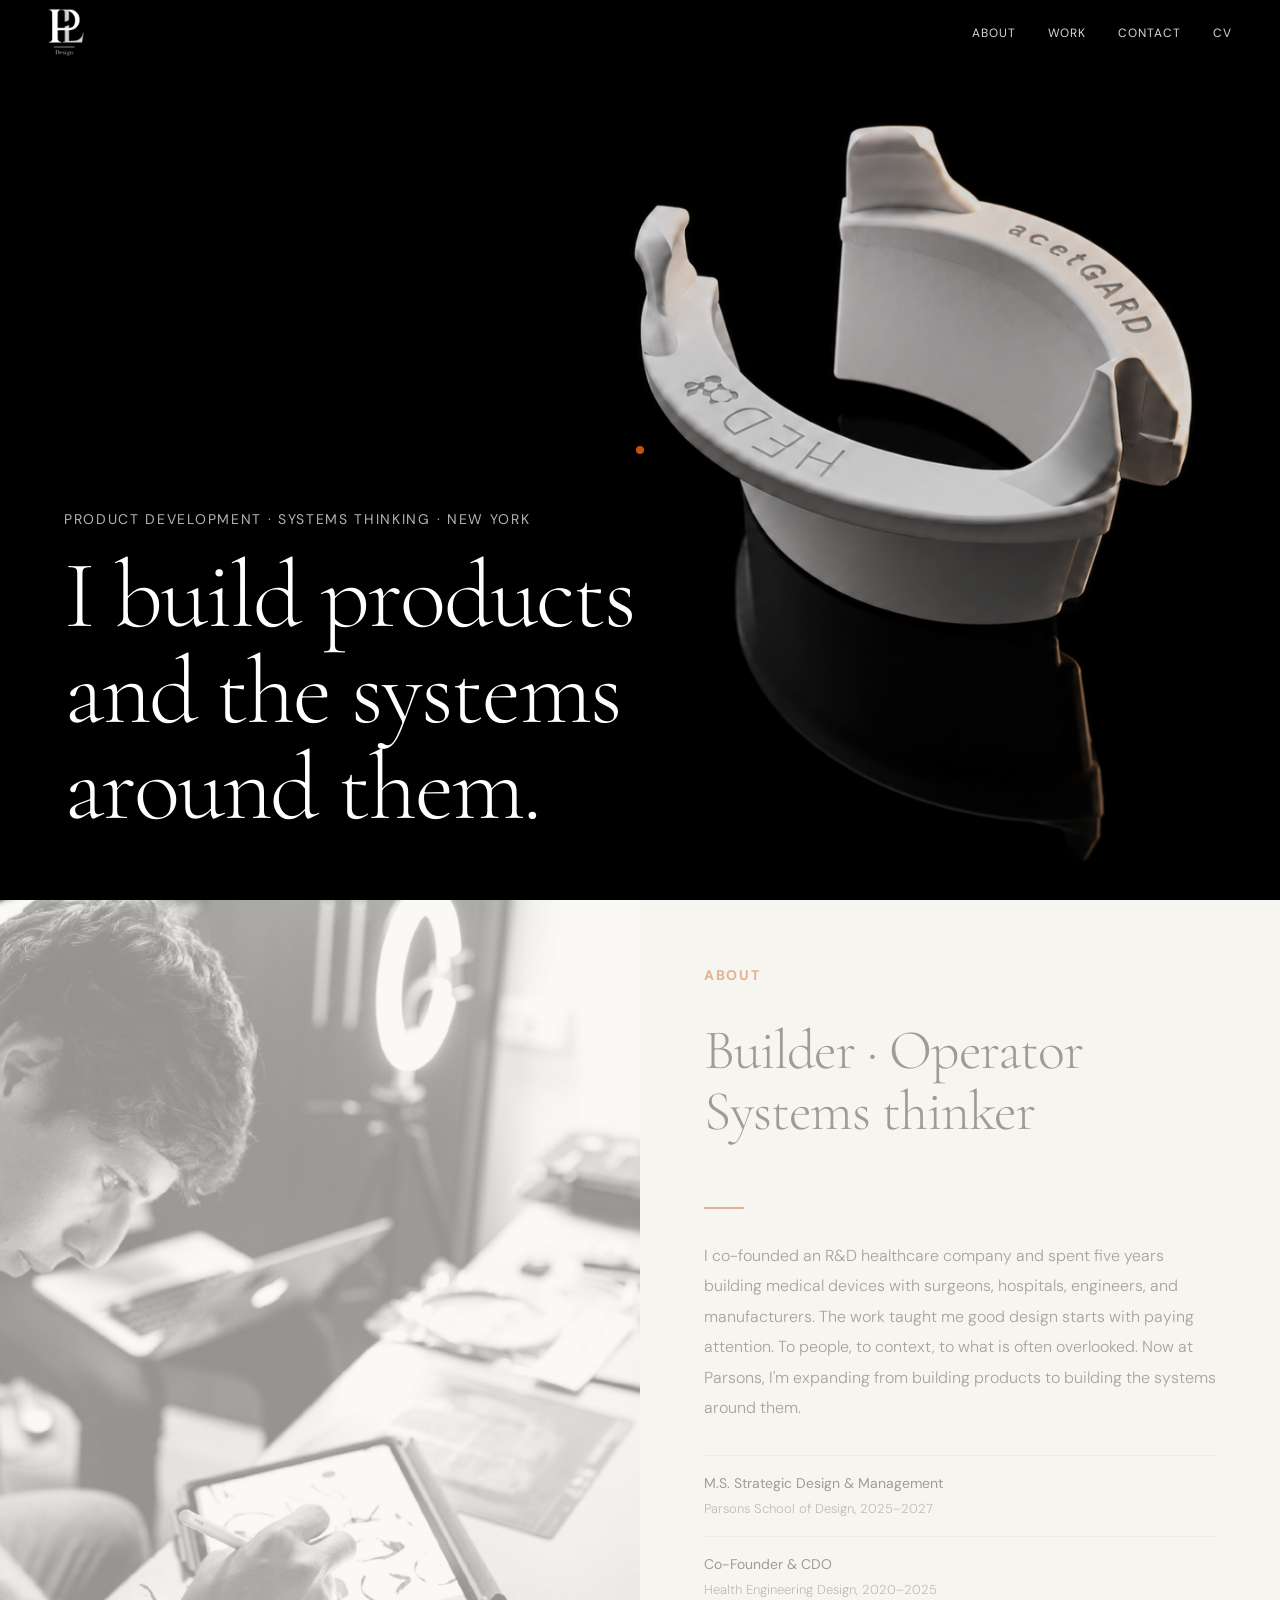
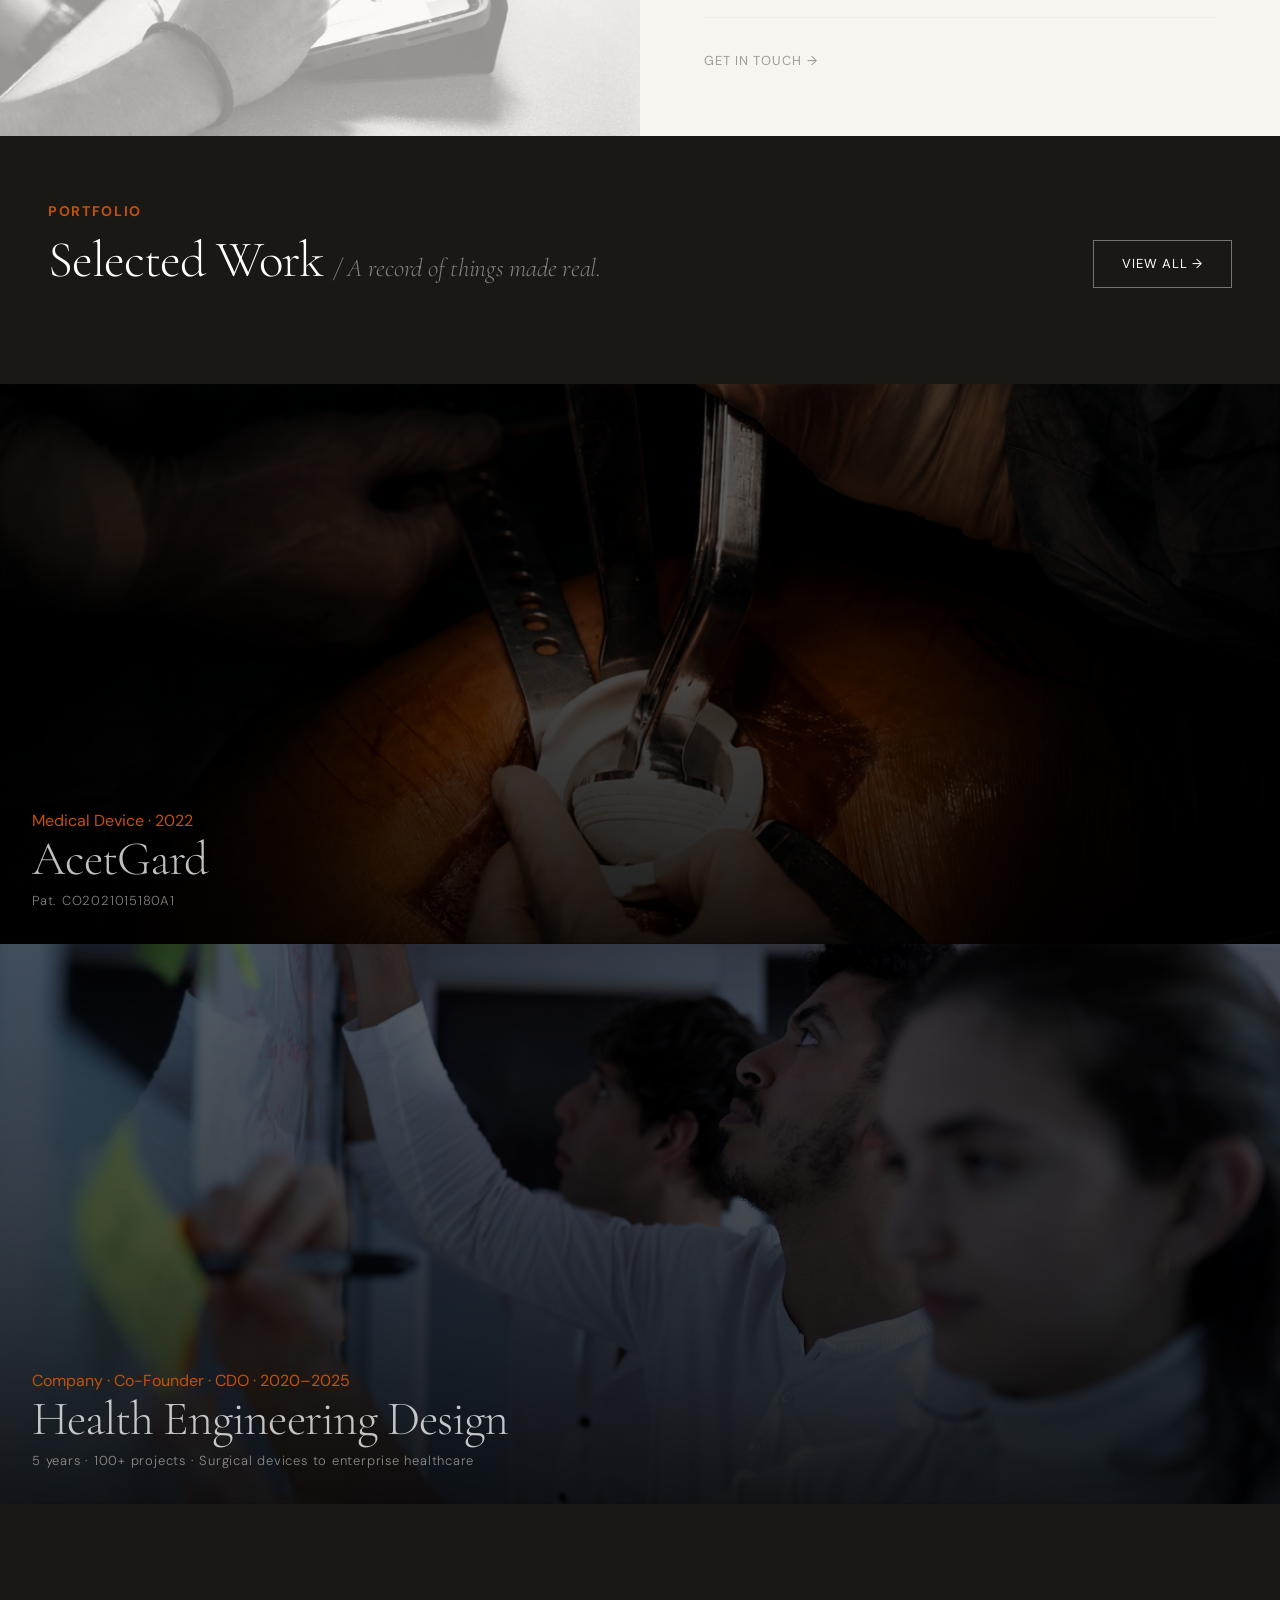
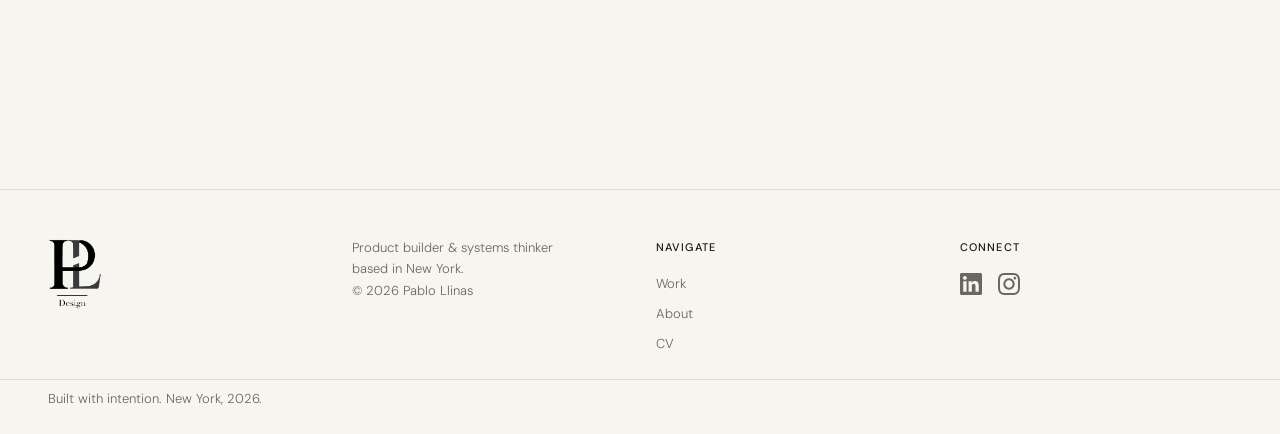
<file: index.html>
<!DOCTYPE html>
<html lang="en">
<head>
  <meta charset="UTF-8">
  <meta name="viewport" content="width=device-width, initial-scale=1.0">

  <!-- Primary Meta -->
  <title>Pablo Llinas — Product &amp; Innovation</title>
  <meta name="description" content="Pablo Llinas is a product builder and systems thinker with 8 years of experience in medical device development. Currently pursuing an M.S. in Strategic Design &amp; Management at Parsons, New York.">
  <meta name="author" content="Pablo Llinas">
  <meta name="robots" content="index, follow">

  <!-- Open Graph -->
  <meta property="og:type" content="website">
  <meta property="og:url" content="https://llinasdesign.com/">
  <meta property="og:title" content="Pablo Llinas — Product &amp; Innovation">
  <meta property="og:description" content="Product builder and systems thinker. Medical devices, innovation strategy, and the organizations around them.">
  <meta property="og:image" content="images/og-image.png">

  <!-- Twitter Card -->
  <meta name="twitter:card" content="summary_large_image">
  <meta name="twitter:title" content="Pablo Llinas — Product &amp; Innovation">
  <meta name="twitter:description" content="Product builder and systems thinker. Medical devices, innovation strategy, and the organizations around them.">
  <meta name="twitter:image" content="images/og-image.png">

  <!-- Canonical -->
  <link rel="canonical" href="https://llinasdesign.com/">

  <!-- Favicon -->
  <link rel="icon" type="image/svg+xml" href="images/favicon.svg">
  <link rel="alternate icon" type="image/png" href="images/favicon.svg">

  <!-- Stylesheet -->
  <link rel="stylesheet" href="css/style.css">
</head>

<body>

  <!-- =========================================================
       NAVIGATION
       ========================================================= -->
  <header class="nav" role="banner">
    <a href="/" class="nav__logo" aria-label="Pablo Llinas — Home">
      <img src="images/logo-pl-light.png" class="nav__logo-img nav__logo-img--light" alt="PL">
      <img src="images/logo-pl-dark.png"  class="nav__logo-img nav__logo-img--dark"  alt="PL">
    </a>

    <nav aria-label="Primary navigation">
      <ul class="nav__links">
        <li><a href="#about"   class="nav__link">About</a></li>
        <li><a href="projects.html" class="nav__link">Work</a></li>
        <li><a href="#contact" class="nav__link">Contact</a></li>
        <li>
          <a href="cv.html" class="nav__link nav__link--cta">CV</a>
        </li>
      </ul>
    </nav>
    <button class="nav__hamburger" aria-label="Open menu" aria-expanded="false">
      <span class="nav__hamburger-bar"></span>
      <span class="nav__hamburger-bar"></span>
      <span class="nav__hamburger-bar"></span>
    </button>
  </header>
  <div class="nav__mobile" aria-hidden="true">
    <ul class="nav__mobile-links">
      <li><a href="#about"      class="nav__mobile-link">About</a></li>
      <li><a href="projects.html" class="nav__mobile-link">Work</a></li>
      <li><a href="#contact"    class="nav__mobile-link">Contact</a></li>
      <li><a href="cv.html"     class="nav__mobile-link">CV</a></li>
    </ul>
  </div>


  <!-- =========================================================
       HERO
       ========================================================= -->
  <section class="hero" aria-label="Introduction">
    <img
      src="images/hero-acetgard.png"
      alt=""
      class="hero__image"
      role="presentation"
      fetchpriority="high"
    >
    <div class="hero__overlay" aria-hidden="true"></div>

    <div class="hero__content">
      <p class="hero__eyebrow">
        Product Development&nbsp;·&nbsp;Systems Thinking&nbsp;·&nbsp;New York
      </p>

      <h1 class="hero__heading" aria-label="I build products and the systems around them.">
        <span class="hero__line">I build products</span>
        <span class="hero__line">and the systems</span>
        <span class="hero__line">around them.</span>
      </h1>
    </div>
  </section>


  <!-- =========================================================
       ABOUT STRIP
       ========================================================= -->
  <section class="about" id="about" aria-labelledby="about-heading" data-nav-light>
    <div class="about__grid">

      <!-- Left: portrait -->
      <div class="about__image-wrap">
        <img src="images/about-pablo.jpg" alt="Pablo Llinas sketching on iPad, Prusa printer in background" class="about__image">
      </div>

      <!-- Right: text -->
      <div class="about__content">
        <p class="about__eyebrow">About</p>

        <h2 class="about__heading" id="about-heading">
          Builder · Operator<br>Systems thinker
        </h2>

        <div class="divider" aria-hidden="true"></div>

        <p class="about__body">
          I co-founded an R&amp;D healthcare company and spent five years building medical devices
          with surgeons, hospitals, engineers, and manufacturers. The work taught me good design
          starts with paying attention. To people, to context, to what is often overlooked. Now at
          Parsons, I'm expanding from building products to building the systems around them.
        </p>

        <ul class="about__credentials" aria-label="Credentials">
          <li class="about__credential">
            <span class="about__credential-title">M.S. Strategic Design &amp; Management</span>
            <span class="about__credential-meta">Parsons School of Design, 2025–2027</span>
          </li>
          <li class="about__credential">
            <span class="about__credential-title">Co-Founder &amp; CDO</span>
            <span class="about__credential-meta">Health Engineering Design, 2020–2025</span>
          </li>
        </ul>

        <a href="#contact" class="about__cta">Get in touch →</a>
      </div>

    </div>
  </section>


  <!-- =========================================================
       SELECTED WORK
       ========================================================= -->
  <section class="projects" id="work" aria-labelledby="work-heading">

    <div class="section">
      <div class="section-header">
        <div>
          <p class="section-eyebrow">Portfolio</p>
          <h2 class="section-heading" id="work-heading">Selected Work <span class="section-heading-sub">/ A record of things made real.</span></h2>
        </div>
        <a href="projects.html" class="btn btn--ghost" aria-label="View all projects">View all →</a>
      </div>
    </div>

    <!-- Card 1: AcetGard — full width -->
    <article class="project-card project-card--full">
      <a href="projects/acetgard.html" class="project-card__link" aria-label="View AcetGard project">
        <img
          src="images/acetgard-card.png"
          alt="AcetGard — acetabular cup positioning medical device"
          class="project-card__image"
          style="object-position: center 55%;"
          loading="lazy"
        >
        <div class="project-card__overlay" aria-hidden="true"></div>
        <div class="project-card__content">
          <p class="project-card__category">Medical Device · 2022</p>
          <h3 class="project-card__title">AcetGard</h3>
          <p class="project-card__subtitle">Pat. CO2021015180A1</p>
        </div>
        <span class="project-card__arrow" aria-hidden="true">→</span>
      </a>
    </article>

    <!-- Card 2: HED — full width -->
    <article class="project-card project-card--full">
      <a href="projects/hed.html" class="project-card__link" aria-label="View Health Engineering Design project">
        <img
          src="images/hed-team.jpg"
          alt="Health Engineering Design team — whiteboard session"
          class="project-card__image"
          loading="lazy"
        >
        <div class="project-card__overlay" aria-hidden="true"></div>
        <div class="project-card__content">
          <p class="project-card__category">Company · Co-Founder · CDO · 2020–2025</p>
          <h3 class="project-card__title">Health Engineering Design</h3>
          <p class="project-card__subtitle">5 years · 100+ projects · Surgical devices to enterprise healthcare</p>
        </div>
        <span class="project-card__arrow" aria-hidden="true">→</span>
      </a>
    </article>

    <!-- Card 3: Bayer — full width -->
    <article class="project-card project-card--full">
      <a href="projects/bayer.html" class="project-card__link" aria-label="View Bayer project">
        <img
          src="images/bayer-card.png"
          alt="Bayer — abstract network visualization, innovation systems"
          class="project-card__image"
          loading="lazy"
        >
        <div class="project-card__overlay" aria-hidden="true"></div>
        <div class="project-card__content">
          <p class="project-card__category">Innovation Systems · Consultant · 2026</p>
          <h3 class="project-card__title">Bayer — Value System Tracker</h3>
        </div>
        <span class="project-card__arrow" aria-hidden="true">→</span>
      </a>
    </article>

    <!-- Row 1: Hypnos + SkinGo -->
    <div class="project-card__row" role="list" aria-label="Project grid row">

      <article class="project-card project-card--half" role="listitem">
        <a href="projects/hypnos.html" class="project-card__link" aria-label="View Hypnos project">
          <img
            src="images/hypnos-card.jpg"
            alt="Hypnos — packaged product with branding"
            class="project-card__image"
            loading="lazy"
          >
          <div class="project-card__overlay" aria-hidden="true"></div>
          <div class="project-card__content">
            <p class="project-card__category">Medical Device · 2021</p>
            <h3 class="project-card__title">Hypnos</h3>
          </div>
          <span class="project-card__arrow" aria-hidden="true">→</span>
        </a>
      </article>

      <article class="project-card project-card--half" role="listitem">
        <a href="projects/skingo.html" class="project-card__link" aria-label="View SkinGo project">
          <img
            src="images/skingo-card.png"
            alt="SkinGo — medical device glove, black background"
            class="project-card__image"
            loading="lazy"
          >
          <div class="project-card__overlay" aria-hidden="true"></div>
          <div class="project-card__content">
            <p class="project-card__category">Medical Device · 2023</p>
            <h3 class="project-card__title">SkinGo</h3>
            <p class="project-card__subtitle">Pat. WO2022043956A1</p>
          </div>
          <span class="project-card__arrow" aria-hidden="true">→</span>
        </a>
      </article>

    </div>

    <!-- Row 2: Curva + More Work placeholder -->
    <div class="project-card__row" role="list" aria-label="Project grid row">

      <article class="project-card project-card--half" role="listitem">
        <a href="projects/curva.html" class="project-card__link" aria-label="View Curva project">
          <img
            src="images/curva-card.png"
            alt="Curva — orange bench render, editorial crop"
            class="project-card__image"
            loading="lazy"
          >
          <div class="project-card__overlay" aria-hidden="true"></div>
          <div class="project-card__content">
            <p class="project-card__category">Product Design · 2017</p>
            <h3 class="project-card__title">Curva</h3>
          </div>
          <span class="project-card__arrow" aria-hidden="true">→</span>
        </a>
      </article>

      <article class="project-card project-card--half" role="listitem">
        <a href="work.html" class="project-card__link" aria-label="View all work">
          <img
            src="images/more-work-card.jpg"
            alt="More work — speaker drawings"
            class="project-card__image"
            loading="lazy"
          >
          <div class="project-card__overlay" aria-hidden="true"></div>
          <div class="project-card__content">
            <h3 class="project-card__title">The Road<span style="font-style:italic;color:var(--white);margin-left:4px;letter-spacing:-0.05em">...</span></h3>
            <p class="project-card__subtitle">Design archive · 2014–2025 →</p>
          </div>
          <span class="project-card__arrow" aria-hidden="true">→</span>
        </a>
      </article>

    </div>

  </section>


  <!-- =========================================================
       CONTACT STRIP
       ========================================================= -->
  <section class="contact" id="contact" aria-labelledby="contact-heading">
    <div class="contact__inner section">

      <div class="contact__left">
        <h2 class="contact__heading" id="contact-heading">
          Let's work <em>together.</em>
        </h2>
      </div>

      <div class="contact__right">
        <a href="mailto:pablo.llinast@gmail.com" class="contact__email">
          pablo.llinast@gmail.com
        </a>

        <a href="tel:+17186026568" class="contact__phone">+1 718 602 6568</a>

        <ul class="contact__social" aria-label="Social links">
          <li>
            <a
              href="https://www.linkedin.com/in/pablo-llinas-tono/"
              class="contact__social-link"
              target="_blank"
              rel="noopener noreferrer"
              aria-label="Pablo Llinas on LinkedIn"
            >LinkedIn</a>
          </li>
          <li>
            <a
              href="https://www.instagram.com/p.llinasdesign"
              class="contact__social-link"
              target="_blank"
              rel="noopener noreferrer"
              aria-label="Pablo Llinas on Instagram"
            >Instagram</a>
          </li>
        </ul>
      </div>

    </div>
  </section>


  <!-- =========================================================
       FOOTER
       ========================================================= -->
  <footer class="footer" role="contentinfo" data-nav-light>
    <div class="footer__inner">

      <!-- Column 1: Logo -->
      <div class="footer__col">
        <img src="images/logo-pl-dark.png" alt="PL Design" class="footer__logo-img">
      </div>

      <!-- Column 2: Identity text -->
      <div class="footer__col">
        <p class="footer__tagline">Product builder &amp; systems thinker<br>based in New York.</p>
        <p class="footer__copy">© 2026 Pablo Llinas</p>
      </div>

      <!-- Column 3: Navigate -->
      <div class="footer__col">
        <p class="footer__heading">Navigate</p>
        <a href="projects.html" class="footer__link">Work</a>
        <a href="#about" class="footer__link">About</a>
        <a href="cv.html" class="footer__link">CV</a>
      </div>

      <!-- Column 4: Connect -->
      <div class="footer__col">
        <p class="footer__heading">Connect</p>
        <div class="footer__social">
          <a href="https://www.linkedin.com/in/pablo-llinas-tono/" class="footer__social-link" target="_blank" rel="noopener noreferrer" aria-label="LinkedIn">
            <svg xmlns="http://www.w3.org/2000/svg" viewBox="0 0 24 24" fill="currentColor" width="22" height="22"><path d="M20.447 20.452h-3.554v-5.569c0-1.328-.027-3.037-1.852-3.037-1.853 0-2.136 1.445-2.136 2.939v5.667H9.351V9h3.414v1.561h.046c.477-.9 1.637-1.85 3.37-1.85 3.601 0 4.267 2.37 4.267 5.455v6.286zM5.337 7.433c-1.144 0-2.063-.926-2.063-2.065 0-1.138.92-2.063 2.063-2.063 1.14 0 2.064.925 2.064 2.063 0 1.139-.925 2.065-2.064 2.065zm1.782 13.019H3.555V9h3.564v11.452zM22.225 0H1.771C.792 0 0 .774 0 1.729v20.542C0 23.227.792 24 1.771 24h20.451C23.2 24 24 23.227 24 22.271V1.729C24 .774 23.2 0 22.222 0h.003z"/></svg>
          </a>
          <a href="https://www.instagram.com/p.llinasdesign" class="footer__social-link" target="_blank" rel="noopener noreferrer" aria-label="Instagram">
            <svg xmlns="http://www.w3.org/2000/svg" viewBox="0 0 24 24" fill="currentColor" width="22" height="22"><path d="M12 2.163c3.204 0 3.584.012 4.85.07 3.252.148 4.771 1.691 4.919 4.919.058 1.265.069 1.645.069 4.849 0 3.205-.012 3.584-.069 4.849-.149 3.225-1.664 4.771-4.919 4.919-1.266.058-1.644.07-4.85.07-3.204 0-3.584-.012-4.849-.07-3.26-.149-4.771-1.699-4.919-4.92-.058-1.265-.07-1.644-.07-4.849 0-3.204.013-3.583.07-4.849.149-3.227 1.664-4.771 4.919-4.919 1.266-.057 1.645-.069 4.849-.069zM12 0C8.741 0 8.333.014 7.053.072 2.695.272.273 2.69.073 7.052.014 8.333 0 8.741 0 12c0 3.259.014 3.668.072 4.948.2 4.358 2.618 6.78 6.98 6.98C8.333 23.986 8.741 24 12 24c3.259 0 3.668-.014 4.948-.072 4.354-.2 6.782-2.618 6.979-6.98.059-1.28.073-1.689.073-4.948 0-3.259-.014-3.667-.072-4.947-.196-4.354-2.617-6.78-6.979-6.98C15.668.014 15.259 0 12 0zm0 5.838c-3.403 0-6.162 2.759-6.162 6.162S8.597 18.163 12 18.163s6.162-2.759 6.162-6.162S15.403 5.838 12 5.838zm0 10.162c-2.209 0-4-1.79-4-4 0-2.209 1.791-4 4-4s4 1.791 4 4c0 2.21-1.791 4-4 4zm6.406-11.845c-.796 0-1.441.645-1.441 1.44s.645 1.44 1.441 1.44c.795 0 1.439-.645 1.439-1.44s-.644-1.44-1.439-1.44z"/></svg>
          </a>
        </div>
      </div>

    </div>

    <div class="footer__bottom">
      <p class="footer__copy">Built with intention. New York, 2026.</p>
    </div>
  </footer>


  <!-- Script -->
  <script src="js/main.js" defer></script>

</body>
</html>
</file>
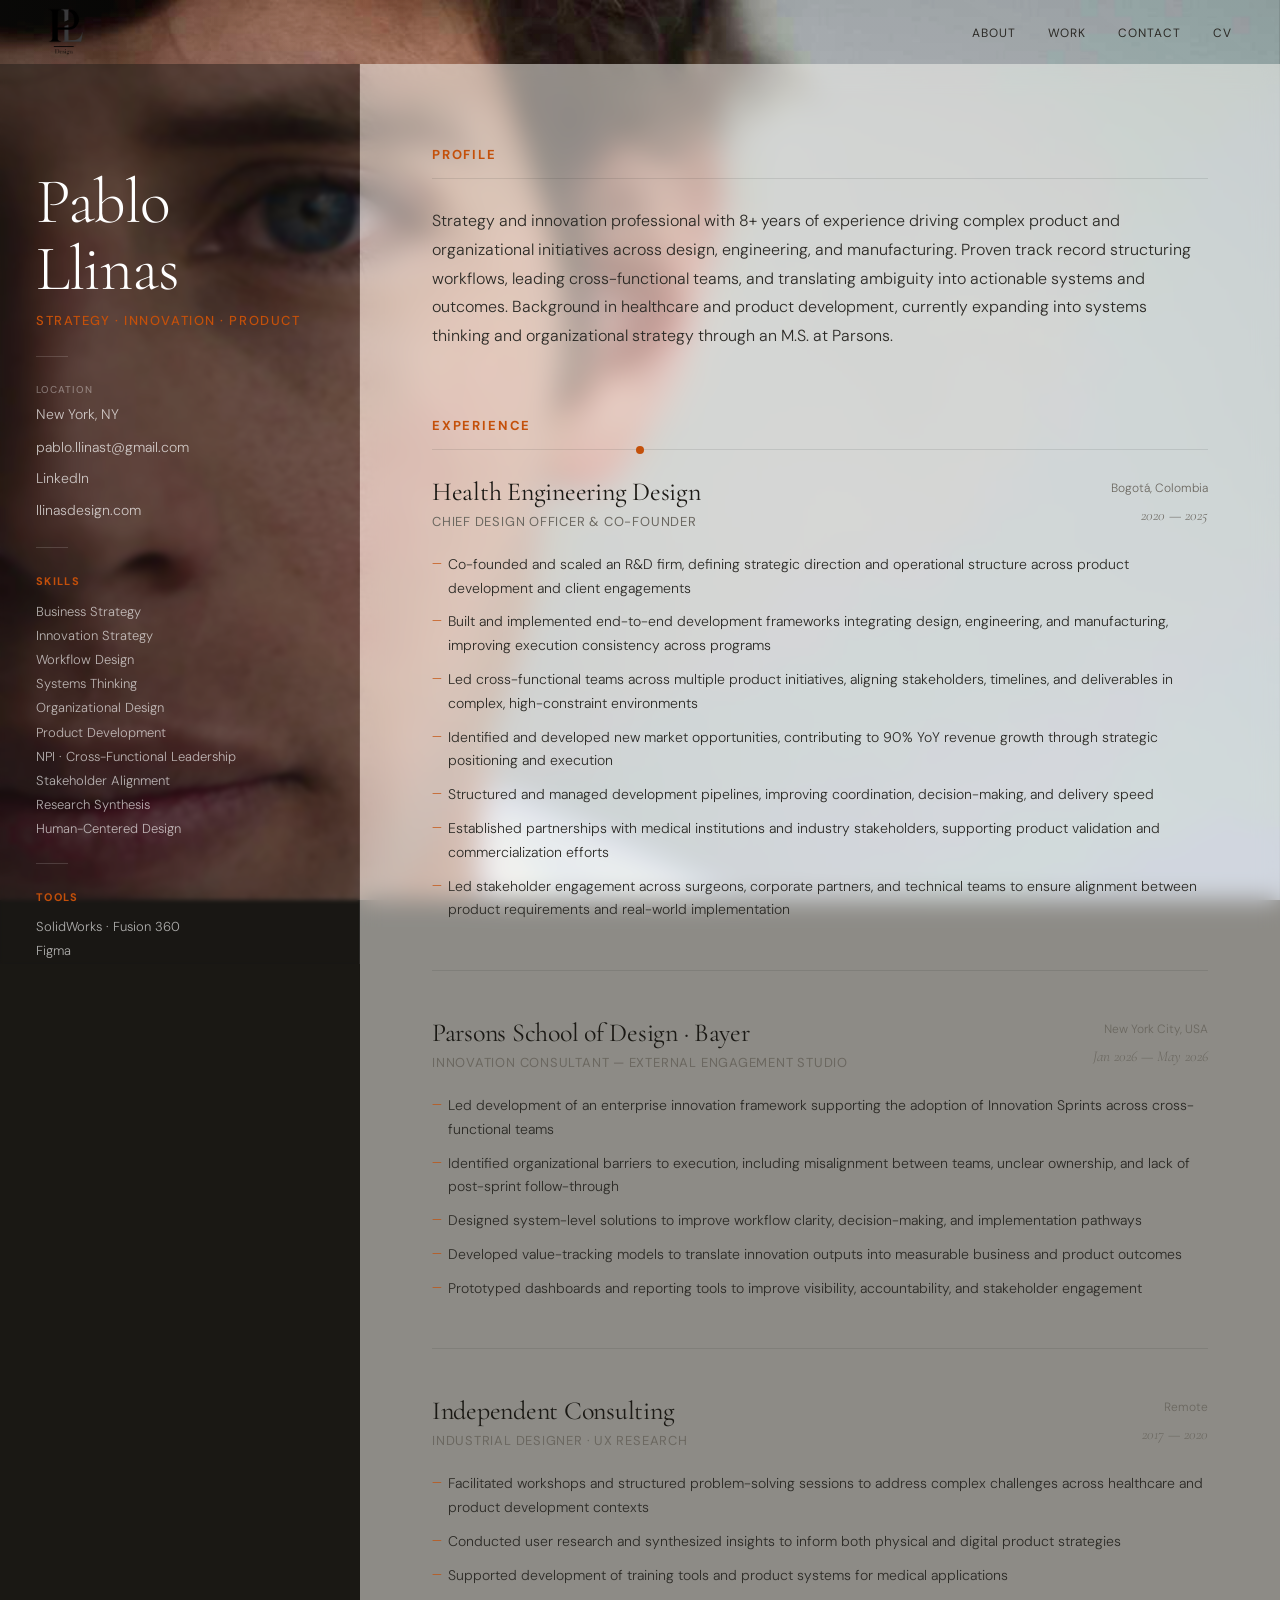
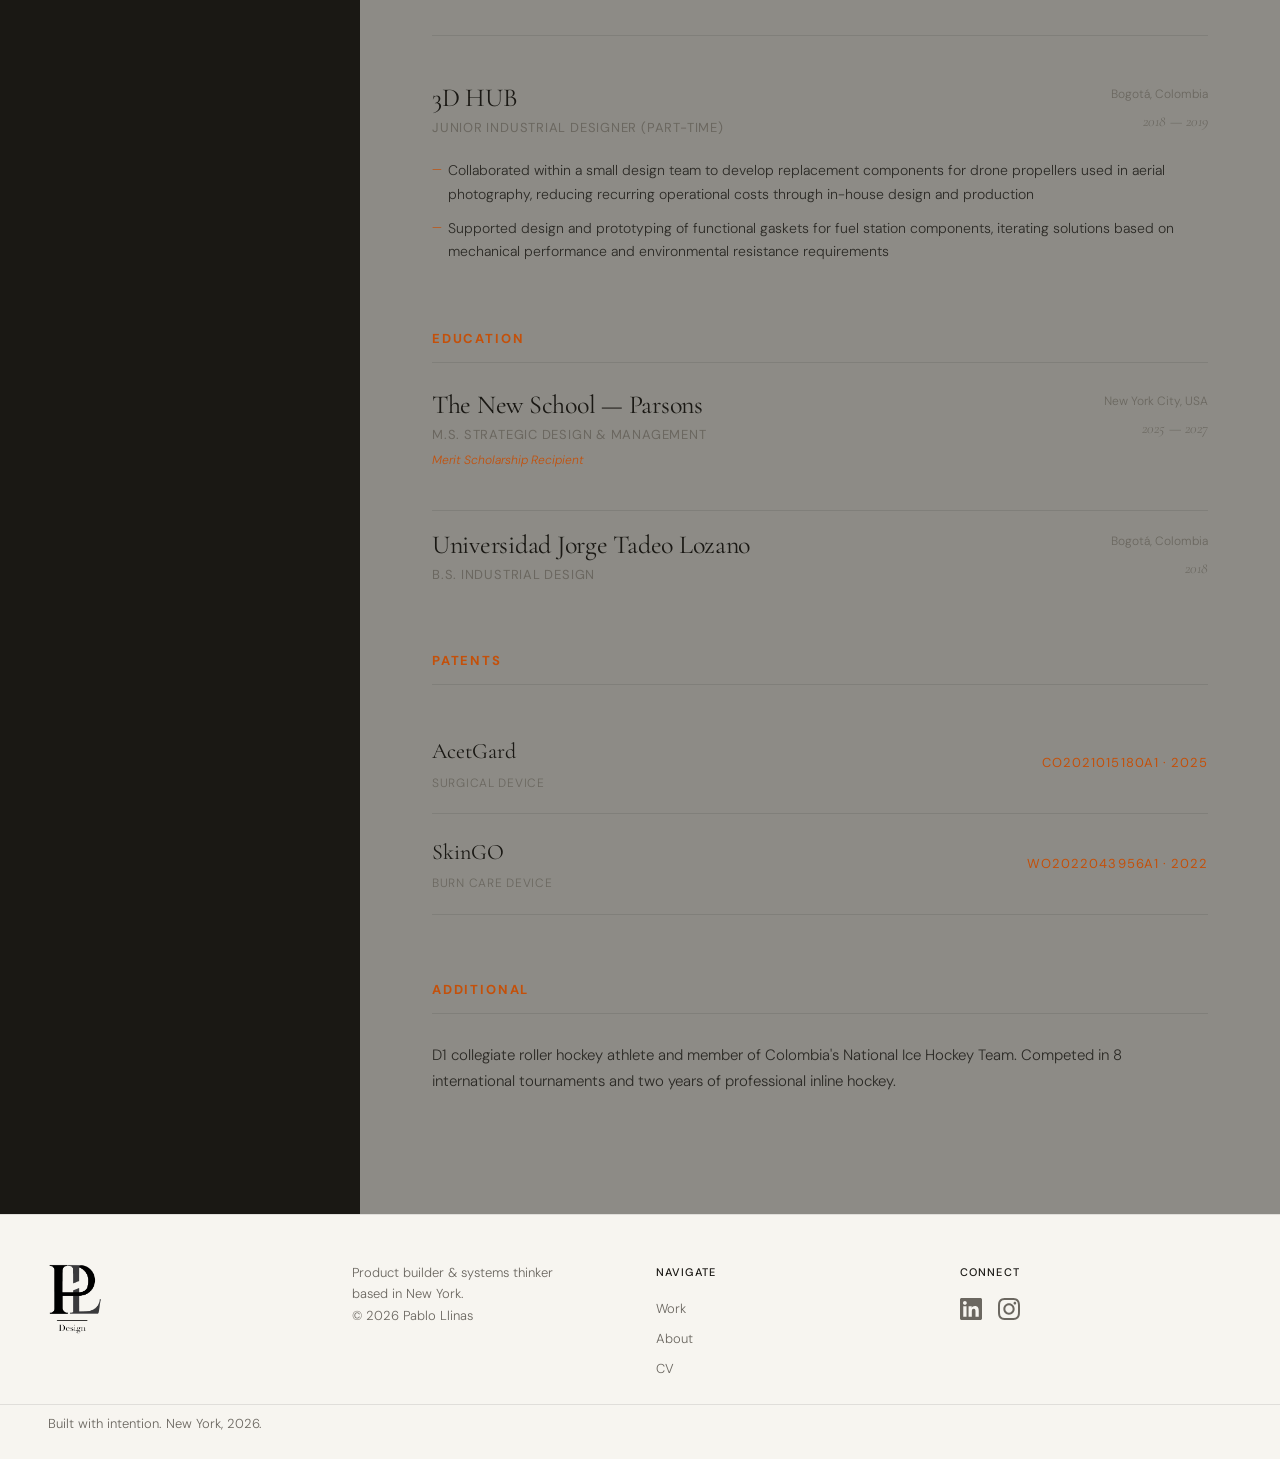
<file: cv.html>
<!DOCTYPE html>
<html lang="en">
<head>
  <meta charset="UTF-8">
  <meta name="viewport" content="width=device-width, initial-scale=1.0">
  <title>CV — Pablo Llinas</title>
  <meta name="description" content="Pablo Llinas — Strategy and innovation professional. CV and background.">
  <link rel="icon" type="image/svg+xml" href="images/favicon.svg">
  <link rel="stylesheet" href="css/style.css">
  <link rel="stylesheet" href="css/cv.css">
</head>

<body class="cv-page" data-nav-light>

  <!-- FULL-PAGE BACKGROUND PHOTO -->
  <div class="cv-bg" aria-hidden="true">
    <img src="images/cv-hero.jpg" alt="" class="cv-bg__img">
    <div class="cv-bg__overlay"></div>
  </div>

  <!-- NAV -->
  <header class="nav" role="banner">
    <a href="index.html" class="nav__logo" aria-label="Pablo Llinas — Home">
      <img src="images/logo-pl-light.png" class="nav__logo-img nav__logo-img--light" alt="PL">
      <img src="images/logo-pl-dark.png"  class="nav__logo-img nav__logo-img--dark"  alt="PL">
    </a>
    <nav aria-label="Primary navigation">
      <ul class="nav__links">
        <li><a href="index.html#about"   class="nav__link">About</a></li>
        <li><a href="projects.html"      class="nav__link">Work</a></li>
        <li><a href="index.html#contact" class="nav__link">Contact</a></li>
        <li><a href="cv.html"            class="nav__link nav__link--active-page">CV</a></li>
      </ul>
    </nav>
    <button class="nav__hamburger" aria-label="Open menu" aria-expanded="false">
      <span class="nav__hamburger-bar"></span>
      <span class="nav__hamburger-bar"></span>
      <span class="nav__hamburger-bar"></span>
    </button>
  </header>
  <div class="nav__mobile" aria-hidden="true">
    <ul class="nav__mobile-links">
      <li><a href="index.html#about"   class="nav__mobile-link">About</a></li>
      <li><a href="projects.html"      class="nav__mobile-link">Work</a></li>
      <li><a href="index.html#contact" class="nav__mobile-link">Contact</a></li>
      <li><a href="cv.html"            class="nav__mobile-link">CV</a></li>
    </ul>
  </div>

  <!-- CV LAYOUT -->
  <main class="cv-main">

    <!-- LEFT SIDEBAR -->
    <aside class="cv-sidebar">
      <div class="cv-sidebar__info">
        <h1 class="cv-sidebar__name">Pablo<br>Llinas</h1>
        <p class="cv-sidebar__title">Strategy · Innovation · Product</p>

        <div class="cv-sidebar__divider"></div>

        <ul class="cv-sidebar__contact">
          <li>
            <span class="cv-sidebar__contact-label">Location</span>
            <span class="cv-sidebar__contact-value">New York, NY</span>
          </li>
          <li>
            <a href="mailto:pablo.llinast@gmail.com" class="cv-sidebar__contact-link">
              pablo.llinast@gmail.com
            </a>
          </li>
          <li>
            <a href="https://www.linkedin.com/in/pablo-llinas-tono/" class="cv-sidebar__contact-link" target="_blank" rel="noopener noreferrer">
              LinkedIn
            </a>
          </li>
          <li>
            <a href="index.html" class="cv-sidebar__contact-link">
              llinasdesign.com
            </a>
          </li>
        </ul>

        <div class="cv-sidebar__divider"></div>

        <div class="cv-sidebar__skills">
          <p class="cv-sidebar__skills-label">Skills</p>
          <ul class="cv-sidebar__skills-list">
            <li>Business Strategy</li>
            <li>Innovation Strategy</li>
            <li>Workflow Design</li>
            <li>Systems Thinking</li>
            <li>Organizational Design</li>
            <li>Product Development</li>
            <li>NPI · Cross-Functional Leadership</li>
            <li>Stakeholder Alignment</li>
            <li>Research Synthesis</li>
            <li>Human-Centered Design</li>
          </ul>
        </div>

        <div class="cv-sidebar__divider"></div>

        <div class="cv-sidebar__tools">
          <p class="cv-sidebar__skills-label">Tools</p>
          <ul class="cv-sidebar__skills-list">
            <li>SolidWorks · Fusion 360</li>
            <li>Figma</li>
            <li>Adobe Creative Suite</li>
            <li>Additive Manufacturing</li>
          </ul>
        </div>


        <div class="cv-sidebar__divider"></div>

        <div class="cv-sidebar__languages">
          <p class="cv-sidebar__skills-label">Languages</p>
          <ul class="cv-sidebar__skills-list">
            <li>English — Native</li>
            <li>Spanish — Native</li>
          </ul>
        </div>

        <div class="cv-sidebar__download">
          <a href="files/pablo-llinas-cv.pdf" class="cv-download-btn" target="_blank" rel="noopener noreferrer">
            Download CV PDF →
          </a>
        </div>
      </div>
    </aside>

    <!-- RIGHT CONTENT — CV Body -->
    <div class="cv-content">

      <!-- Profile -->
      <section class="cv-section">
        <p class="cv-section__eyebrow">Profile</p>
        <p class="cv-section__body cv-section__body--lead">
          Strategy and innovation professional with 8+ years of experience driving complex product and organizational initiatives across design, engineering, and manufacturing. Proven track record structuring workflows, leading cross-functional teams, and translating ambiguity into actionable systems and outcomes. Background in healthcare and product development, currently expanding into systems thinking and organizational strategy through an M.S. at Parsons.
        </p>
      </section>

      <!-- Experience -->
      <section class="cv-section">
        <p class="cv-section__eyebrow">Experience</p>

        <div class="cv-role">
          <div class="cv-role__header">
            <div class="cv-role__left">
              <h2 class="cv-role__company">Health Engineering Design</h2>
              <p class="cv-role__title">Chief Design Officer & Co-Founder</p>
            </div>
            <div class="cv-role__right">
              <p class="cv-role__location">Bogotá, Colombia</p>
              <p class="cv-role__date">2020 — 2025</p>
            </div>
          </div>
          <ul class="cv-role__bullets">
            <li>Co-founded and scaled an R&D firm, defining strategic direction and operational structure across product development and client engagements</li>
            <li>Built and implemented end-to-end development frameworks integrating design, engineering, and manufacturing, improving execution consistency across programs</li>
            <li>Led cross-functional teams across multiple product initiatives, aligning stakeholders, timelines, and deliverables in complex, high-constraint environments</li>
            <li>Identified and developed new market opportunities, contributing to 90% YoY revenue growth through strategic positioning and execution</li>
            <li>Structured and managed development pipelines, improving coordination, decision-making, and delivery speed</li>
            <li>Established partnerships with medical institutions and industry stakeholders, supporting product validation and commercialization efforts</li>
            <li>Led stakeholder engagement across surgeons, corporate partners, and technical teams to ensure alignment between product requirements and real-world implementation</li>
          </ul>
        </div>

        <div class="cv-role">
          <div class="cv-role__header">
            <div class="cv-role__left">
              <h2 class="cv-role__company">Parsons School of Design · Bayer</h2>
              <p class="cv-role__title">Innovation Consultant — External Engagement Studio</p>
            </div>
            <div class="cv-role__right">
              <p class="cv-role__location">New York City, USA</p>
              <p class="cv-role__date">Jan 2026 — May 2026</p>
            </div>
          </div>
          <ul class="cv-role__bullets">
            <li>Led development of an enterprise innovation framework supporting the adoption of Innovation Sprints across cross-functional teams</li>
            <li>Identified organizational barriers to execution, including misalignment between teams, unclear ownership, and lack of post-sprint follow-through</li>
            <li>Designed system-level solutions to improve workflow clarity, decision-making, and implementation pathways</li>
            <li>Developed value-tracking models to translate innovation outputs into measurable business and product outcomes</li>
            <li>Prototyped dashboards and reporting tools to improve visibility, accountability, and stakeholder engagement</li>
          </ul>
        </div>

        <div class="cv-role">
          <div class="cv-role__header">
            <div class="cv-role__left">
              <h2 class="cv-role__company">Independent Consulting</h2>
              <p class="cv-role__title">Industrial Designer · UX Research</p>
            </div>
            <div class="cv-role__right">
              <p class="cv-role__location">Remote</p>
              <p class="cv-role__date">2017 — 2020</p>
            </div>
          </div>
          <ul class="cv-role__bullets">
            <li>Facilitated workshops and structured problem-solving sessions to address complex challenges across healthcare and product development contexts</li>
            <li>Conducted user research and synthesized insights to inform both physical and digital product strategies</li>
            <li>Supported development of training tools and product systems for medical applications</li>
          </ul>
        </div>

        <div class="cv-role">
          <div class="cv-role__header">
            <div class="cv-role__left">
              <h2 class="cv-role__company">3D HUB</h2>
              <p class="cv-role__title">Junior Industrial Designer (Part-Time)</p>
            </div>
            <div class="cv-role__right">
              <p class="cv-role__location">Bogotá, Colombia</p>
              <p class="cv-role__date">2018 — 2019</p>
            </div>
          </div>
          <ul class="cv-role__bullets">
            <li>Collaborated within a small design team to develop replacement components for drone propellers used in aerial photography, reducing recurring operational costs through in-house design and production</li>
            <li>Supported design and prototyping of functional gaskets for fuel station components, iterating solutions based on mechanical performance and environmental resistance requirements</li>
          </ul>
        </div>

      </section>

      <!-- Education -->
      <section class="cv-section">
        <p class="cv-section__eyebrow">Education</p>

        <div class="cv-role cv-role--edu">
          <div class="cv-role__header">
            <div class="cv-role__left">
              <h2 class="cv-role__company">The New School — Parsons</h2>
              <p class="cv-role__title">M.S. Strategic Design & Management</p>
              <p class="cv-role__note">Merit Scholarship Recipient</p>
            </div>
            <div class="cv-role__right">
              <p class="cv-role__location">New York City, USA</p>
              <p class="cv-role__date">2025 — 2027</p>
            </div>
          </div>
        </div>

        <div class="cv-role cv-role--edu">
          <div class="cv-role__header">
            <div class="cv-role__left">
              <h2 class="cv-role__company">Universidad Jorge Tadeo Lozano</h2>
              <p class="cv-role__title">B.S. Industrial Design</p>
            </div>
            <div class="cv-role__right">
              <p class="cv-role__location">Bogotá, Colombia</p>
              <p class="cv-role__date">2018</p>
            </div>
          </div>
        </div>
      </section>

      <!-- Patents -->
      <section class="cv-section">
        <p class="cv-section__eyebrow">Patents</p>

        <div class="cv-patents">
          <div class="cv-patent">
            <div class="cv-patent__left">
              <p class="cv-patent__name">AcetGard</p>
              <p class="cv-patent__desc">Surgical Device</p>
            </div>
            <p class="cv-patent__number">CO2021015180A1 · 2025</p>
          </div>
          <div class="cv-patent">
            <div class="cv-patent__left">
              <p class="cv-patent__name">SkinGO</p>
              <p class="cv-patent__desc">Burn Care Device</p>
            </div>
            <p class="cv-patent__number">WO2022043956A1 · 2022</p>
          </div>
        </div>
      </section>

      <!-- Additional -->
      <section class="cv-section cv-section--last">
        <p class="cv-section__eyebrow">Additional</p>
        <p class="cv-section__body">
          D1 collegiate roller hockey athlete and member of Colombia's National Ice Hockey Team. Competed in 8 international tournaments and two years of professional inline hockey.
        </p>
      </section>

    </div>
  </main>

  <!-- FOOTER -->
  <footer class="footer" role="contentinfo" data-nav-light>
    <div class="footer__inner">

      <!-- Column 1: Logo -->
      <div class="footer__col">
        <img src="images/logo-pl-dark.png" alt="PL Design" class="footer__logo-img">
      </div>

      <!-- Column 2: Identity text -->
      <div class="footer__col">
        <p class="footer__tagline">Product builder &amp; systems thinker<br>based in New York.</p>
        <p class="footer__copy">© 2026 Pablo Llinas</p>
      </div>

      <!-- Column 3: Navigate -->
      <div class="footer__col">
        <p class="footer__heading">Navigate</p>
        <a href="index.html#work" class="footer__link">Work</a>
        <a href="index.html#about" class="footer__link">About</a>
        <a href="cv.html" class="footer__link">CV</a>
      </div>

      <!-- Column 4: Connect -->
      <div class="footer__col">
        <p class="footer__heading">Connect</p>
        <div class="footer__social">
          <a href="https://www.linkedin.com/in/pablo-llinas-tono/" class="footer__social-link" target="_blank" rel="noopener noreferrer" aria-label="LinkedIn">
            <svg xmlns="http://www.w3.org/2000/svg" viewBox="0 0 24 24" fill="currentColor" width="22" height="22"><path d="M20.447 20.452h-3.554v-5.569c0-1.328-.027-3.037-1.852-3.037-1.853 0-2.136 1.445-2.136 2.939v5.667H9.351V9h3.414v1.561h.046c.477-.9 1.637-1.85 3.37-1.85 3.601 0 4.267 2.37 4.267 5.455v6.286zM5.337 7.433c-1.144 0-2.063-.926-2.063-2.065 0-1.138.92-2.063 2.063-2.063 1.14 0 2.064.925 2.064 2.063 0 1.139-.925 2.065-2.064 2.065zm1.782 13.019H3.555V9h3.564v11.452zM22.225 0H1.771C.792 0 0 .774 0 1.729v20.542C0 23.227.792 24 1.771 24h20.451C23.2 24 24 23.227 24 22.271V1.729C24 .774 23.2 0 22.222 0h.003z"/></svg>
          </a>
          <a href="https://www.instagram.com/p.llinasdesign" class="footer__social-link" target="_blank" rel="noopener noreferrer" aria-label="Instagram">
            <svg xmlns="http://www.w3.org/2000/svg" viewBox="0 0 24 24" fill="currentColor" width="22" height="22"><path d="M12 2.163c3.204 0 3.584.012 4.85.07 3.252.148 4.771 1.691 4.919 4.919.058 1.265.069 1.645.069 4.849 0 3.205-.012 3.584-.069 4.849-.149 3.225-1.664 4.771-4.919 4.919-1.266.058-1.644.07-4.85.07-3.204 0-3.584-.012-4.849-.07-3.26-.149-4.771-1.699-4.919-4.92-.058-1.265-.07-1.644-.07-4.849 0-3.204.013-3.583.07-4.849.149-3.227 1.664-4.771 4.919-4.919 1.266-.057 1.645-.069 4.849-.069zM12 0C8.741 0 8.333.014 7.053.072 2.695.272.273 2.69.073 7.052.014 8.333 0 8.741 0 12c0 3.259.014 3.668.072 4.948.2 4.358 2.618 6.78 6.98 6.98C8.333 23.986 8.741 24 12 24c3.259 0 3.668-.014 4.948-.072 4.354-.2 6.782-2.618 6.979-6.98.059-1.28.073-1.689.073-4.948 0-3.259-.014-3.667-.072-4.947-.196-4.354-2.617-6.78-6.979-6.98C15.668.014 15.259 0 12 0zm0 5.838c-3.403 0-6.162 2.759-6.162 6.162S8.597 18.163 12 18.163s6.162-2.759 6.162-6.162S15.403 5.838 12 5.838zm0 10.162c-2.209 0-4-1.79-4-4 0-2.209 1.791-4 4-4s4 1.791 4 4c0 2.21-1.791 4-4 4zm6.406-11.845c-.796 0-1.441.645-1.441 1.44s.645 1.44 1.441 1.44c.795 0 1.439-.645 1.439-1.44s-.644-1.44-1.439-1.44z"/></svg>
          </a>
        </div>
      </div>

    </div>

    <div class="footer__bottom">
      <p class="footer__copy">Built with intention. New York, 2026.</p>
    </div>
  </footer>

  <script src="js/main.js" defer></script>

</body>
</html>
</file>
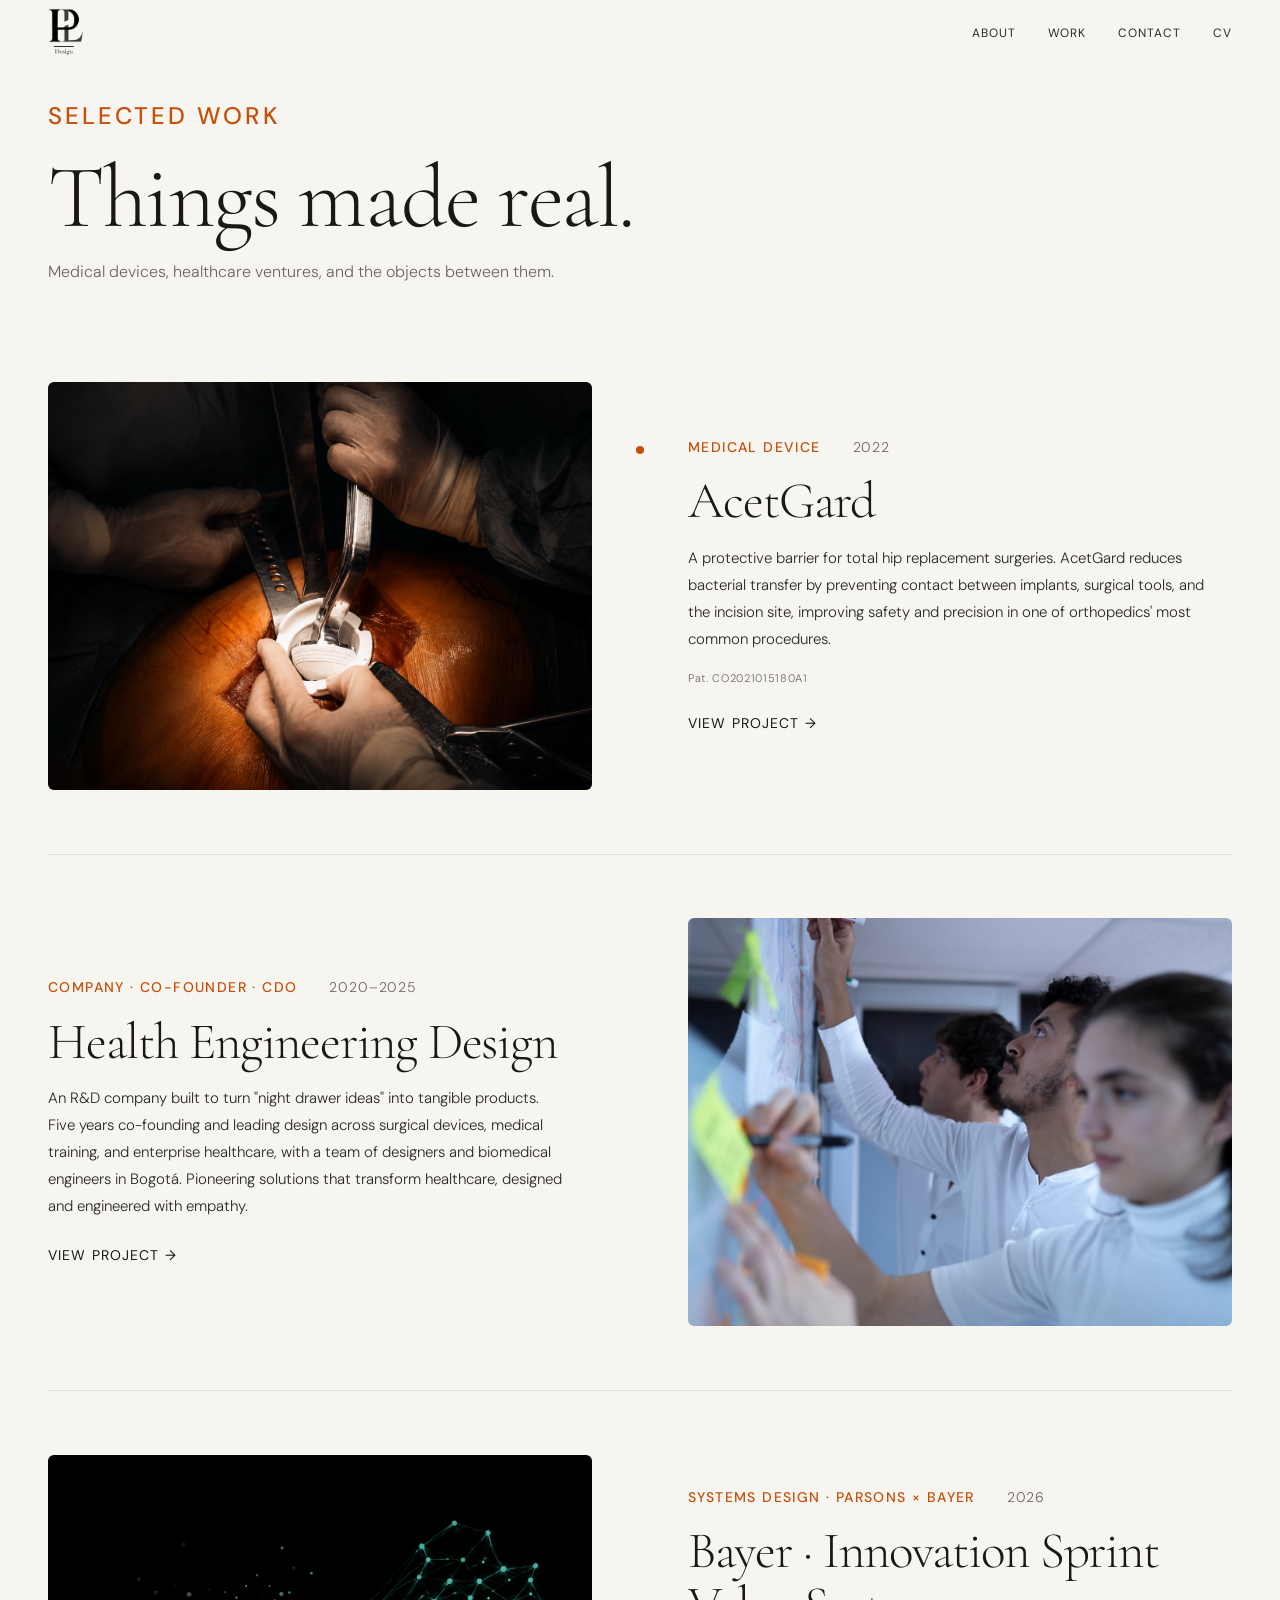
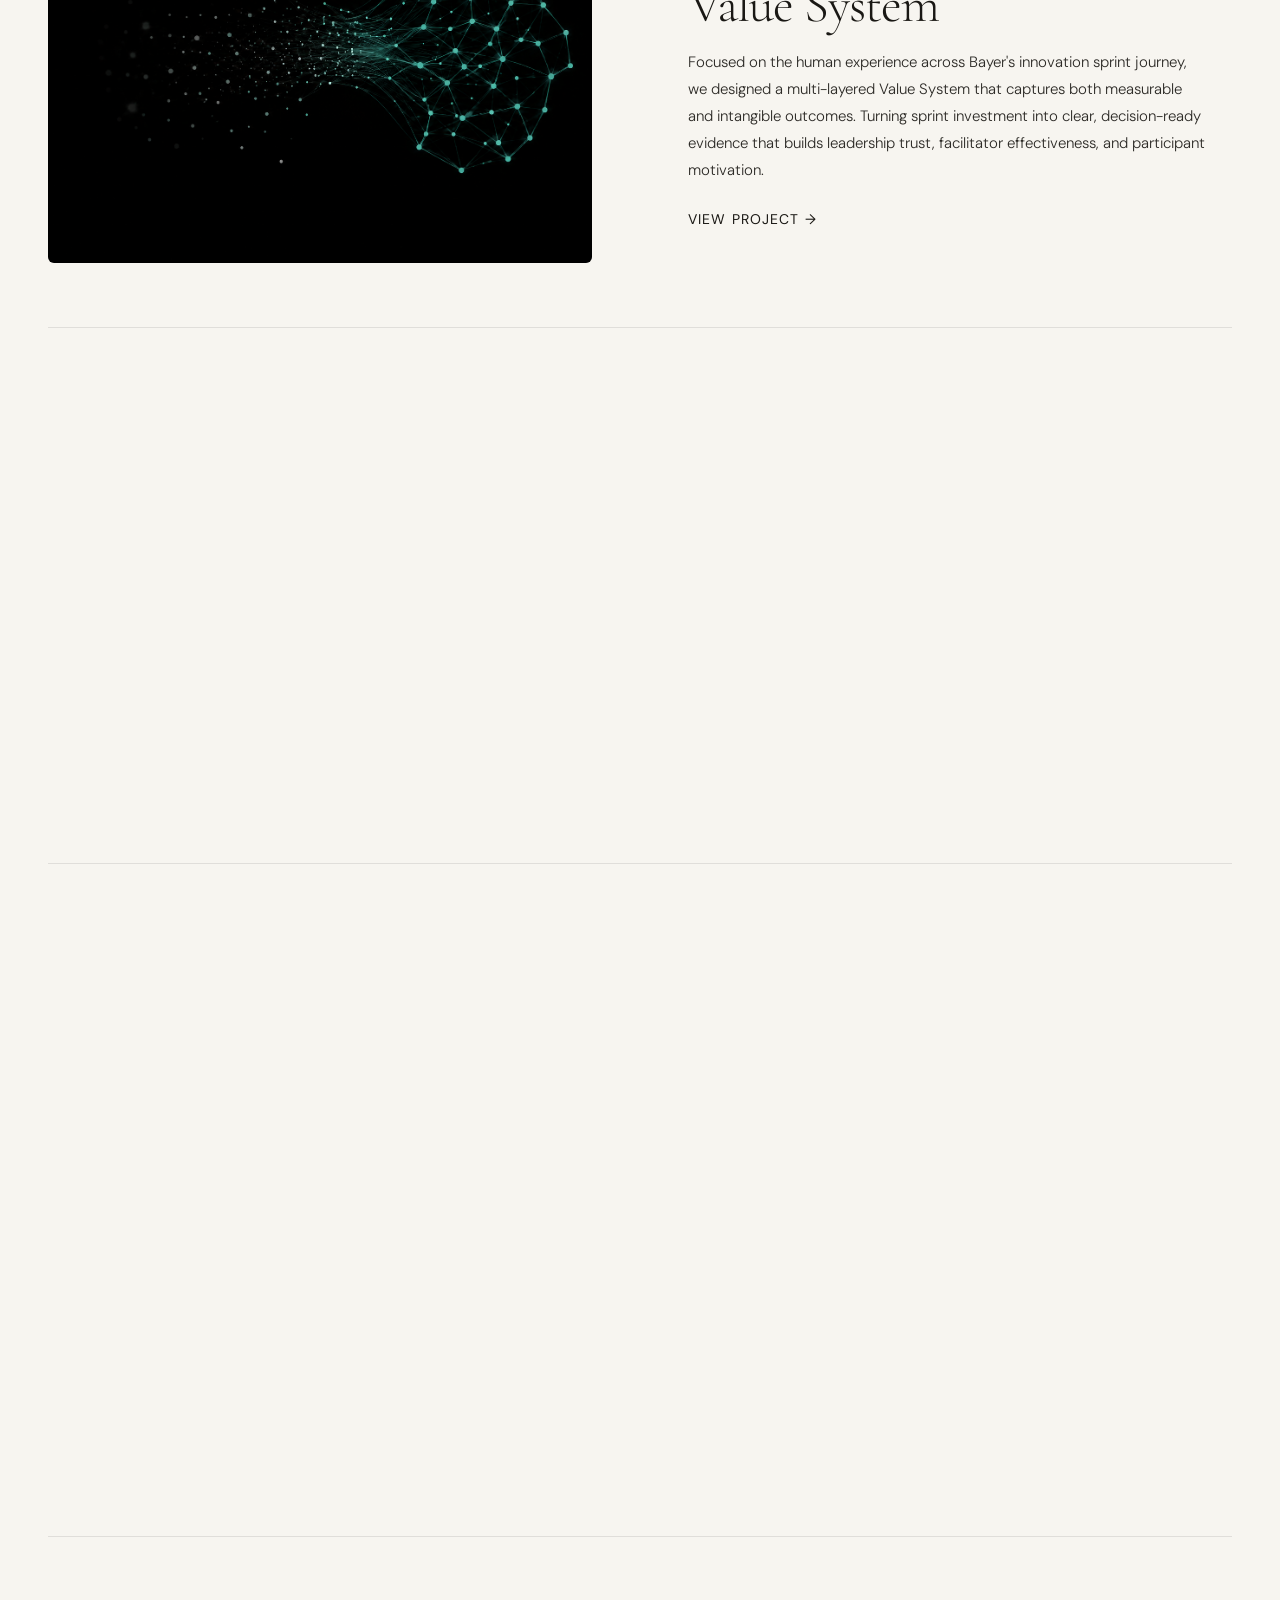
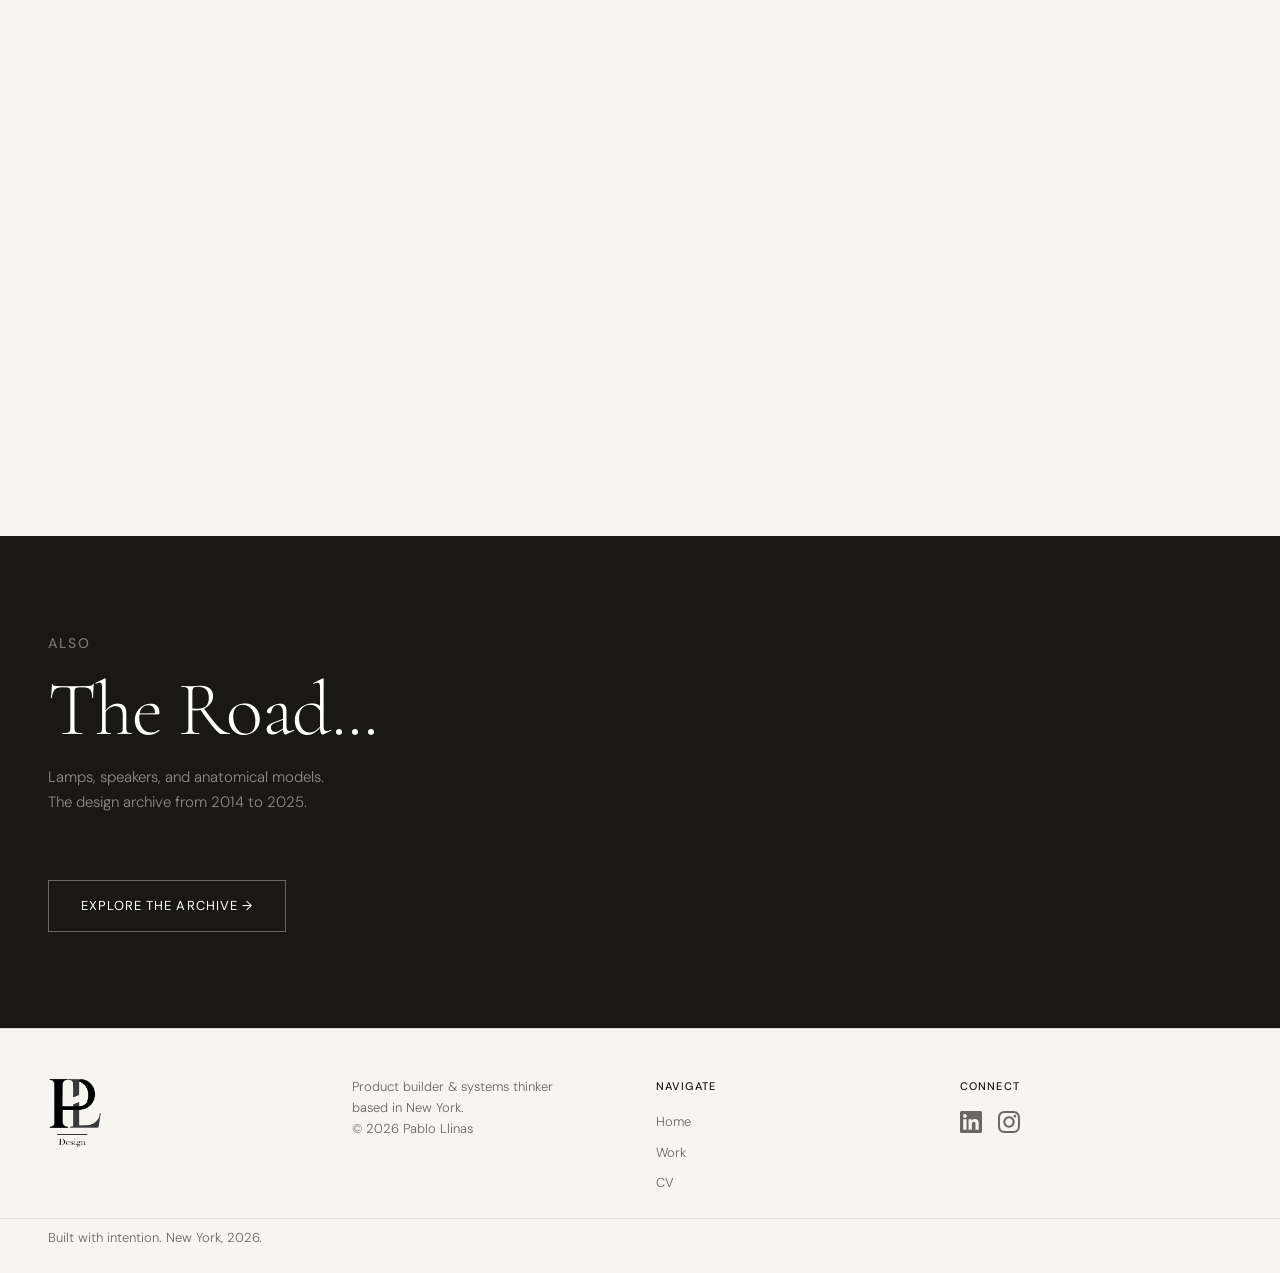
<file: projects.html>
<!DOCTYPE html>
<html lang="en">
<head>
  <meta charset="UTF-8">
  <meta name="viewport" content="width=device-width, initial-scale=1.0">
  <title>Work — Pablo Llinas</title>
  <meta name="description" content="Selected work by Pablo Llinas — medical devices, healthcare innovation, and product design.">
  <link rel="icon" type="image/svg+xml" href="images/favicon.svg">
  <link rel="stylesheet" href="css/style.css">
  <link rel="stylesheet" href="css/projects.css">
</head>

<body>

  <!-- NAV -->
  <header class="nav" role="banner">
    <a href="index.html" class="nav__logo" aria-label="Pablo Llinas — Home">
      <img src="images/logo-pl-light.png" class="nav__logo-img nav__logo-img--light" alt="PL">
      <img src="images/logo-pl-dark.png"  class="nav__logo-img nav__logo-img--dark"  alt="PL">
    </a>
    <nav aria-label="Primary navigation">
      <ul class="nav__links">
        <li><a href="index.html#about"   class="nav__link">About</a></li>
        <li><a href="projects.html"      class="nav__link nav__link--active-page">Work</a></li>
        <li><a href="index.html#contact" class="nav__link">Contact</a></li>
        <li><a href="cv.html"            class="nav__link">CV</a></li>
      </ul>
    </nav>
    <button class="nav__hamburger" aria-label="Open menu" aria-expanded="false">
      <span class="nav__hamburger-bar"></span>
      <span class="nav__hamburger-bar"></span>
      <span class="nav__hamburger-bar"></span>
    </button>
  </header>
  <div class="nav__mobile" aria-hidden="true">
    <ul class="nav__mobile-links">
      <li><a href="index.html#about"   class="nav__mobile-link">About</a></li>
      <li><a href="projects.html"      class="nav__mobile-link">Work</a></li>
      <li><a href="index.html#contact" class="nav__mobile-link">Contact</a></li>
      <li><a href="cv.html"            class="nav__mobile-link">CV</a></li>
    </ul>
  </div>


  <!-- =========================================================
       PAGE HEADER
       ========================================================= -->
  <section class="proj-header" data-nav-light>
    <div class="proj-header__inner">
      <p class="proj-header__eyebrow">Selected Work</p>
      <h1 class="proj-header__heading">Things made real.</h1>
      <p class="proj-header__sub">Medical devices, healthcare ventures, and the objects between them.</p>
    </div>
  </section>


  <!-- =========================================================
       PROJECT LIST
       ========================================================= -->
  <section class="proj-list" data-nav-light>

    <!-- AcetGard -->
    <article class="proj-item">
      <a href="projects/acetgard.html" class="proj-item__link" aria-label="View AcetGard project">
        <div class="proj-item__img-wrap">
          <img src="images/acetgard-card.png" alt="AcetGard — acetabular cup positioning device" class="proj-item__img" loading="lazy">
        </div>
        <div class="proj-item__content">
          <div class="proj-item__meta-row">
            <span class="proj-item__category">Medical Device</span>
            <span class="proj-item__year">2022</span>
          </div>
          <h2 class="proj-item__title">AcetGard</h2>
          <p class="proj-item__desc">A protective barrier for total hip replacement surgeries. AcetGard reduces bacterial transfer by preventing contact between implants, surgical tools, and the incision site, improving safety and precision in one of orthopedics' most common procedures.</p>
          <p class="proj-item__patent">Pat. CO2021015180A1</p>
          <span class="proj-item__cta">View project →</span>
        </div>
      </a>
    </article>

    <div class="proj-divider" aria-hidden="true"></div>

    <!-- Health Engineering Design -->
    <article class="proj-item proj-item--reverse">
      <a href="projects/hed.html" class="proj-item__link" aria-label="View Health Engineering Design project">
        <div class="proj-item__img-wrap">
          <img src="images/hed-team.jpg" alt="Health Engineering Design team" class="proj-item__img" loading="lazy">
        </div>
        <div class="proj-item__content">
          <div class="proj-item__meta-row">
            <span class="proj-item__category">Company · Co-Founder · CDO</span>
            <span class="proj-item__year">2020–2025</span>
          </div>
          <h2 class="proj-item__title">Health Engineering Design</h2>
          <p class="proj-item__desc">An R&D company built to turn "night drawer ideas" into tangible products. Five years co-founding and leading design across surgical devices, medical training, and enterprise healthcare, with a team of designers and biomedical engineers in Bogotá. Pioneering solutions that transform healthcare, designed and engineered with empathy.</p>
          <span class="proj-item__cta">View project →</span>
        </div>
      </a>
    </article>

    <div class="proj-divider" aria-hidden="true"></div>

    <!-- Bayer -->
    <article class="proj-item">
      <a href="projects/bayer.html" class="proj-item__link" aria-label="View Bayer project">
        <div class="proj-item__img-wrap">
          <img src="images/bayer-card.png" alt="Bayer — Value System Tracker" class="proj-item__img" style="object-position: right center;" loading="lazy">
        </div>
        <div class="proj-item__content">
          <div class="proj-item__meta-row">
            <span class="proj-item__category">Systems Design · Parsons × Bayer</span>
            <span class="proj-item__year">2026</span>
          </div>
          <h2 class="proj-item__title">Bayer · Innovation Sprint Value System</h2>
          <p class="proj-item__desc">Focused on the human experience across Bayer's innovation sprint journey, we designed a multi-layered Value System that captures both measurable and intangible outcomes. Turning sprint investment into clear, decision-ready evidence that builds leadership trust, facilitator effectiveness, and participant motivation.</p>
          <span class="proj-item__cta">View project →</span>
        </div>
      </a>
    </article>

    <div class="proj-divider" aria-hidden="true"></div>

    <!-- Hypnos -->
    <article class="proj-item proj-item--reverse">
      <a href="projects/hypnos.html" class="proj-item__link" aria-label="View Hypnos project">
        <div class="proj-item__img-wrap">
          <img src="images/hypnos-card.jpg" alt="Hypnos — post-op recovery brace" class="proj-item__img" loading="lazy">
        </div>
        <div class="proj-item__content">
          <div class="proj-item__meta-row">
            <span class="proj-item__category">Medical Device</span>
            <span class="proj-item__year">2021</span>
          </div>
          <h2 class="proj-item__title">Hypnos<span class="reg">®</span></h2>
          <p class="proj-item__desc">Hypnos® is an ergonomically designed brace that allows patients to safely rest on their side without any risk after hip replacement surgery. Made of high-density memory foam and pressure-relief technology, Hypnos® ensures optimal hip and spinal alignment, weight distribution, and post-op stability, providing comfort, security, and peace of mind throughout recovery.</p>
          <span class="proj-item__cta">View project →</span>
        </div>
      </a>
    </article>

    <div class="proj-divider" aria-hidden="true"></div>

    <!-- SkinGo -->
    <article class="proj-item">
      <a href="projects/skingo.html" class="proj-item__link" aria-label="View SkinGo project">
        <div class="proj-item__img-wrap" style="aspect-ratio: 1/1;">
          <img src="images/skingo-card.png" alt="SkinGo — dermoabrasion glove" class="proj-item__img" style="object-position: center top;" loading="lazy">
        </div>
        <div class="proj-item__content">
          <div class="proj-item__meta-row">
            <span class="proj-item__category">Medical Device</span>
            <span class="proj-item__year">2023</span>
          </div>
          <h2 class="proj-item__title">SkinGo</h2>
          <p class="proj-item__desc">A surgical glove with integrated 3D printed micro-patterned dermabrasion surfaces for burn wound debridement. SkinGo replaces aggressive tools with a tactile, ergonomic interface, enabling surgeons to remove necrotic tissue. Preserving healthy skin and reducing burn patients face severe skin degradation, leading to infections, delayed healing, and increased scarring.</p>
          <p class="proj-item__patent">Pat. WO2022043956A1</p>
          <span class="proj-item__cta">View project →</span>
        </div>
      </a>
    </article>

    <div class="proj-divider" aria-hidden="true"></div>

    <!-- Curva -->
    <article class="proj-item proj-item--reverse">
      <a href="projects/curva.html" class="proj-item__link" aria-label="View Curva project">
        <div class="proj-item__img-wrap">
          <img src="images/curva-card.png" alt="Curva — bench" class="proj-item__img" loading="lazy">
        </div>
        <div class="proj-item__content">
          <div class="proj-item__meta-row">
            <span class="proj-item__category">Product Design · Furniture</span>
            <span class="proj-item__year">2017</span>
          </div>
          <h2 class="proj-item__title">Curva</h2>
          <p class="proj-item__desc">An exploration of fluidity, balance, and ergonomics. Curva emerged from a series of geometric studies, iterating through dynamic curves and intersecting surfaces until form and function became indistinguishable.</p>
          <span class="proj-item__cta">View project →</span>
        </div>
      </a>
    </article>

  </section>


  <!-- =========================================================
       ARCHIVE CTA
       ========================================================= -->
  <section class="proj-archive" data-nav-light>
    <div class="proj-archive__inner">
      <p class="proj-archive__label">Also</p>
      <h2 class="proj-archive__heading">The Road<span class="proj-archive__ellipsis">...</span></h2>
      <p class="proj-archive__sub">Lamps, speakers, and anatomical models.<br>The design archive from 2014 to 2025.</p>
      <a href="work.html" class="btn btn--outline">Explore the archive →</a>
    </div>
  </section>


  <!-- =========================================================
       FOOTER
       ========================================================= -->
  <footer class="footer" role="contentinfo" data-nav-light>
    <div class="footer__inner">

      <div class="footer__col">
        <img src="images/logo-pl-dark.png" alt="PL Design" class="footer__logo-img">
      </div>

      <div class="footer__col">
        <p class="footer__tagline">Product builder &amp; systems thinker<br>based in New York.</p>
        <p class="footer__copy">© 2026 Pablo Llinas</p>
      </div>

      <div class="footer__col">
        <p class="footer__heading">Navigate</p>
        <a href="index.html" class="footer__link">Home</a>
        <a href="projects.html" class="footer__link">Work</a>
        <a href="cv.html" class="footer__link">CV</a>
      </div>

      <div class="footer__col">
        <p class="footer__heading">Connect</p>
        <div class="footer__social">
          <a href="https://www.linkedin.com/in/pablo-llinas-tono/" class="footer__social-link" target="_blank" rel="noopener noreferrer" aria-label="LinkedIn">
            <svg xmlns="http://www.w3.org/2000/svg" viewBox="0 0 24 24" fill="currentColor" width="22" height="22"><path d="M20.447 20.452h-3.554v-5.569c0-1.328-.027-3.037-1.852-3.037-1.853 0-2.136 1.445-2.136 2.939v5.667H9.351V9h3.414v1.561h.046c.477-.9 1.637-1.85 3.37-1.85 3.601 0 4.267 2.37 4.267 5.455v6.286zM5.337 7.433c-1.144 0-2.063-.926-2.063-2.065 0-1.138.92-2.063 2.063-2.063 1.14 0 2.064.925 2.064 2.063 0 1.139-.925 2.065-2.064 2.065zm1.782 13.019H3.555V9h3.564v11.452zM22.225 0H1.771C.792 0 0 .774 0 1.729v20.542C0 23.227.792 24 1.771 24h20.451C23.2 24 24 23.227 24 22.271V1.729C24 .774 23.2 0 22.222 0h.003z"/></svg>
          </a>
          <a href="https://www.instagram.com/p.llinasdesign" class="footer__social-link" target="_blank" rel="noopener noreferrer" aria-label="Instagram">
            <svg xmlns="http://www.w3.org/2000/svg" viewBox="0 0 24 24" fill="currentColor" width="22" height="22"><path d="M12 2.163c3.204 0 3.584.012 4.85.07 3.252.148 4.771 1.691 4.919 4.919.058 1.265.069 1.645.069 4.849 0 3.205-.012 3.584-.069 4.849-.149 3.225-1.664 4.771-4.919 4.919-1.266.058-1.644.07-4.85.07-3.204 0-3.584-.012-4.849-.07-3.26-.149-4.771-1.699-4.919-4.92-.058-1.265-.07-1.644-.07-4.849 0-3.204.013-3.583.07-4.849.149-3.227 1.664-4.771 4.919-4.919 1.266-.057 1.645-.069 4.849-.069zM12 0C8.741 0 8.333.014 7.053.072 2.695.272.273 2.69.073 7.052.014 8.333 0 8.741 0 12c0 3.259.014 3.668.072 4.948.2 4.358 2.618 6.78 6.98 6.98C8.333 23.986 8.741 24 12 24c3.259 0 3.668-.014 4.948-.072 4.354-.2 6.782-2.618 6.979-6.98.059-1.28.073-1.689.073-4.948 0-3.259-.014-3.667-.072-4.947-.196-4.354-2.617-6.78-6.979-6.98C15.668.014 15.259 0 12 0zm0 5.838c-3.403 0-6.162 2.759-6.162 6.162S8.597 18.163 12 18.163s6.162-2.759 6.162-6.162S15.403 5.838 12 5.838zm0 10.162c-2.209 0-4-1.79-4-4 0-2.209 1.791-4 4-4s4 1.791 4 4c0 2.21-1.791 4-4 4zm6.406-11.845c-.796 0-1.441.645-1.441 1.44s.645 1.44 1.441 1.44c.795 0 1.439-.645 1.439-1.44s-.644-1.44-1.439-1.44z"/></svg>
          </a>
        </div>
      </div>

    </div>

    <div class="footer__bottom">
      <p class="footer__copy">Built with intention. New York, 2026.</p>
    </div>
  </footer>

  <script src="js/main.js" defer></script>

</body>
</html>
</file>
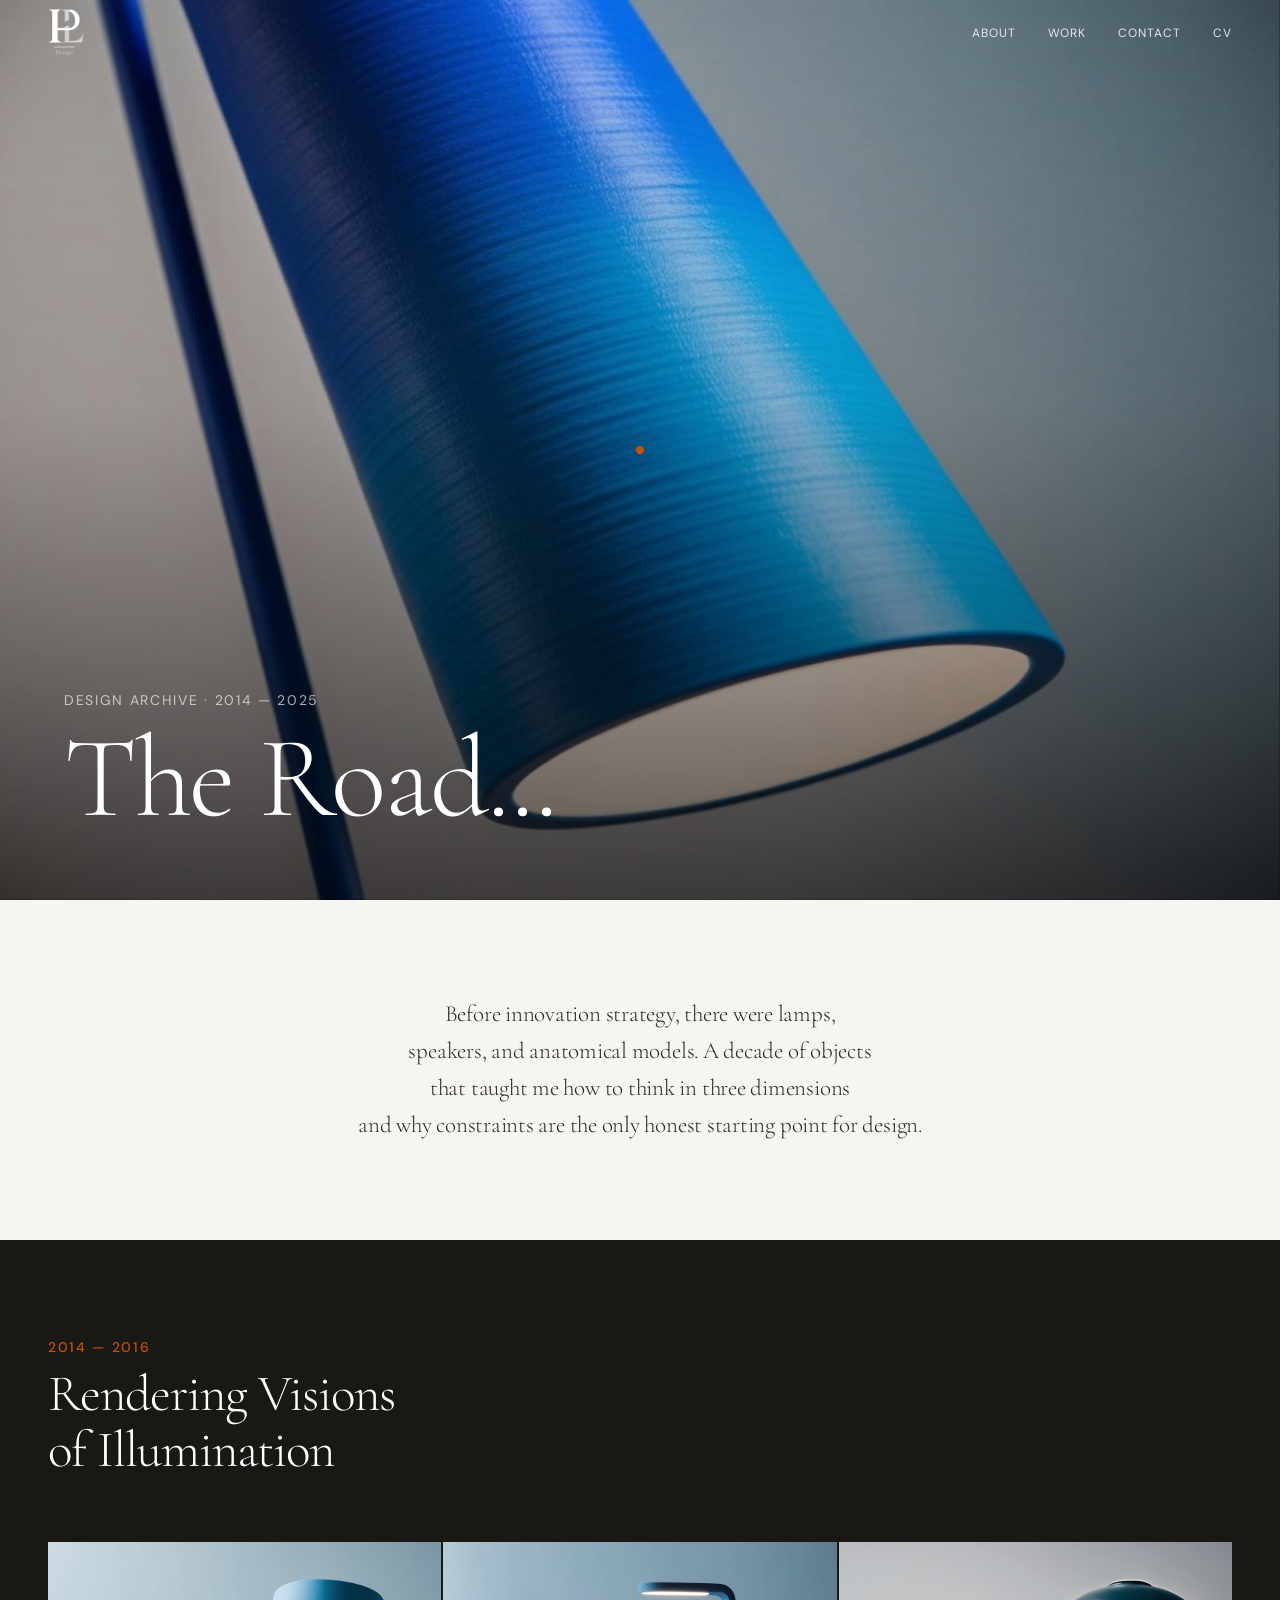
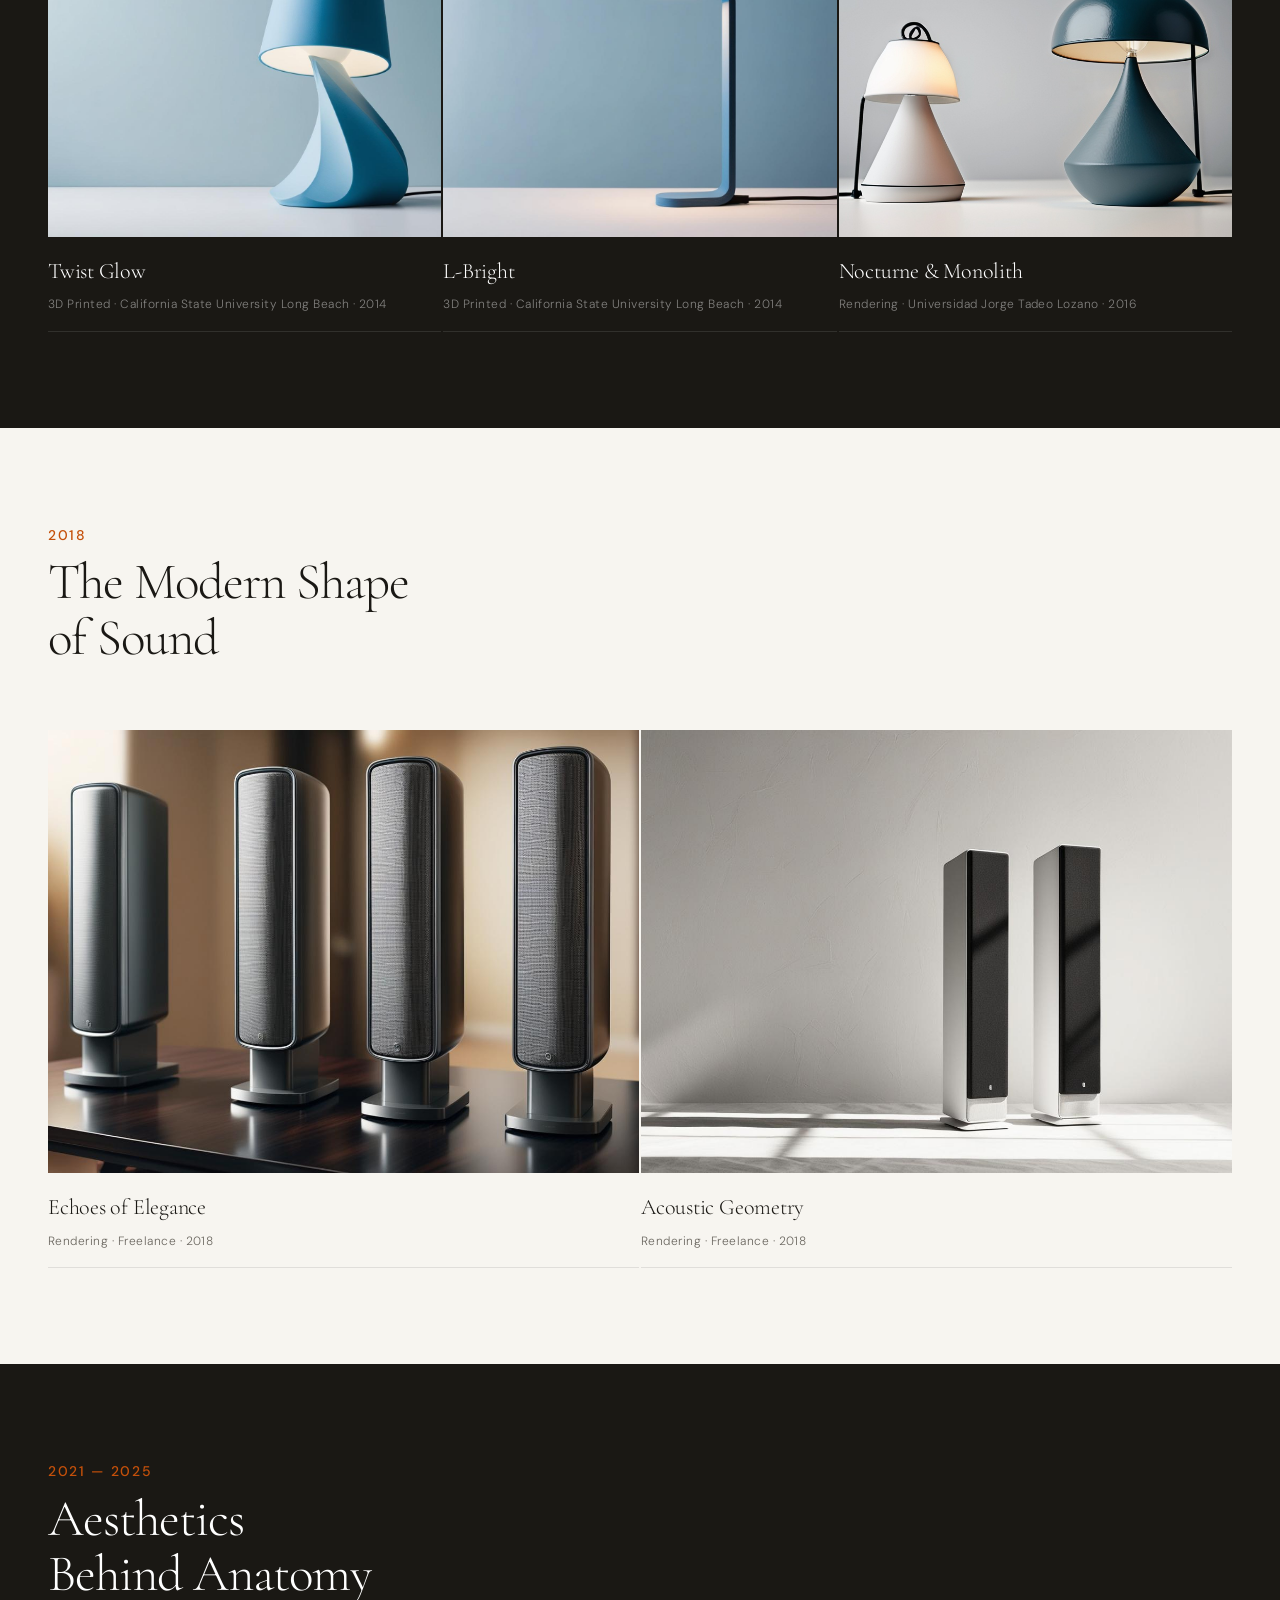
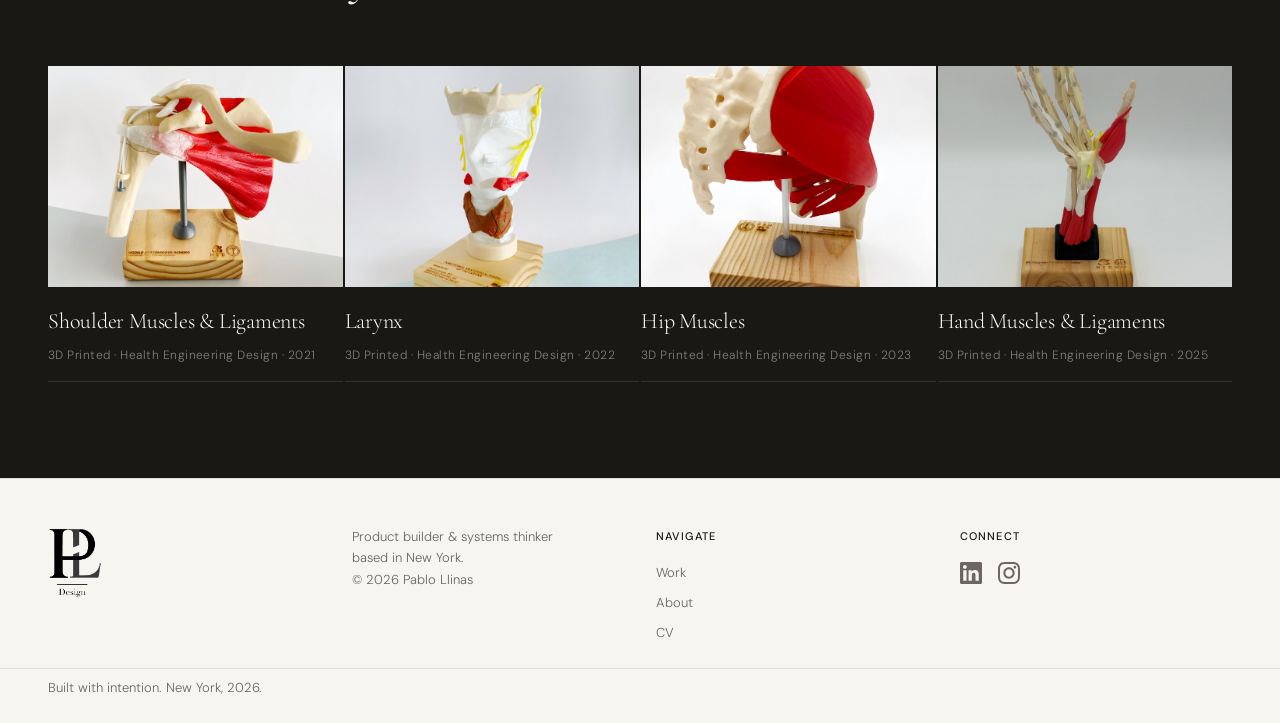
<file: work.html>
<!DOCTYPE html>
<html lang="en">
<head>
  <meta charset="UTF-8">
  <meta name="viewport" content="width=device-width, initial-scale=1.0">
  <title>The Road... — Pablo Llinas</title>
  <meta name="description" content="A design archive — lamps, speakers, anatomical models, and the objects that built Pablo Llinas as a maker.">
  <link rel="icon" type="image/svg+xml" href="images/favicon.svg">
  <link rel="stylesheet" href="css/style.css">
  <link rel="stylesheet" href="css/work.css">
</head>

<body>

  <!-- NAV -->
  <header class="nav" role="banner">
    <a href="index.html" class="nav__logo" aria-label="Pablo Llinas — Home">
      <img src="images/logo-pl-light.png" class="nav__logo-img nav__logo-img--light" alt="PL">
      <img src="images/logo-pl-dark.png"  class="nav__logo-img nav__logo-img--dark"  alt="PL">
    </a>
    <nav aria-label="Primary navigation">
      <ul class="nav__links">
        <li><a href="index.html#about"   class="nav__link">About</a></li>
        <li><a href="projects.html"      class="nav__link">Work</a></li>
        <li><a href="index.html#contact" class="nav__link">Contact</a></li>
        <li><a href="cv.html"            class="nav__link">CV</a></li>
      </ul>
    </nav>
    <button class="nav__hamburger" aria-label="Open menu" aria-expanded="false">
      <span class="nav__hamburger-bar"></span>
      <span class="nav__hamburger-bar"></span>
      <span class="nav__hamburger-bar"></span>
    </button>
  </header>
  <div class="nav__mobile" aria-hidden="true">
    <ul class="nav__mobile-links">
      <li><a href="index.html#about"   class="nav__mobile-link">About</a></li>
      <li><a href="projects.html"      class="nav__mobile-link">Work</a></li>
      <li><a href="index.html#contact" class="nav__mobile-link">Contact</a></li>
      <li><a href="cv.html"            class="nav__mobile-link">CV</a></li>
    </ul>
  </div>


  <!-- =========================================================
       HERO
       ========================================================= -->
  <section class="work-hero" aria-label="The Road...">
    <img src="images/work-hero.jpg" alt="" class="work-hero__img" role="presentation">
    <div class="work-hero__overlay" aria-hidden="true"></div>
    <div class="work-hero__content">
      <p class="work-hero__eyebrow">Design Archive · 2014 — 2025</p>
      <h1 class="work-hero__heading">The Road<span class="work-hero__ellipsis work-hero__ellipsis--white">...</span></h1>
    </div>
  </section>


  <!-- =========================================================
       INTRO
       ========================================================= -->
  <section class="work-intro" data-nav-light>
    <div class="work-intro__inner">
      <p class="work-intro__text">
        <span class="work-intro__line">Before innovation strategy, there were lamps,</span>
        <span class="work-intro__line">speakers, and anatomical models. A decade of objects</span>
        <span class="work-intro__line">that taught me how to think in three dimensions</span>
        <span class="work-intro__line">and why constraints are the only honest starting point for design.</span>
      </p>
    </div>
  </section>


  <!-- =========================================================
       SECTION 1 — LAMPS
       ========================================================= -->
  <section class="work-section work-section--dark">
    <div class="work-section__header">
      <p class="work-section__eyebrow">2014 — 2016</p>
      <h2 class="work-section__heading">Rendering Visions<br>of Illumination</h2>
    </div>

    <div class="work-grid work-grid--3">

      <article class="work-item">
        <div class="work-item__img-wrap">
          <img src="images/work-lamp-twist.jpg" alt="Twist Glow — twisted blue table lamp" class="work-item__img" loading="lazy">
        </div>
        <div class="work-item__caption">
          <p class="work-item__name">Twist Glow</p>
          <p class="work-item__meta">3D Printed · California State University Long Beach · 2014</p>
        </div>
      </article>

      <article class="work-item">
        <div class="work-item__img-wrap">
          <img src="images/work-lamp-lbright.jpg" alt="L-Bright — minimal L-shaped table lamp" class="work-item__img" loading="lazy">
        </div>
        <div class="work-item__caption">
          <p class="work-item__name">L-Bright</p>
          <p class="work-item__meta">3D Printed · California State University Long Beach · 2014</p>
        </div>
      </article>

      <article class="work-item">
        <div class="work-item__img-wrap">
          <img src="images/work-lamp-pair.png" alt="Nocturne and Monolith — two lamp renderings" class="work-item__img" loading="lazy">
        </div>
        <div class="work-item__caption">
          <p class="work-item__name">Nocturne &amp; Monolith</p>
          <p class="work-item__meta">Rendering · Universidad Jorge Tadeo Lozano · 2016</p>
        </div>
      </article>

    </div>
  </section>


  <!-- =========================================================
       SECTION 2 — SPEAKERS
       ========================================================= -->
  <section class="work-section work-section--light" data-nav-light>
    <div class="work-section__header work-section__header--dark">
      <p class="work-section__eyebrow work-section__eyebrow--dark">2018</p>
      <h2 class="work-section__heading work-section__heading--dark">The Modern Shape<br>of Sound</h2>
    </div>

    <div class="work-grid work-grid--2">

      <article class="work-item work-item--light">
        <div class="work-item__img-wrap">
          <img src="images/work-speaker-01.jpg" alt="Echoes of Elegance — speaker rendering" class="work-item__img" loading="lazy">
        </div>
        <div class="work-item__caption work-item__caption--dark">
          <p class="work-item__name work-item__name--dark">Echoes of Elegance</p>
          <p class="work-item__meta work-item__meta--dark">Rendering · Freelance · 2018</p>
        </div>
      </article>

      <article class="work-item work-item--light">
        <div class="work-item__img-wrap">
          <img src="images/work-speaker-02.jpg" alt="Acoustic Geometry — speaker rendering" class="work-item__img" loading="lazy">
        </div>
        <div class="work-item__caption work-item__caption--dark">
          <p class="work-item__name work-item__name--dark">Acoustic Geometry</p>
          <p class="work-item__meta work-item__meta--dark">Rendering · Freelance · 2018</p>
        </div>
      </article>

    </div>
  </section>


  <!-- =========================================================
       SECTION 3 — ANATOMY
       ========================================================= -->
  <section class="work-section work-section--dark">
    <div class="work-section__header">
      <p class="work-section__eyebrow">2021 — 2025</p>
      <h2 class="work-section__heading">Aesthetics<br>Behind Anatomy</h2>
    </div>

    <div class="work-grid work-grid--4">

      <article class="work-item">
        <div class="work-item__img-wrap">
          <img src="images/work-anatomy-shoulder.jpg" alt="Shoulder Muscles and Ligaments — 3D printed anatomical model" class="work-item__img" loading="lazy">
        </div>
        <div class="work-item__caption">
          <p class="work-item__name">Shoulder Muscles &amp; Ligaments</p>
          <p class="work-item__meta">3D Printed · Health Engineering Design · 2021</p>
        </div>
      </article>

      <article class="work-item">
        <div class="work-item__img-wrap">
          <img src="images/work-anatomy-larynx.jpg" alt="Larynx — 3D printed anatomical model" class="work-item__img" loading="lazy">
        </div>
        <div class="work-item__caption">
          <p class="work-item__name">Larynx</p>
          <p class="work-item__meta">3D Printed · Health Engineering Design · 2022</p>
        </div>
      </article>

      <article class="work-item">
        <div class="work-item__img-wrap">
          <img src="images/work-anatomy-hip.jpg" alt="Hip Muscles — 3D printed anatomical model" class="work-item__img" loading="lazy">
        </div>
        <div class="work-item__caption">
          <p class="work-item__name">Hip Muscles</p>
          <p class="work-item__meta">3D Printed · Health Engineering Design · 2023</p>
        </div>
      </article>

      <article class="work-item">
        <div class="work-item__img-wrap">
          <img src="images/work-anatomy-hand.jpg" alt="Hand Muscles and Ligaments — 3D printed anatomical model" class="work-item__img" loading="lazy">
        </div>
        <div class="work-item__caption">
          <p class="work-item__name">Hand Muscles &amp; Ligaments</p>
          <p class="work-item__meta">3D Printed · Health Engineering Design · 2025</p>
        </div>
      </article>

    </div>
  </section>


  <!-- =========================================================
       FOOTER
       ========================================================= -->
  <footer class="footer" role="contentinfo" data-nav-light>
    <div class="footer__inner">

      <div class="footer__col">
        <img src="images/logo-pl-dark.png" alt="PL Design" class="footer__logo-img">
      </div>

      <div class="footer__col">
        <p class="footer__tagline">Product builder &amp; systems thinker<br>based in New York.</p>
        <p class="footer__copy">© 2026 Pablo Llinas</p>
      </div>

      <div class="footer__col">
        <p class="footer__heading">Navigate</p>
        <a href="projects.html" class="footer__link">Work</a>
        <a href="index.html#about" class="footer__link">About</a>
        <a href="cv.html" class="footer__link">CV</a>
      </div>

      <div class="footer__col">
        <p class="footer__heading">Connect</p>
        <div class="footer__social">
          <a href="https://www.linkedin.com/in/pablo-llinas-tono/" class="footer__social-link" target="_blank" rel="noopener noreferrer" aria-label="LinkedIn">
            <svg xmlns="http://www.w3.org/2000/svg" viewBox="0 0 24 24" fill="currentColor" width="22" height="22"><path d="M20.447 20.452h-3.554v-5.569c0-1.328-.027-3.037-1.852-3.037-1.853 0-2.136 1.445-2.136 2.939v5.667H9.351V9h3.414v1.561h.046c.477-.9 1.637-1.85 3.37-1.85 3.601 0 4.267 2.37 4.267 5.455v6.286zM5.337 7.433c-1.144 0-2.063-.926-2.063-2.065 0-1.138.92-2.063 2.063-2.063 1.14 0 2.064.925 2.064 2.063 0 1.139-.925 2.065-2.064 2.065zm1.782 13.019H3.555V9h3.564v11.452zM22.225 0H1.771C.792 0 0 .774 0 1.729v20.542C0 23.227.792 24 1.771 24h20.451C23.2 24 24 23.227 24 22.271V1.729C24 .774 23.2 0 22.222 0h.003z"/></svg>
          </a>
          <a href="https://www.instagram.com/p.llinasdesign" class="footer__social-link" target="_blank" rel="noopener noreferrer" aria-label="Instagram">
            <svg xmlns="http://www.w3.org/2000/svg" viewBox="0 0 24 24" fill="currentColor" width="22" height="22"><path d="M12 2.163c3.204 0 3.584.012 4.85.07 3.252.148 4.771 1.691 4.919 4.919.058 1.265.069 1.645.069 4.849 0 3.205-.012 3.584-.069 4.849-.149 3.225-1.664 4.771-4.919 4.919-1.266.058-1.644.07-4.85.07-3.204 0-3.584-.012-4.849-.07-3.26-.149-4.771-1.699-4.919-4.92-.058-1.265-.07-1.644-.07-4.849 0-3.204.013-3.583.07-4.849.149-3.227 1.664-4.771 4.919-4.919 1.266-.057 1.645-.069 4.849-.069zM12 0C8.741 0 8.333.014 7.053.072 2.695.272.273 2.69.073 7.052.014 8.333 0 8.741 0 12c0 3.259.014 3.668.072 4.948.2 4.358 2.618 6.78 6.98 6.98C8.333 23.986 8.741 24 12 24c3.259 0 3.668-.014 4.948-.072 4.354-.2 6.782-2.618 6.979-6.98.059-1.28.073-1.689.073-4.948 0-3.259-.014-3.667-.072-4.947-.196-4.354-2.617-6.78-6.979-6.98C15.668.014 15.259 0 12 0zm0 5.838c-3.403 0-6.162 2.759-6.162 6.162S8.597 18.163 12 18.163s6.162-2.759 6.162-6.162S15.403 5.838 12 5.838zm0 10.162c-2.209 0-4-1.79-4-4 0-2.209 1.791-4 4-4s4 1.791 4 4c0 2.21-1.791 4-4 4zm6.406-11.845c-.796 0-1.441.645-1.441 1.44s.645 1.44 1.441 1.44c.795 0 1.439-.645 1.439-1.44s-.644-1.44-1.439-1.44z"/></svg>
          </a>
        </div>
      </div>

    </div>

    <div class="footer__bottom">
      <p class="footer__copy">Built with intention. New York, 2026.</p>
    </div>
  </footer>

  <script src="js/main.js" defer></script>

</body>
</html>
</file>
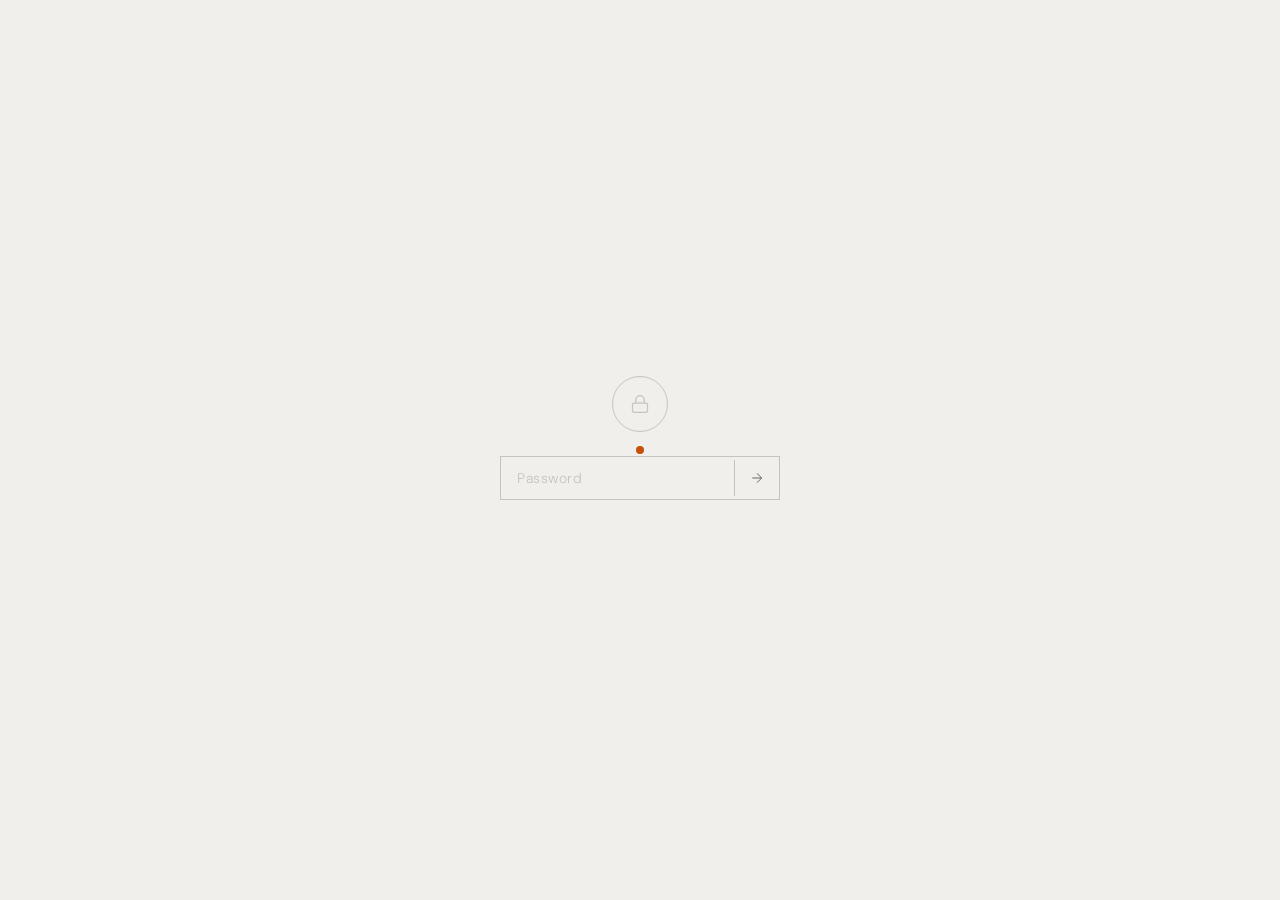
<file: projects/bayer.html>
<!DOCTYPE html>
<html lang="en">
<head>
  <meta charset="UTF-8">
  <meta name="viewport" content="width=device-width, initial-scale=1.0">
  <title>Bayer — Pablo Llinas</title>
  <meta name="robots" content="noindex, nofollow">
  <link rel="icon" type="image/svg+xml" href="../images/favicon.svg">
  <link rel="stylesheet" href="../css/style.css">
  <style>

    /* ── PASSWORD GATE ─────────────────────────────────────────── */
    #gate {
      position: fixed;
      inset: 0;
      z-index: 9999;
      background: #F0EFEC;
      display: flex;
      flex-direction: column;
      align-items: center;
      justify-content: center;
      gap: 24px;
      transition: opacity 0.5s ease;
    }

    #gate.hidden {
      opacity: 0;
      pointer-events: none;
    }

    .gate__lock {
      width: 56px;
      height: 56px;
      border: 1.5px solid #C5C3BE;
      border-radius: 50%;
      display: flex;
      align-items: center;
      justify-content: center;
      color: #C5C3BE;
    }

    .gate__form {
      display: flex;
      align-items: center;
      border: 1px solid #C5C3BE;
      background: #F0EFEC;
      width: 280px;
    }

    .gate__input {
      flex: 1;
      border: none;
      background: transparent;
      font-family: 'DM Sans', sans-serif;
      font-size: 14px;
      font-weight: 300;
      color: #1A1814;
      padding: 12px 16px;
      outline: none;
      letter-spacing: 0.04em;
    }

    .gate__input::placeholder {
      color: #C5C3BE;
      font-style: normal;
      letter-spacing: 0.04em;
    }

    .gate__submit {
      background: none;
      border: none;
      border-left: 1px solid #C5C3BE;
      padding: 10px 14px;
      cursor: pointer;
      color: #6B6760;
      display: flex;
      align-items: center;
      transition: color 0.2s ease;
    }

    .gate__submit:hover { color: #1A1814; }

    .gate__error {
      font-family: 'DM Sans', sans-serif;
      font-size: 12px;
      font-weight: 300;
      color: #C4500A;
      letter-spacing: 0.04em;
      height: 16px;
      margin-top: -16px;
    }

    /* ── PAGE CONTENT ──────────────────────────────────────────── */
    #content {
      display: none;
    }

    #content.visible {
      display: block;
    }

    /* Hero */
    .bayer-hero {
      position: relative;
      height: 100vh;
      min-height: 560px;
      background: var(--warm-black);
      overflow: hidden;
      display: flex;
      align-items: flex-end;
    }

    .bayer-hero__img {
      position: absolute;
      inset: 0;
      width: 100%;
      height: 100%;
      object-fit: cover;
      object-position: center;
      opacity: 0.7;
      animation: heroImageReveal 8s ease both;
    }

    .bayer-hero__overlay {
      position: absolute;
      inset: 0;
      background: linear-gradient(
        to top,
        rgba(0,0,0,0.75) 0%,
        rgba(0,0,0,0.15) 55%,
        transparent 100%
      );
    }

    .bayer-hero__content {
      position: relative;
      z-index: 2;
      padding: var(--space-lg);
      max-width: 900px;
      animation: fadeUp 0.9s ease 0.2s both;
    }

    .bayer-hero__eyebrow {
      font-family: var(--font-body);
      font-size: 14px;
      font-weight: 500;
      text-transform: uppercase;
      letter-spacing: 0.12em;
      color: rgba(255,255,255,0.55);
      margin-bottom: var(--space-xs);
    }

    .bayer-hero__title {
      font-family: var(--font-heading);
      font-size: clamp(56px, 7vw, 96px);
      font-weight: 300;
      line-height: 1.0;
      letter-spacing: -0.02em;
      color: var(--white);
    }

    /* Intro */
    .bayer-intro {
      background: var(--off-white);
      padding: var(--space-xl) 0;
    }

    .bayer-intro__inner {
      max-width: 1100px;
      margin-inline: auto;
      padding-inline: 48px;
    }

    .bayer-intro__label {
      font-family: var(--font-body);
      font-size: 12px;
      font-weight: 500;
      text-transform: uppercase;
      letter-spacing: 0.14em;
      color: var(--accent);
      display: block;
      margin-bottom: var(--space-md);
    }

    .bayer-intro__body {
      font-family: var(--font-heading);
      font-size: clamp(18px, 1.8vw, 26px);
      font-weight: 300;
      line-height: 1.6;
      letter-spacing: -0.01em;
      color: var(--dark-charcoal);
    }

    /* NDA notice */
    .bayer-nda {
      background: var(--warm-black);
      padding: var(--space-lg) 0;
    }

    .bayer-nda__inner {
      max-width: 1400px;
      margin-inline: auto;
      padding-inline: 48px;
      display: flex;
      flex-direction: column;
      align-items: center;
      gap: var(--space-sm);
      text-align: center;
    }

    .bayer-nda__icon {
      color: rgba(255,255,255,0.3);
      flex-shrink: 0;
    }

    .bayer-nda__text {
      font-family: var(--font-body);
      font-size: 14px;
      font-weight: 300;
      color: rgba(255,255,255,0.45);
      line-height: 1.6;
    }

    .bayer-nda__text strong {
      color: rgba(255,255,255,0.7);
      font-weight: 400;
    }

    @media (max-width: 768px) {
      .bayer-intro__inner {
        grid-template-columns: 1fr;
        padding-inline: 20px;
        gap: var(--space-md);
      }
      .bayer-hero__content { padding: var(--space-md) 20px; }
      .bayer-nda__inner { padding-inline: 20px; flex-direction: column; align-items: flex-start; }
    }

  </style>
</head>

<body>

  <!-- =========================================================
       PASSWORD GATE
       ========================================================= -->
  <div id="gate" role="dialog" aria-label="Password protected">

    <div class="gate__lock" aria-hidden="true">
      <svg width="20" height="20" viewBox="0 0 24 24" fill="none" stroke="currentColor" stroke-width="1.5">
        <rect x="3" y="11" width="18" height="11" rx="2"/>
        <path d="M7 11V7a5 5 0 0 1 10 0v4"/>
      </svg>
    </div>

    <form class="gate__form" id="gateForm" autocomplete="off">
      <input
        class="gate__input"
        id="gateInput"
        type="password"
        placeholder="Password"
        aria-label="Enter password"
        autofocus
      >
      <button class="gate__submit" type="submit" aria-label="Submit">
        <svg width="16" height="16" viewBox="0 0 24 24" fill="none" stroke="currentColor" stroke-width="1.5">
          <path d="M5 12h14M12 5l7 7-7 7"/>
        </svg>
      </button>
    </form>

    <p class="gate__error" id="gateError" aria-live="polite"></p>

  </div>


  <!-- =========================================================
       PAGE CONTENT (hidden until unlocked)
       ========================================================= -->
  <div id="content">

    <!-- NAV -->
    <header class="nav" role="banner">
      <a href="../index.html" class="nav__logo" aria-label="Pablo Llinas — Home">
        <img src="../images/logo-pl-light.png" class="nav__logo-img nav__logo-img--light" alt="PL">
        <img src="../images/logo-pl-dark.png"  class="nav__logo-img nav__logo-img--dark"  alt="PL">
      </a>
      <nav aria-label="Primary navigation">
        <ul class="nav__links">
          <li><a href="../index.html#about"   class="nav__link">About</a></li>
          <li><a href="../projects.html"      class="nav__link">Work</a></li>
          <li><a href="../index.html#contact" class="nav__link">Contact</a></li>
          <li><a href="../cv.html"            class="nav__link">CV</a></li>
        </ul>
      </nav>
    <button class="nav__hamburger" aria-label="Open menu" aria-expanded="false">
      <span class="nav__hamburger-bar"></span>
      <span class="nav__hamburger-bar"></span>
      <span class="nav__hamburger-bar"></span>
    </button>
    </header>
  <div class="nav__mobile" aria-hidden="true">
    <ul class="nav__mobile-links">
      <li><a href="../index.html#about"   class="nav__mobile-link">About</a></li>
      <li><a href="../projects.html"      class="nav__mobile-link">Work</a></li>
      <li><a href="../index.html#contact" class="nav__mobile-link">Contact</a></li>
      <li><a href="../cv.html"            class="nav__mobile-link">CV</a></li>
    </ul>
  </div>

    <!-- HERO -->
    <section class="bayer-hero" aria-label="Bayer — Innovation Sprint Value System">
      <img src="../images/bayer-card.png" alt="" class="bayer-hero__img" role="presentation">
      <div class="bayer-hero__overlay" aria-hidden="true"></div>
      <div class="bayer-hero__content">
        <p class="bayer-hero__eyebrow">Systems Design · Parsons × Bayer · 2026</p>
        <h1 class="bayer-hero__title">Innovation Sprint<br>Value System</h1>
      </div>
    </section>

    <!-- NDA NOTICE -->
    <div class="bayer-nda">
      <div class="bayer-nda__inner">
        <svg class="bayer-nda__icon" width="20" height="20" viewBox="0 0 24 24" fill="none" stroke="currentColor" stroke-width="1.5">
          <rect x="3" y="11" width="18" height="11" rx="2"/>
          <path d="M7 11V7a5 5 0 0 1 10 0v4"/>
        </svg>
        <p class="bayer-nda__text"><strong>Confidential.</strong> This project is protected under a non-disclosure agreement. Content shared here is intended solely for the recipient and may not be reproduced or distributed.</p>
      </div>
    </div>

    <!-- INTRO -->
    <section class="bayer-intro" data-nav-light>
      <div class="bayer-intro__inner">
        <p class="bayer-intro__label">Overview</p>
        <p class="bayer-intro__body">Focused on the human experience across Bayer's innovation sprint journey, we designed a multi-layered Value System that captures both measurable and intangible outcomes. Turning sprint investment into clear, decision-ready evidence that builds leadership trust, facilitator effectiveness, and participant motivation.</p>
      </div>
    </section>

    <!-- FOOTER -->
    <footer class="footer" role="contentinfo" data-nav-light>
      <div class="footer__inner">
        <div class="footer__col">
          <img src="../images/logo-pl-dark.png" alt="PL Design" class="footer__logo-img">
        </div>
        <div class="footer__col">
          <p class="footer__tagline">Product builder &amp; systems thinker<br>based in New York.</p>
          <p class="footer__copy">© 2026 Pablo Llinas</p>
        </div>
        <div class="footer__col">
          <p class="footer__heading">Navigate</p>
          <a href="../index.html" class="footer__link">Home</a>
          <a href="../projects.html" class="footer__link">Work</a>
          <a href="../cv.html" class="footer__link">CV</a>
        </div>
        <div class="footer__col">
          <p class="footer__heading">Connect</p>
          <div class="footer__social">
            <a href="https://www.linkedin.com/in/pablo-llinas-tono/" class="footer__social-link" target="_blank" rel="noopener noreferrer" aria-label="LinkedIn">
              <svg xmlns="http://www.w3.org/2000/svg" viewBox="0 0 24 24" fill="currentColor" width="22" height="22"><path d="M20.447 20.452h-3.554v-5.569c0-1.328-.027-3.037-1.852-3.037-1.853 0-2.136 1.445-2.136 2.939v5.667H9.351V9h3.414v1.561h.046c.477-.9 1.637-1.85 3.37-1.85 3.601 0 4.267 2.37 4.267 5.455v6.286zM5.337 7.433c-1.144 0-2.063-.926-2.063-2.065 0-1.138.92-2.063 2.063-2.063 1.14 0 2.064.925 2.064 2.063 0 1.139-.925 2.065-2.064 2.065zm1.782 13.019H3.555V9h3.564v11.452zM22.225 0H1.771C.792 0 0 .774 0 1.729v20.542C0 23.227.792 24 1.771 24h20.451C23.2 24 24 23.227 24 22.271V1.729C24 .774 23.2 0 22.222 0h.003z"/></svg>
            </a>
            <a href="https://www.instagram.com/p.llinasdesign" class="footer__social-link" target="_blank" rel="noopener noreferrer" aria-label="Instagram">
              <svg xmlns="http://www.w3.org/2000/svg" viewBox="0 0 24 24" fill="currentColor" width="22" height="22"><path d="M12 2.163c3.204 0 3.584.012 4.85.07 3.252.148 4.771 1.691 4.919 4.919.058 1.265.069 1.645.069 4.849 0 3.205-.012 3.584-.069 4.849-.149 3.225-1.664 4.771-4.919 4.919-1.266.058-1.644.07-4.85.07-3.204 0-3.584-.012-4.849-.07-3.26-.149-4.771-1.699-4.919-4.92-.058-1.265-.07-1.644-.07-4.849 0-3.204.013-3.583.07-4.849.149-3.227 1.664-4.771 4.919-4.919 1.266-.057 1.645-.069 4.849-.069zM12 0C8.741 0 8.333.014 7.053.072 2.695.272.273 2.69.073 7.052.014 8.333 0 8.741 0 12c0 3.259.014 3.668.072 4.948.2 4.358 2.618 6.78 6.98 6.98C8.333 23.986 8.741 24 12 24c3.259 0 3.668-.014 4.948-.072 4.354-.2 6.782-2.618 6.979-6.98.059-1.28.073-1.689.073-4.948 0-3.259-.014-3.667-.072-4.947-.196-4.354-2.617-6.78-6.979-6.98C15.668.014 15.259 0 12 0zm0 5.838c-3.403 0-6.162 2.759-6.162 6.162S8.597 18.163 12 18.163s6.162-2.759 6.162-6.162S15.403 5.838 12 5.838zm0 10.162c-2.209 0-4-1.79-4-4 0-2.209 1.791-4 4-4s4 1.791 4 4c0 2.21-1.791 4-4 4zm6.406-11.845c-.796 0-1.441.645-1.441 1.44s.645 1.44 1.441 1.44c.795 0 1.439-.645 1.439-1.44s-.644-1.44-1.439-1.44z"/></svg>
            </a>
          </div>
        </div>
      </div>
      <div class="footer__bottom">
        <p class="footer__copy">Built with intention. New York, 2026.</p>
      </div>
    </footer>

  </div><!-- /#content -->


  <script src="../js/main.js" defer></script>
  <script>
    (function () {
      const KEY   = 'bayer_unlocked';
      const PWD   = 'E.P-Bayer2026';
      const gate  = document.getElementById('gate');
      const form  = document.getElementById('gateForm');
      const input = document.getElementById('gateInput');
      const error = document.getElementById('gateError');
      const content = document.getElementById('content');

      function unlock() {
        sessionStorage.setItem(KEY, '1');
        gate.classList.add('hidden');
        setTimeout(() => { gate.style.display = 'none'; }, 500);
        content.classList.add('visible');
      }

      // Already unlocked this session
      if (sessionStorage.getItem(KEY)) { unlock(); return; }

      form.addEventListener('submit', function (e) {
        e.preventDefault();
        if (input.value === PWD) {
          unlock();
        } else {
          error.textContent = 'Incorrect password.';
          input.value = '';
          input.focus();
          setTimeout(() => { error.textContent = ''; }, 3000);
        }
      });
    })();
  </script>

</body>
</html>
</file>
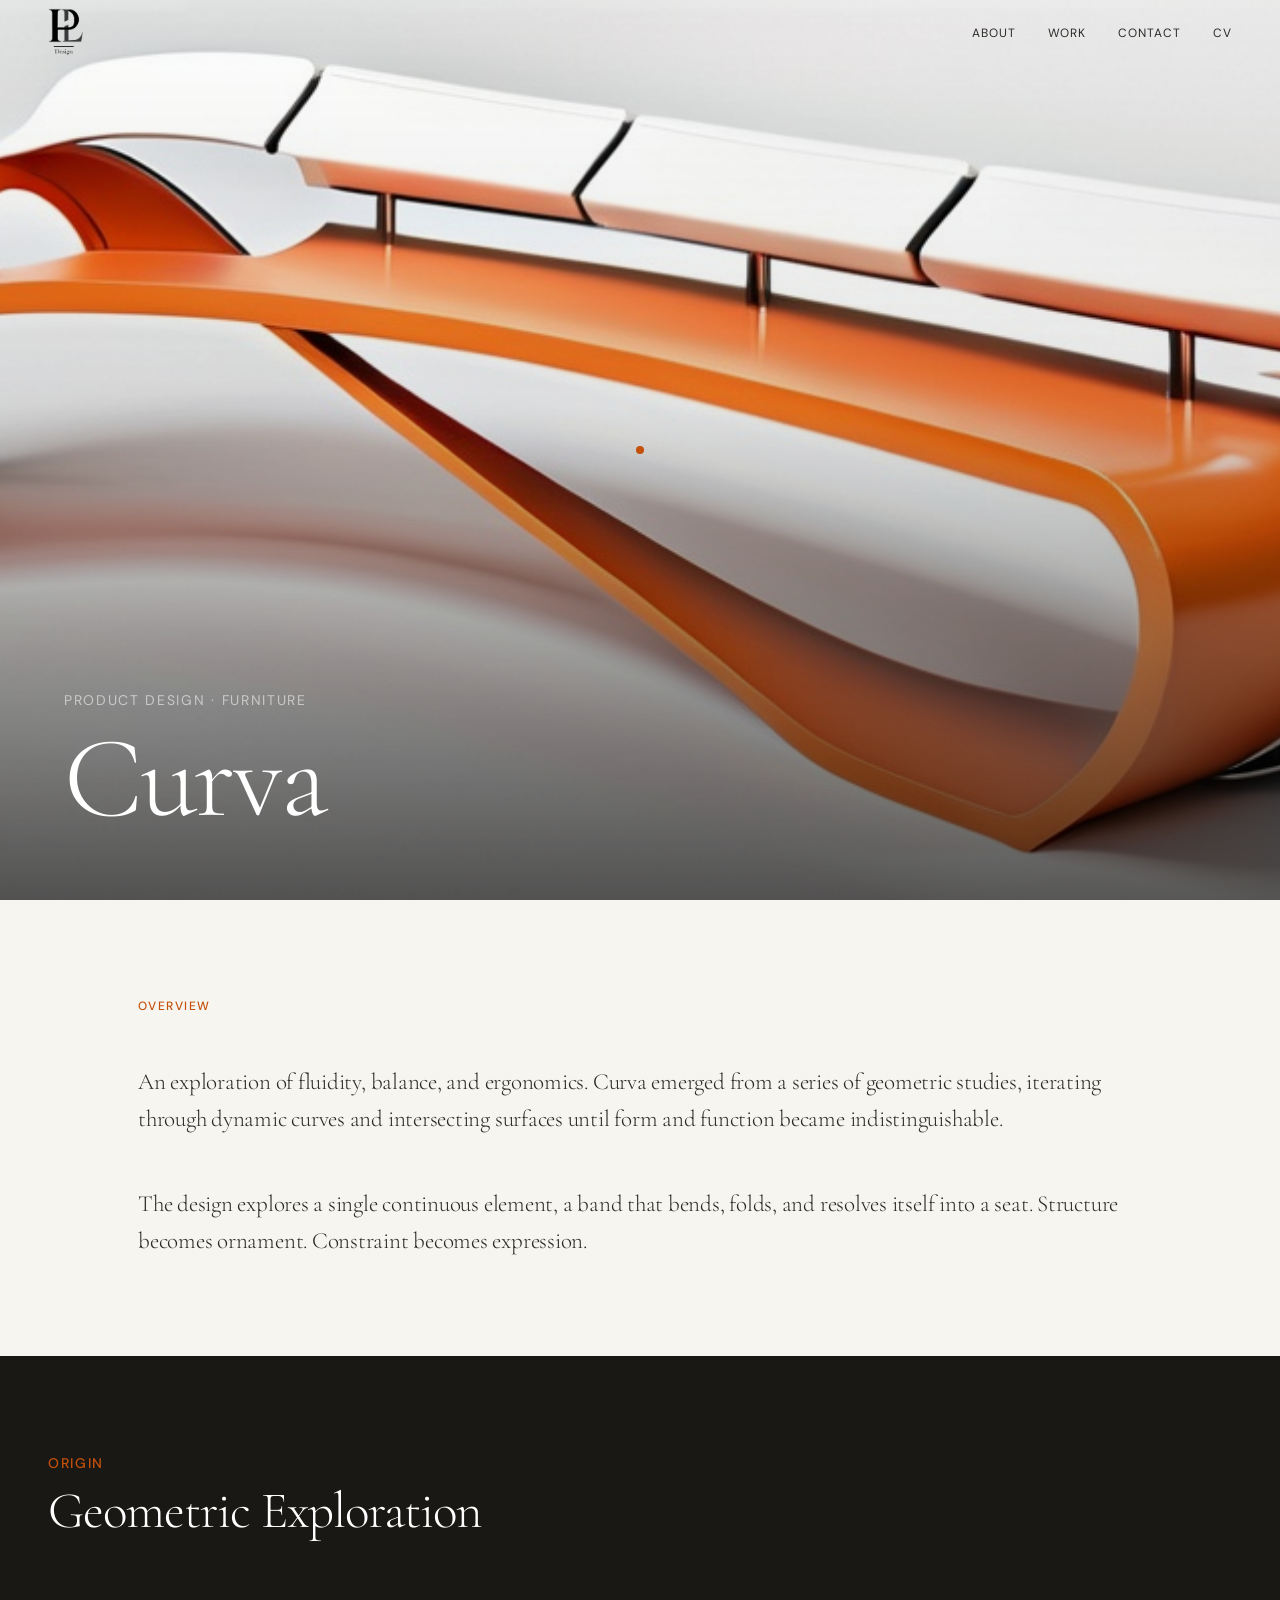
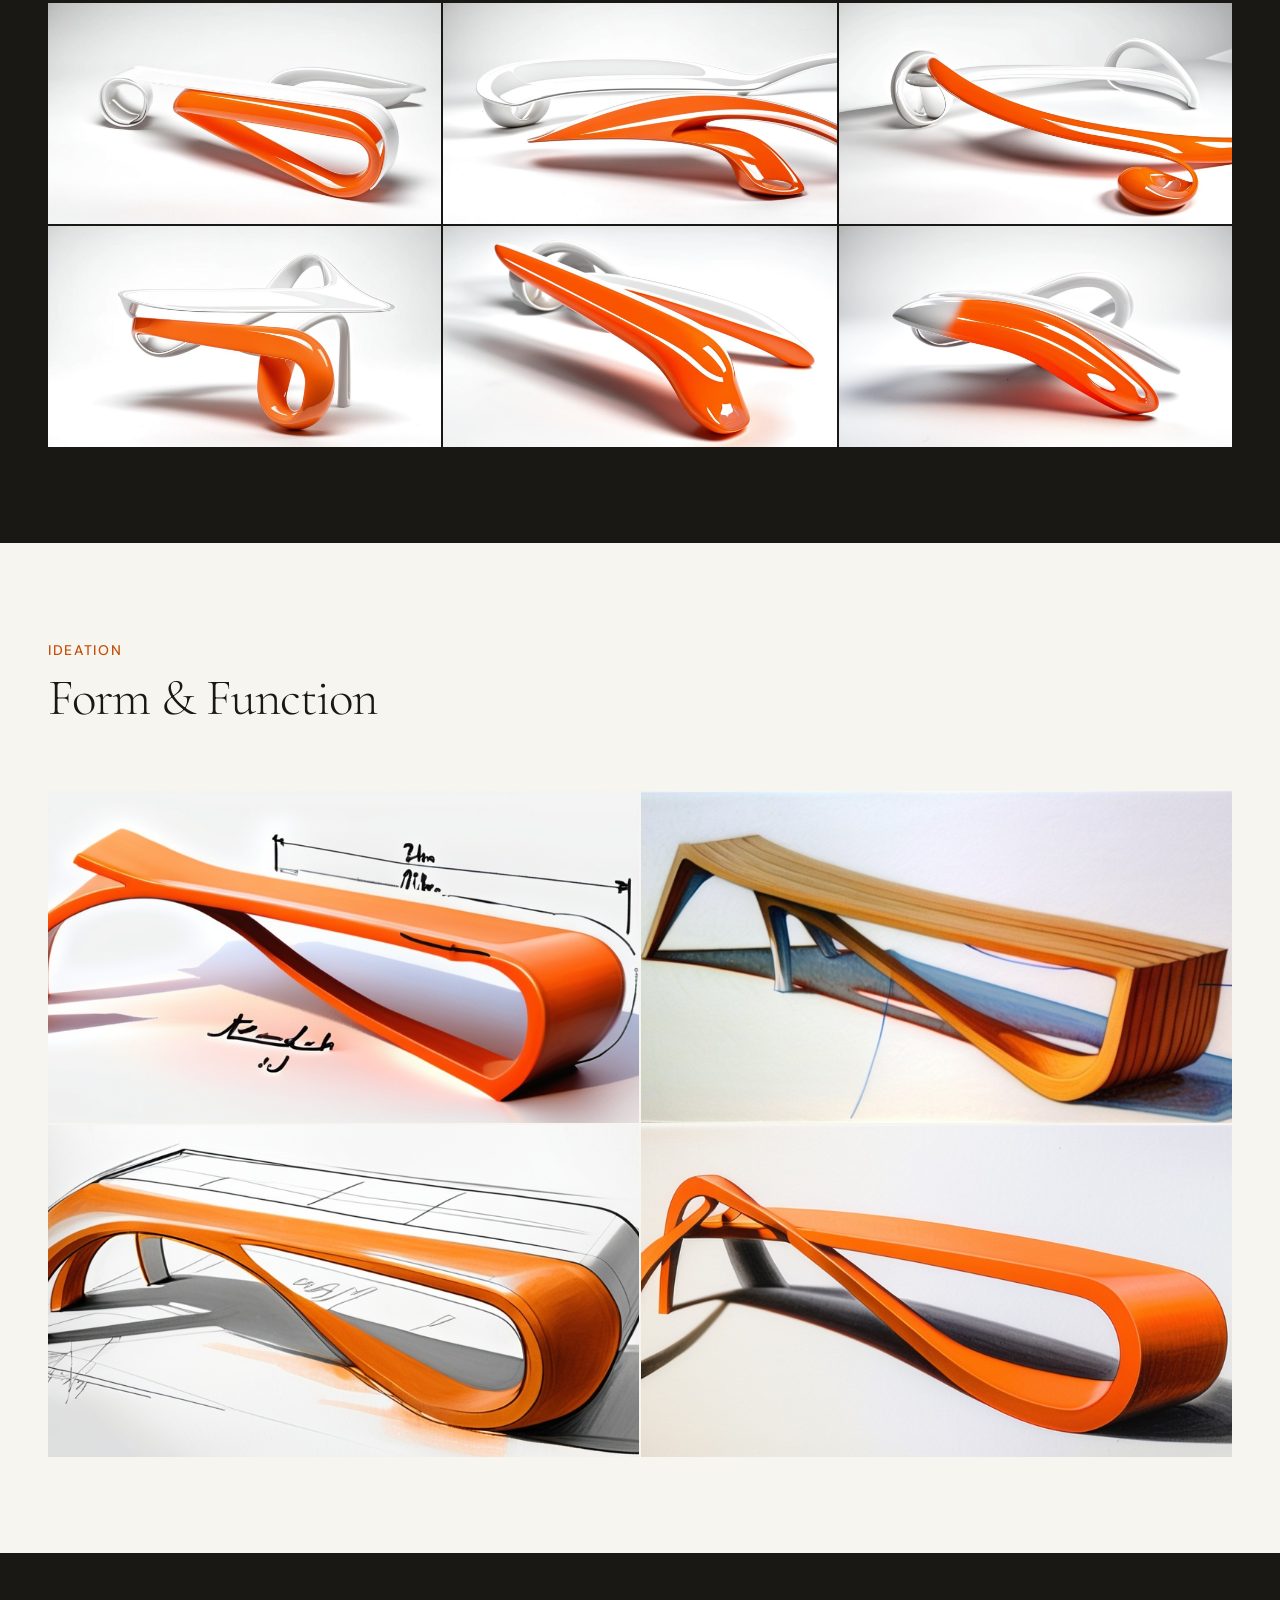
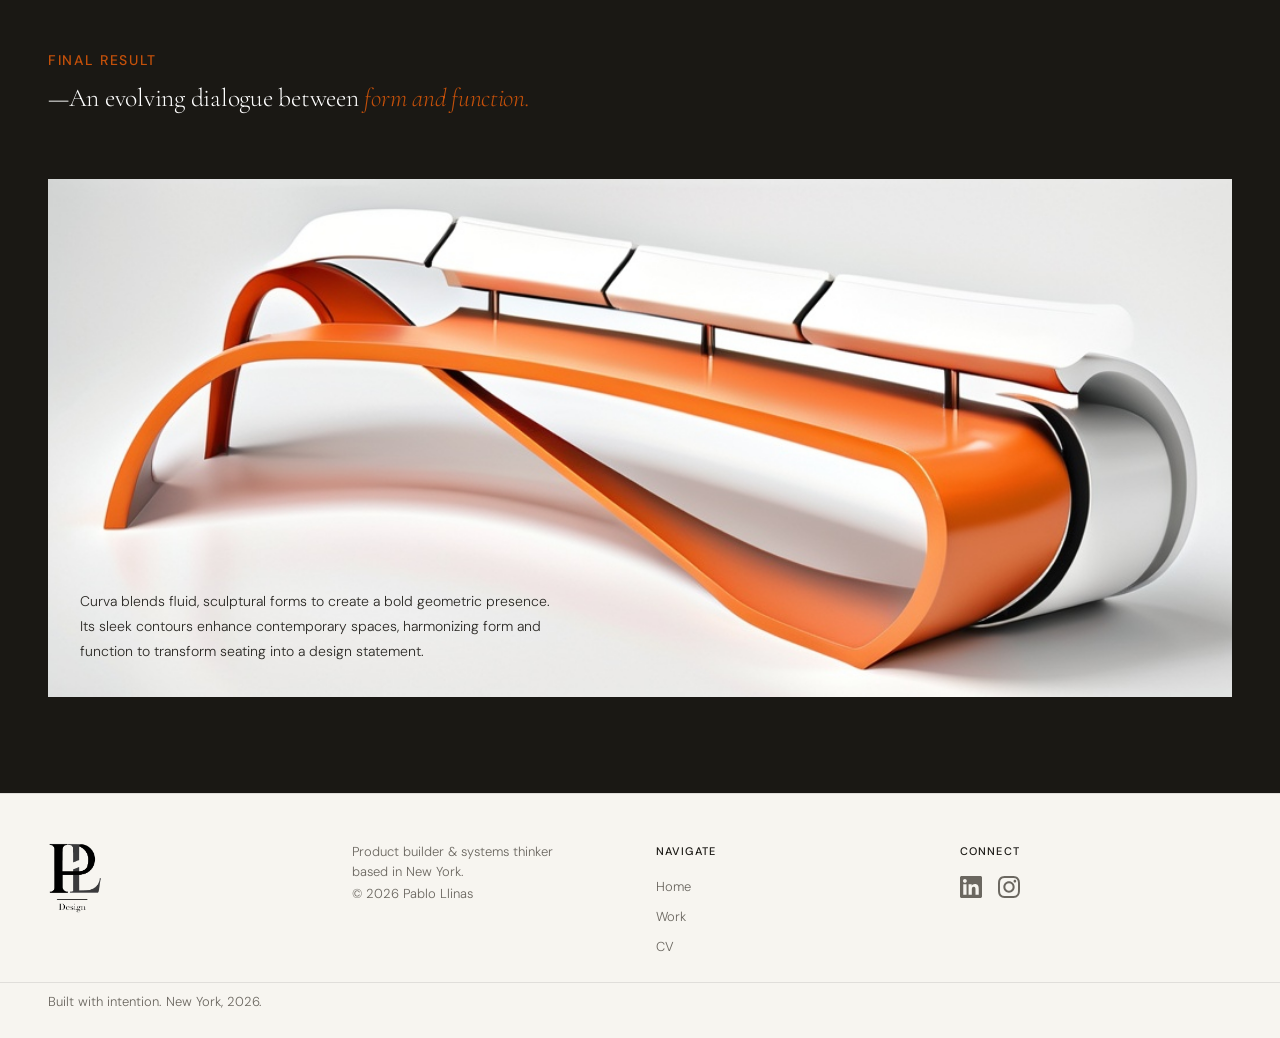
<file: projects/curva.html>
<!DOCTYPE html>
<html lang="en">
<head>
  <meta charset="UTF-8">
  <meta name="viewport" content="width=device-width, initial-scale=1.0">
  <title>Curva — Pablo Llinas</title>
  <meta name="description" content="Curva — a furniture exploration in fluidity, balance, and ergonomics. Product Design, 2017.">
  <link rel="icon" type="image/svg+xml" href="../images/favicon.svg">
  <link rel="stylesheet" href="../css/style.css">
  <link rel="stylesheet" href="../css/project-page.css">
</head>

<body>

  <!-- NAV -->
  <header class="nav" role="banner">
    <a href="../index.html" class="nav__logo" aria-label="Pablo Llinas — Home">
      <img src="../images/logo-pl-light.png" class="nav__logo-img nav__logo-img--light" alt="PL">
      <img src="../images/logo-pl-dark.png"  class="nav__logo-img nav__logo-img--dark"  alt="PL">
    </a>
    <nav aria-label="Primary navigation">
      <ul class="nav__links">
        <li><a href="../index.html#about"   class="nav__link">About</a></li>
        <li><a href="../projects.html"      class="nav__link">Work</a></li>
        <li><a href="../index.html#contact" class="nav__link">Contact</a></li>
        <li><a href="../cv.html"            class="nav__link">CV</a></li>
      </ul>
    </nav>
    <button class="nav__hamburger" aria-label="Open menu" aria-expanded="false">
      <span class="nav__hamburger-bar"></span>
      <span class="nav__hamburger-bar"></span>
      <span class="nav__hamburger-bar"></span>
    </button>
  </header>
  <div class="nav__mobile" aria-hidden="true">
    <ul class="nav__mobile-links">
      <li><a href="../index.html#about"   class="nav__mobile-link">About</a></li>
      <li><a href="../projects.html"      class="nav__mobile-link">Work</a></li>
      <li><a href="../index.html#contact" class="nav__mobile-link">Contact</a></li>
      <li><a href="../cv.html"            class="nav__mobile-link">CV</a></li>
    </ul>
  </div>


  <!-- =========================================================
       HERO
       ========================================================= -->
  <section class="pp-hero" aria-label="Curva" data-nav-light>
    <img src="../images/curva/curva-render-clean.png" alt="Curva bench — close-up render" class="pp-hero__img" role="presentation">
    <div class="pp-hero__overlay" aria-hidden="true"></div>
    <div class="pp-hero__content">
      <p class="pp-hero__eyebrow">Product Design · Furniture</p>
      <h1 class="pp-hero__title">Curva</h1>
    </div>
  </section>


  <!-- =========================================================
       INTRO
       ========================================================= -->
  <section class="pp-intro" data-nav-light>
    <div class="pp-intro__inner" style="grid-template-columns: 1fr;">
      <div class="pp-intro__text">
        <p class="pp-section__eyebrow pp-section__eyebrow--dark" style="font-size:12px;margin-bottom:var(--space-md);">Overview</p>
        <p class="pp-intro__body" style="font-family:var(--font-heading);font-size:clamp(18px,1.8vw,26px);font-weight:300;line-height:1.6;letter-spacing:-0.01em;">An exploration of fluidity, balance, and ergonomics. Curva emerged from a series of geometric studies, iterating through dynamic curves and intersecting surfaces until form and function became indistinguishable.</p>
        <p class="pp-intro__body" style="margin-top:var(--space-md);font-family:var(--font-heading);font-size:clamp(18px,1.8vw,26px);font-weight:300;line-height:1.6;letter-spacing:-0.01em;">The design explores a single continuous element, a band that bends, folds, and resolves itself into a seat. Structure becomes ornament. Constraint becomes expression.</p>
      </div>
    </div>
  </section>


  <!-- =========================================================
       GEOMETRIC EXPLORATION — DARK
       ========================================================= -->
  <section class="pp-section pp-section--dark">
    <div class="pp-section__header">
      <p class="pp-section__eyebrow">Origin</p>
      <h2 class="pp-section__heading">Geometric Exploration</h2>
    </div>
    <div class="pp-grid pp-grid--3">
      <div class="pp-grid__item">
        <img src="../images/curva/curva-concept-01.jpg" alt="Curva concept — tubular form" loading="lazy">
      </div>
      <div class="pp-grid__item">
        <img src="../images/curva/curva-concept-02.jpg" alt="Curva concept — ribbon sweep" loading="lazy">
      </div>
      <div class="pp-grid__item">
        <img src="../images/curva/curva-concept-03.jpg" alt="Curva concept — flowing curves" loading="lazy">
      </div>
      <div class="pp-grid__item">
        <img src="../images/curva/curva-concept-04.jpg" alt="Curva concept — table form" loading="lazy">
      </div>
      <div class="pp-grid__item">
        <img src="../images/curva/curva-concept-05.jpg" alt="Curva concept — elongated form" loading="lazy">
      </div>
      <div class="pp-grid__item">
        <img src="../images/curva/curva-concept-06.jpg" alt="Curva concept — teardrop form" loading="lazy">
      </div>
    </div>
  </section>


  <!-- =========================================================
       IDEATION — LIGHT
       ========================================================= -->
  <section class="pp-section pp-section--light" data-nav-light>
    <div class="pp-section__header pp-section__header--dark">
      <p class="pp-section__eyebrow pp-section__eyebrow--dark">Ideation</p>
      <h2 class="pp-section__heading pp-section__heading--dark">Form &amp; Function</h2>
    </div>
    <div class="pp-grid pp-grid--2">
      <div class="pp-grid__item pp-grid__item--light">
        <img src="../images/curva/curva-sketch-01.jpg" alt="Curva — colored sketch, early concept" loading="lazy">
      </div>
      <div class="pp-grid__item pp-grid__item--light">
        <img src="../images/curva/curva-sketch-03.png" alt="Curva — wooden bench render" loading="lazy">
      </div>
      <div class="pp-grid__item pp-grid__item--light">
        <img src="../images/curva/curva-sketch-02.png" alt="Curva — sketch render, bench form" loading="lazy">
      </div>
      <div class="pp-grid__item pp-grid__item--light">
        <img src="../images/curva/curva-sketch-04.png" alt="Curva — sketch render, final form" loading="lazy">
      </div>
    </div>
  </section>


  <!-- =========================================================
       FINAL RESULT — DARK
       ========================================================= -->
  <section class="pp-section pp-section--dark">
    <div class="pp-section__header">
      <p class="pp-section__eyebrow">Final Result</p>
      <p class="pp-section__subheading">—An evolving dialogue between <em>form and function.</em></p>
    </div>
    <div class="curva-result">
      <img src="../images/curva/curva-render-clean.png" alt="Curva bench — final render" loading="lazy" class="curva-result__img">
      <div class="curva-result__caption">
        <p class="curva-result__text">Curva blends fluid, sculptural forms to create a bold geometric presence. Its sleek contours enhance contemporary spaces, harmonizing form and function to transform seating into a design statement.</p>
      </div>
    </div>
  </section>


  <!-- =========================================================
       FOOTER
       ========================================================= -->
  <footer class="footer" role="contentinfo" data-nav-light>
    <div class="footer__inner">
      <div class="footer__col">
        <img src="../images/logo-pl-dark.png" alt="PL Design" class="footer__logo-img">
      </div>
      <div class="footer__col">
        <p class="footer__tagline">Product builder &amp; systems thinker<br>based in New York.</p>
        <p class="footer__copy">© 2026 Pablo Llinas</p>
      </div>
      <div class="footer__col">
        <p class="footer__heading">Navigate</p>
        <a href="../index.html" class="footer__link">Home</a>
        <a href="../projects.html" class="footer__link">Work</a>
        <a href="../cv.html" class="footer__link">CV</a>
      </div>
      <div class="footer__col">
        <p class="footer__heading">Connect</p>
        <div class="footer__social">
          <a href="https://www.linkedin.com/in/pablo-llinas-tono/" class="footer__social-link" target="_blank" rel="noopener noreferrer" aria-label="LinkedIn">
            <svg xmlns="http://www.w3.org/2000/svg" viewBox="0 0 24 24" fill="currentColor" width="22" height="22"><path d="M20.447 20.452h-3.554v-5.569c0-1.328-.027-3.037-1.852-3.037-1.853 0-2.136 1.445-2.136 2.939v5.667H9.351V9h3.414v1.561h.046c.477-.9 1.637-1.85 3.37-1.85 3.601 0 4.267 2.37 4.267 5.455v6.286zM5.337 7.433c-1.144 0-2.063-.926-2.063-2.065 0-1.138.92-2.063 2.063-2.063 1.14 0 2.064.925 2.064 2.063 0 1.139-.925 2.065-2.064 2.065zm1.782 13.019H3.555V9h3.564v11.452zM22.225 0H1.771C.792 0 0 .774 0 1.729v20.542C0 23.227.792 24 1.771 24h20.451C23.2 24 24 23.227 24 22.271V1.729C24 .774 23.2 0 22.222 0h.003z"/></svg>
          </a>
          <a href="https://www.instagram.com/p.llinasdesign" class="footer__social-link" target="_blank" rel="noopener noreferrer" aria-label="Instagram">
            <svg xmlns="http://www.w3.org/2000/svg" viewBox="0 0 24 24" fill="currentColor" width="22" height="22"><path d="M12 2.163c3.204 0 3.584.012 4.85.07 3.252.148 4.771 1.691 4.919 4.919.058 1.265.069 1.645.069 4.849 0 3.205-.012 3.584-.069 4.849-.149 3.225-1.664 4.771-4.919 4.919-1.266.058-1.644.07-4.85.07-3.204 0-3.584-.012-4.849-.07-3.26-.149-4.771-1.699-4.919-4.92-.058-1.265-.07-1.644-.07-4.849 0-3.204.013-3.583.07-4.849.149-3.227 1.664-4.771 4.919-4.919 1.266-.057 1.645-.069 4.849-.069zM12 0C8.741 0 8.333.014 7.053.072 2.695.272.273 2.69.073 7.052.014 8.333 0 8.741 0 12c0 3.259.014 3.668.072 4.948.2 4.358 2.618 6.78 6.98 6.98C8.333 23.986 8.741 24 12 24c3.259 0 3.668-.014 4.948-.072 4.354-.2 6.782-2.618 6.979-6.98.059-1.28.073-1.689.073-4.948 0-3.259-.014-3.667-.072-4.947-.196-4.354-2.617-6.78-6.979-6.98C15.668.014 15.259 0 12 0zm0 5.838c-3.403 0-6.162 2.759-6.162 6.162S8.597 18.163 12 18.163s6.162-2.759 6.162-6.162S15.403 5.838 12 5.838zm0 10.162c-2.209 0-4-1.79-4-4 0-2.209 1.791-4 4-4s4 1.791 4 4c0 2.21-1.791 4-4 4zm6.406-11.845c-.796 0-1.441.645-1.441 1.44s.645 1.44 1.441 1.44c.795 0 1.439-.645 1.439-1.44s-.644-1.44-1.439-1.44z"/></svg>
          </a>
        </div>
      </div>
    </div>
    <div class="footer__bottom">
      <p class="footer__copy">Built with intention. New York, 2026.</p>
    </div>
  </footer>

  <script src="../js/main.js" defer></script>

</body>
</html>
</file>
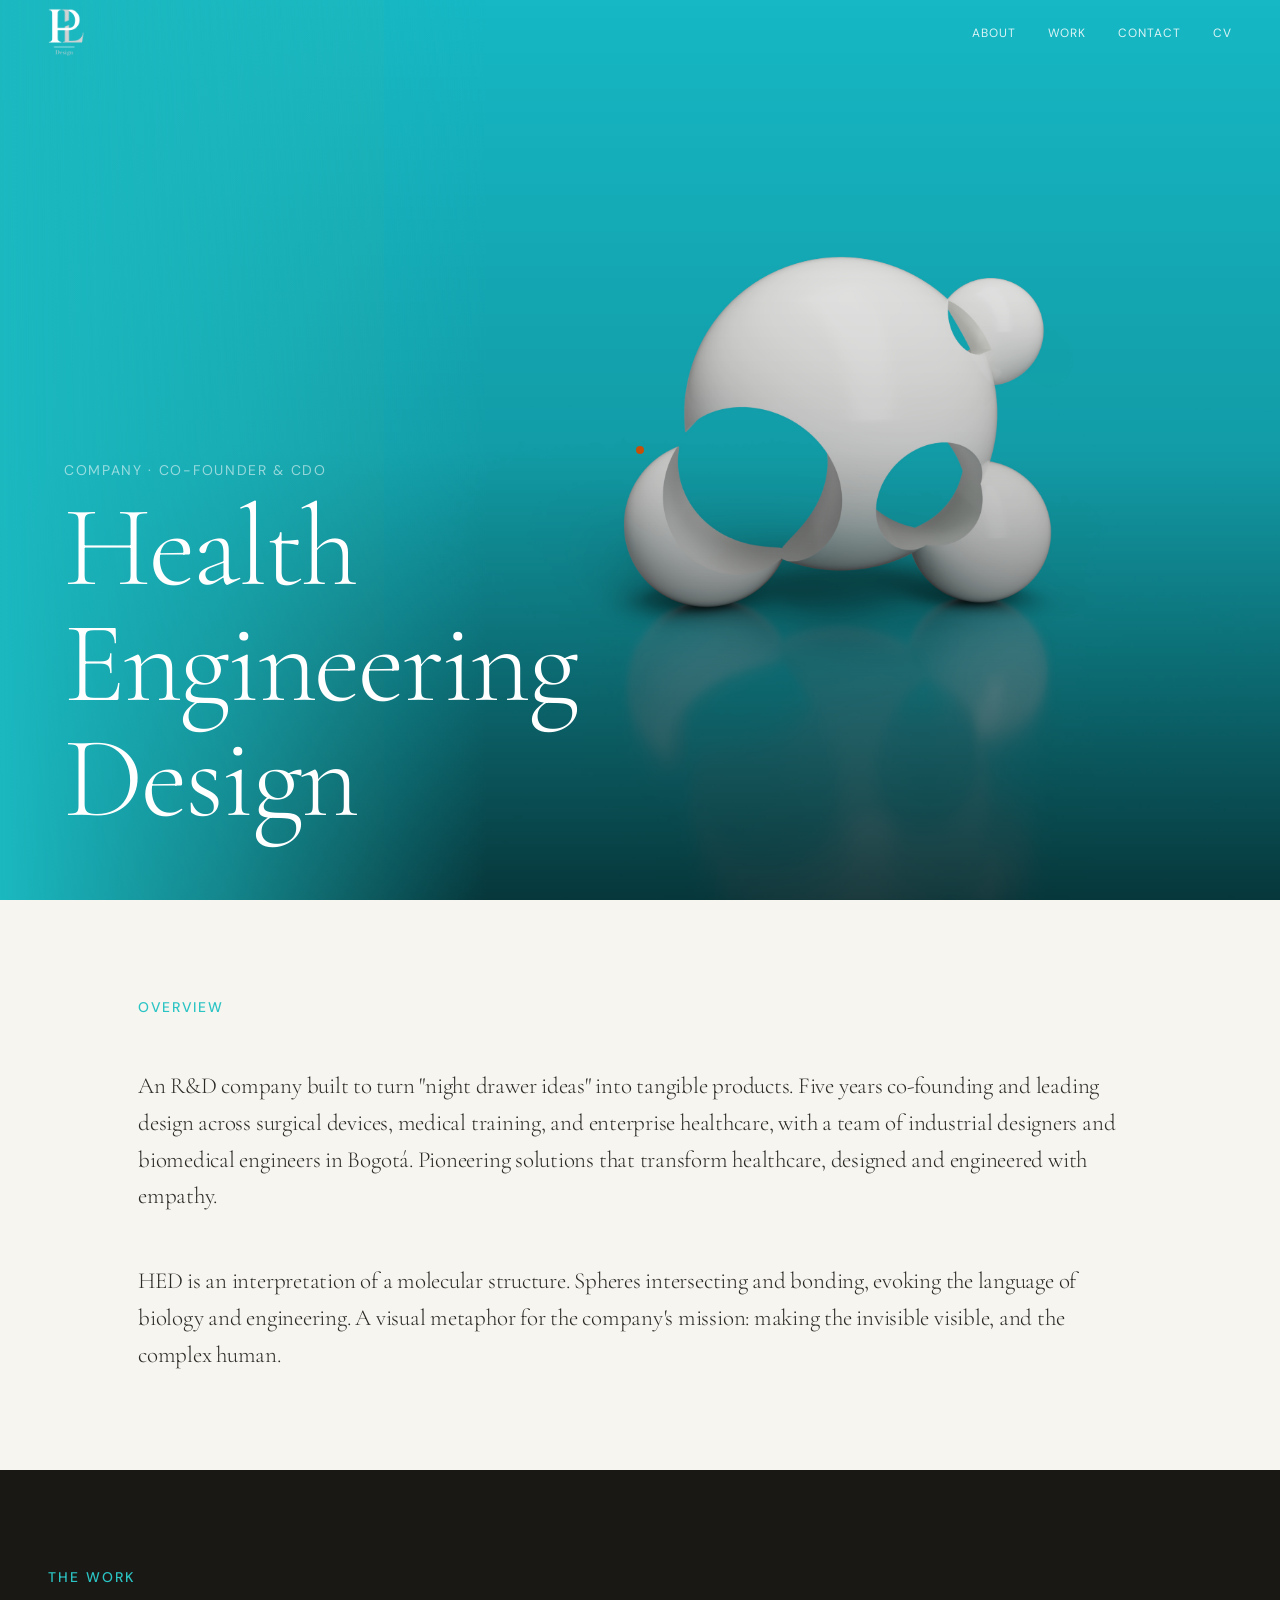
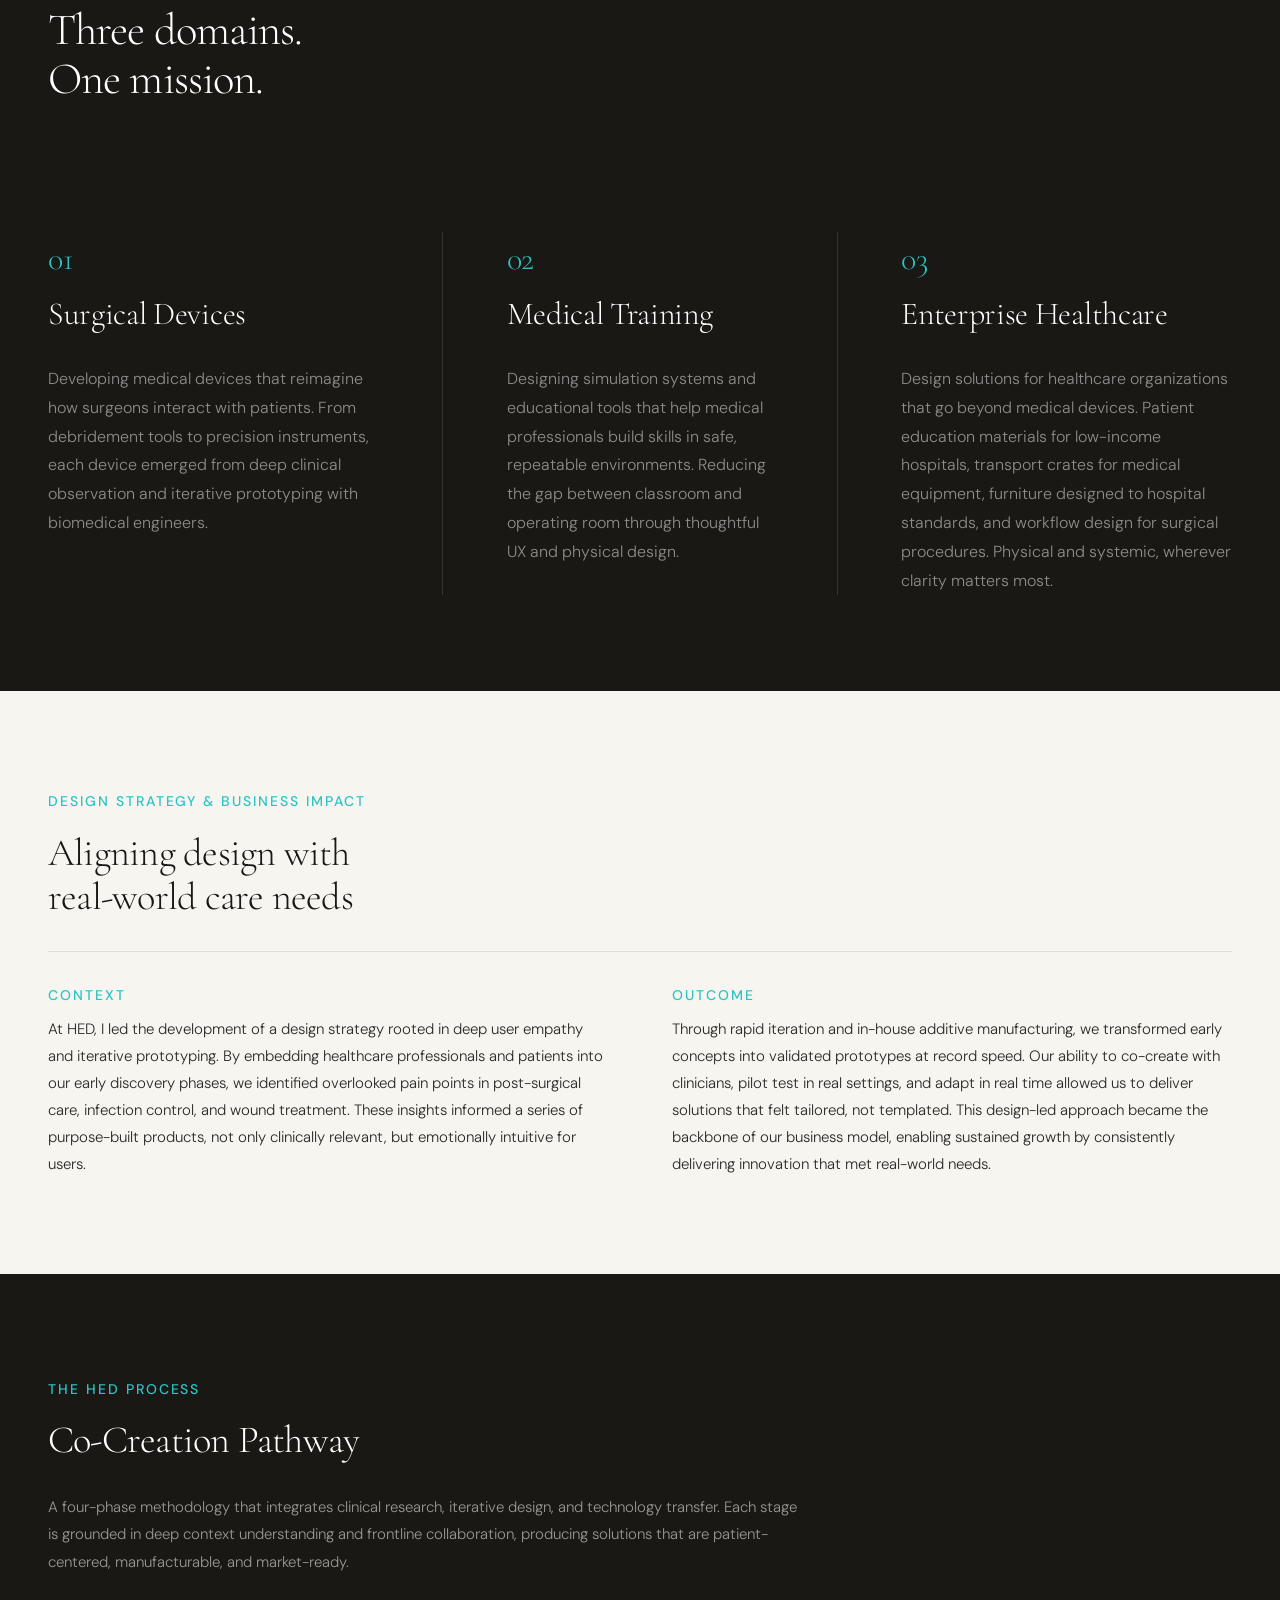
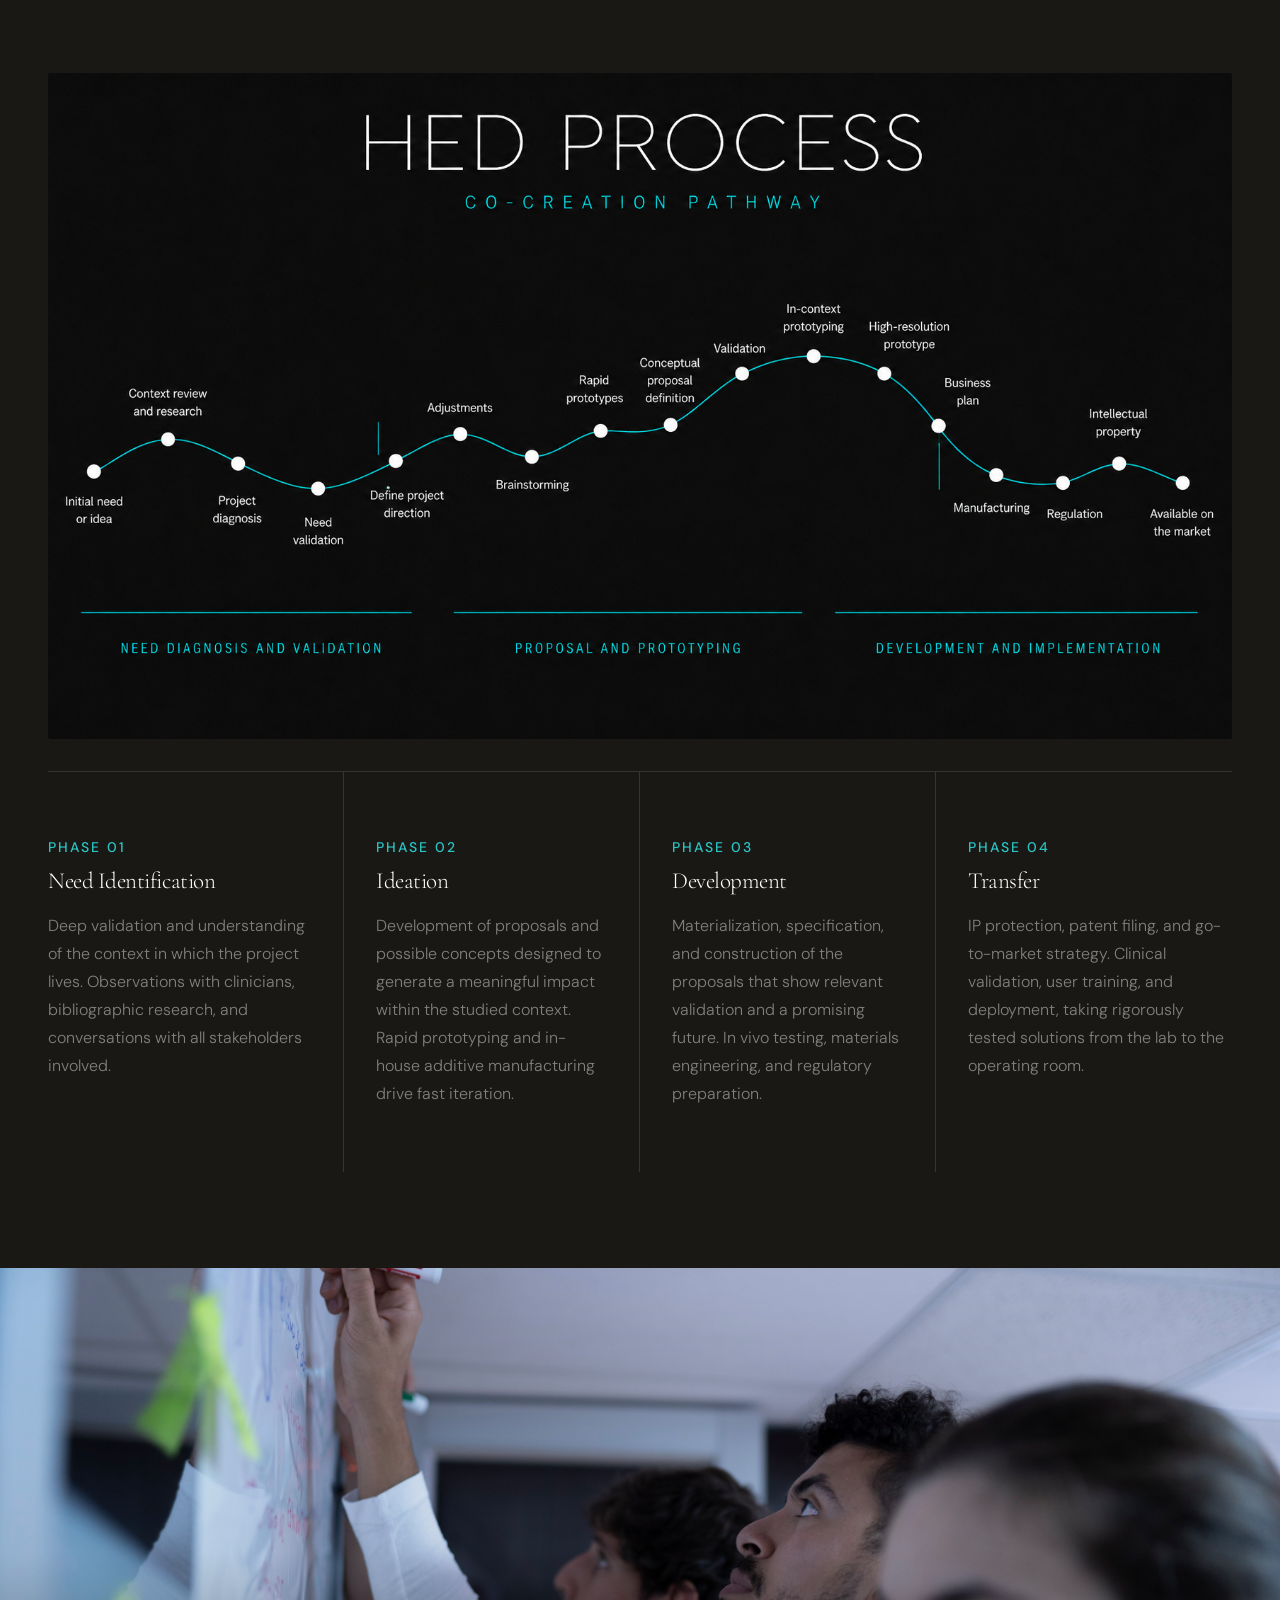
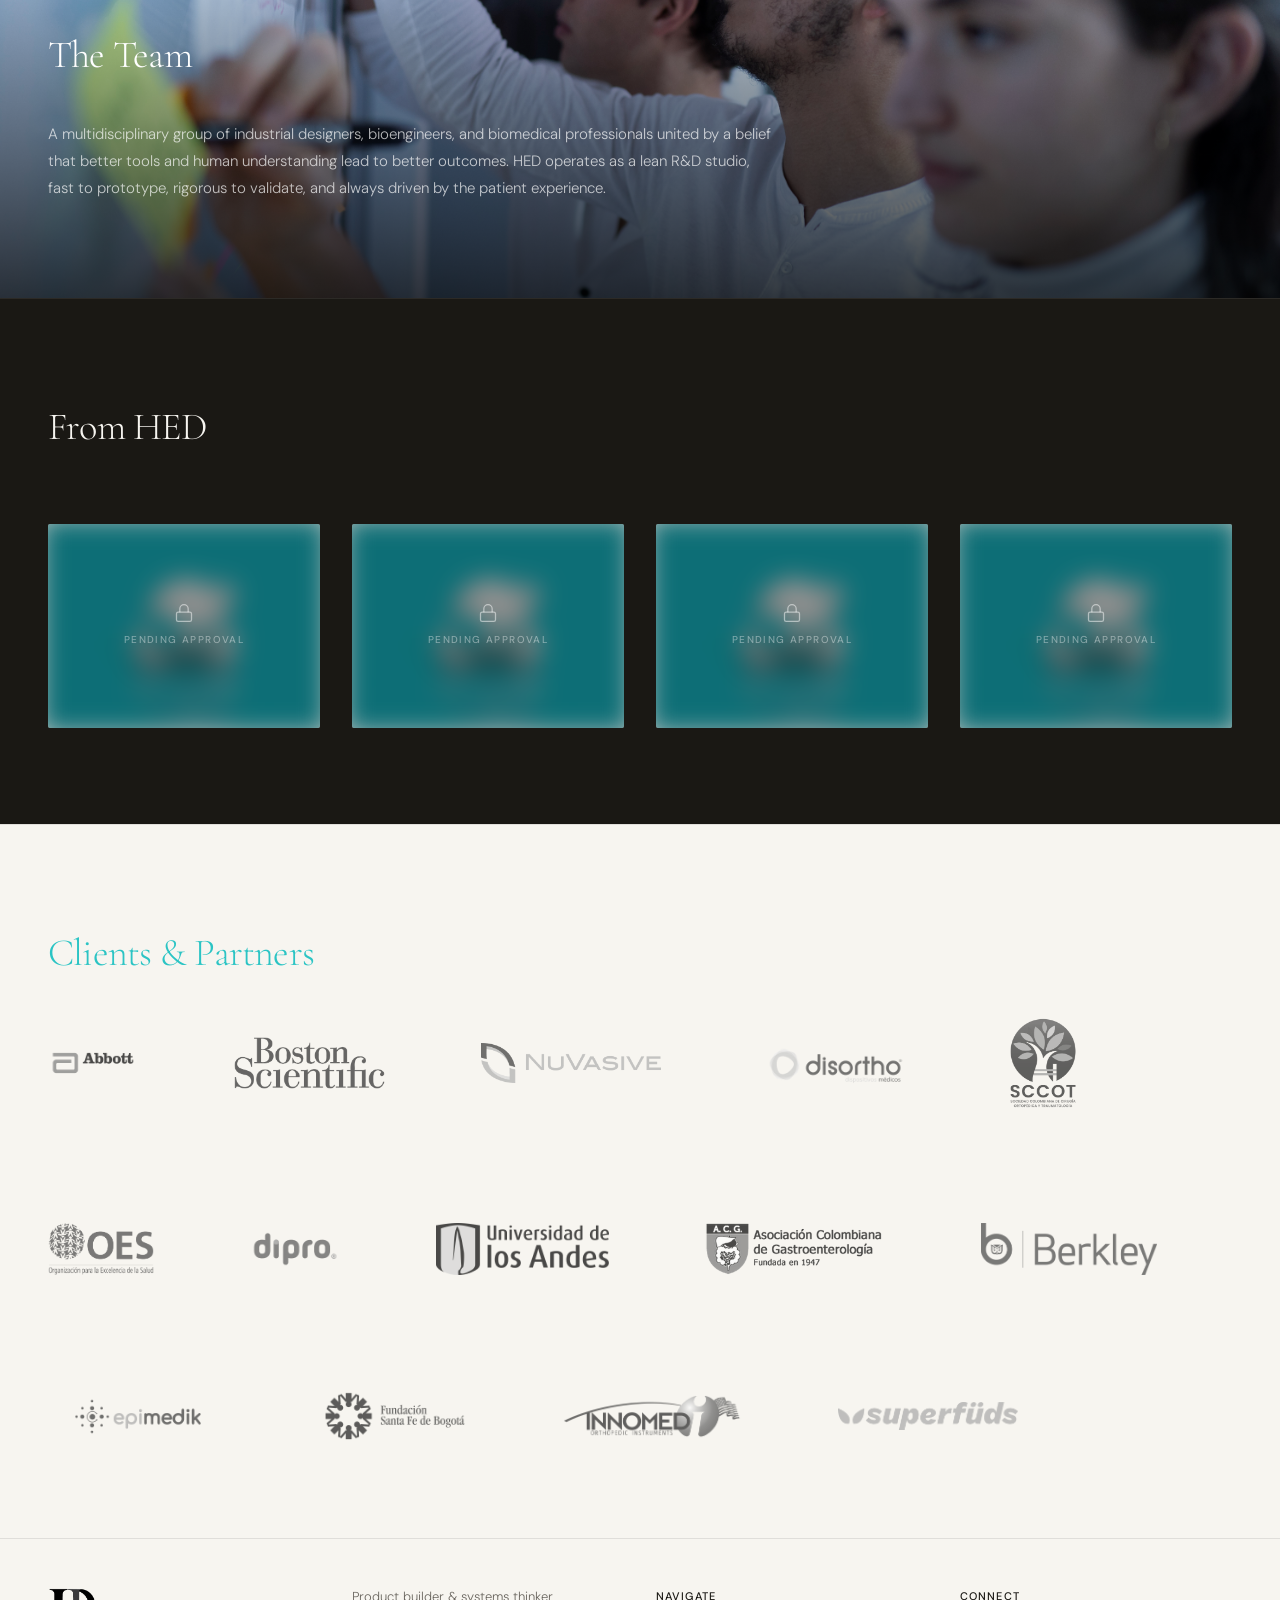
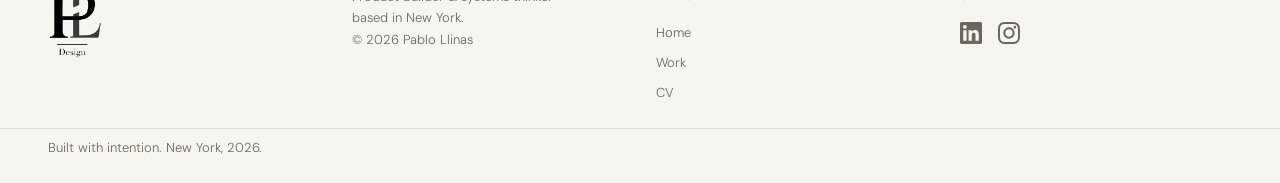
<file: projects/hed.html>
<!DOCTYPE html>
<html lang="en">
<head>
  <meta charset="UTF-8">
  <meta name="viewport" content="width=device-width, initial-scale=1.0">
  <title>Health Engineering Design — Pablo Llinas</title>
  <meta name="description" content="Health Engineering Design — R&D company co-founded by Pablo Llinas. Surgical devices, medical training, and enterprise healthcare. Bogotá, 2020–2025.">
  <link rel="icon" type="image/svg+xml" href="../images/favicon.svg">
  <link rel="stylesheet" href="../css/style.css">
  <link rel="stylesheet" href="../css/project-page.css">
  <style>

    /* ── HED brand teal ─────────────────────────────────────────── */
    :root {
      --hed-teal: #2BC4C4;
    }

    /* ── FROM HED — project placeholders ────────────────────────── */
    .hed-related__grid {
      display: grid;
      grid-template-columns: repeat(4, 1fr);
      gap: var(--space-md);
      margin-top: var(--space-lg);
    }

    .hed-related__card {
      position: relative;
      aspect-ratio: 4/3;
      overflow: hidden;
      border-radius: 2px;
      background: #c8c8c4;
    }

    .hed-related__card-img {
      width: 100%;
      height: 100%;
      object-fit: cover;
      filter: blur(12px) brightness(0.6);
      transform: scale(1.05);
    }

    .hed-related__card-overlay {
      position: absolute;
      inset: 0;
      display: flex;
      flex-direction: column;
      align-items: center;
      justify-content: center;
      gap: 8px;
    }

    .hed-related__card-lock {
      width: 20px;
      height: 20px;
      color: rgba(255,255,255,0.5);
    }

    .hed-related__card-label {
      font-family: var(--font-body);
      font-size: 10px;
      font-weight: 500;
      text-transform: uppercase;
      letter-spacing: 0.14em;
      color: rgba(255,255,255,0.4);
      text-align: center;
    }

    /* ── HERO ────────────────────────────────────────────────────── */
    .hed-hero {
      position: relative;
      height: 100vh;
      min-height: 600px;
      background: #1BB8C0;
      overflow: hidden;
      display: flex;
      align-items: flex-end;
    }

    .hed-hero__img {
      position: absolute;
      top: 0;
      right: 0;
      bottom: 0;
      left: 30%;
      width: 70%;
      height: 100%;
      object-fit: cover;
      object-position: center 40%;
      animation: heroImageReveal 8s ease both;
    }

    .hed-hero__overlay {
      position: absolute;
      inset: 0;
      background:
        linear-gradient(
          to right,
          #1BB8C0 0%,
          rgba(27, 184, 192, 0.6) 18%,
          rgba(27, 184, 192, 0) 38%,
          transparent 60%
        ),
        linear-gradient(
          to top,
          rgba(0,0,0,0.70) 0%,
          rgba(0,0,0,0.15) 50%,
          transparent 100%
        );
    }

    .hed-hero__content {
      position: relative;
      z-index: 2;
      padding: var(--space-lg);
      max-width: 900px;
      animation: fadeUp 0.9s ease 0.2s both;
    }

    .hed-hero__eyebrow {
      font-family: var(--font-body);
      font-size: 14px;
      font-weight: 400;
      text-transform: uppercase;
      letter-spacing: 0.12em;
      color: rgba(255,255,255,0.55);
      margin-bottom: var(--space-xs);
    }

    .hed-hero__title {
      font-family: var(--font-heading);
      font-size: clamp(64px, 9vw, 120px);
      font-weight: 300;
      line-height: 1.0;
      letter-spacing: -0.02em;
      color: var(--white);
    }

    /* ── WHAT WE BUILT — 3 domains ───────────────────────────────── */
    .hed-domains {
      background: var(--warm-black);
      padding: var(--space-xl) 0 0;
    }

    .hed-domains__inner {
      max-width: 1400px;
      margin-inline: auto;
      padding-inline: 48px;
    }

    .hed-domains__header {
      margin-bottom: var(--space-md);
    }

    .hed-domains__eyebrow {
      font-family: var(--font-body);
      font-size: 14px;
      font-weight: 500;
      text-transform: uppercase;
      letter-spacing: 0.14em;
      color: var(--hed-teal);
      display: block;
      margin-bottom: var(--space-sm);
    }

    .hed-domains__heading {
      font-family: var(--font-heading);
      font-size: clamp(32px, 3.5vw, 52px);
      font-weight: 300;
      letter-spacing: -0.02em;
      color: var(--white);
      line-height: 1.1;
    }

    .hed-domains__grid {
      display: grid;
      grid-template-columns: repeat(3, 1fr);
      gap: 0;
    }

    .hed-domain {
      padding: var(--space-xl) var(--space-lg);
      position: relative;
    }

    .hed-domain:not(:last-child)::after {
      content: '';
      position: absolute;
      right: 0;
      top: var(--space-xl);
      bottom: var(--space-xl);
      width: 0.5px;
      background: rgba(255,255,255,0.12);
    }

    .hed-domain:first-child { padding-left: 0; }
    .hed-domain:last-child { padding-right: 0; }

    .hed-domain__number {
      font-family: var(--font-heading);
      font-size: clamp(22px, 2.5vw, 40px);
      font-weight: 300;
      letter-spacing: -0.01em;
      color: var(--hed-teal);
      display: block;
      margin-bottom: var(--space-xs);
    }

    .hed-domain__title {
      font-family: var(--font-heading);
      font-size: clamp(24px, 2.5vw, 40px);
      font-weight: 300;
      letter-spacing: -0.01em;
      color: var(--white);
      line-height: 1.2;
      margin-bottom: var(--space-md);
    }

    .hed-domain__body {
      font-family: var(--font-body);
      font-size: 16px;
      font-weight: 300;
      line-height: 1.8;
      color: rgba(255,255,255,0.5);
    }

    /* ── DESIGN STRATEGY ─────────────────────────────────────────── */
    .hed-strategy {
      background: var(--off-white);
      padding: var(--space-xl) 0;
    }

    .hed-strategy__inner {
      max-width: 1400px;
      margin-inline: auto;
      padding-inline: 48px;
    }

    .hed-strategy__header {
      margin-bottom: var(--space-md);
      padding-bottom: var(--space-md);
      border-bottom: 0.5px solid var(--border);
    }

    .hed-strategy__eyebrow {
      font-family: var(--font-body);
      font-size: 14px;
      font-weight: 500;
      text-transform: uppercase;
      letter-spacing: 0.14em;
      color: var(--hed-teal);
      padding-top: 8px;
    }

    .hed-strategy__heading {
      font-family: var(--font-heading);
      font-size: clamp(28px, 3vw, 44px);
      font-weight: 300;
      letter-spacing: -0.02em;
      color: var(--warm-black);
      line-height: 1.15;
    }

    .hed-strategy__cols {
      display: grid;
      grid-template-columns: 1fr 1fr;
      gap: var(--space-xl);
    }

    .hed-strategy__col-label {
      font-family: var(--font-body);
      font-size: 14px;
      font-weight: 500;
      text-transform: uppercase;
      letter-spacing: 0.14em;
      color: var(--hed-teal);
      display: block;
      margin-bottom: var(--space-xs);
    }

    .hed-strategy__col-body {
      font-family: var(--font-body);
      font-size: 15px;
      font-weight: 300;
      line-height: 1.8;
      color: var(--dark-charcoal);
    }

    /* ── HED PROCESS ─────────────────────────────────────────────── */
    .hed-process {
      background: var(--warm-black);
      padding: var(--space-xl) 0;
    }

    .hed-process__inner {
      max-width: 1400px;
      margin-inline: auto;
      padding-inline: 48px;
    }

    .hed-process__header {
      margin-bottom: var(--space-md);
      padding-bottom: 0;
    }

    .hed-process__eyebrow {
      font-family: var(--font-body);
      font-size: 14px;
      font-weight: 500;
      text-transform: uppercase;
      letter-spacing: 0.14em;
      color: var(--hed-teal);
      padding-top: 8px;
    }

    .hed-process__heading {
      font-family: var(--font-heading);
      font-size: clamp(28px, 3vw, 44px);
      font-weight: 300;
      letter-spacing: -0.02em;
      color: var(--white);
      line-height: 1.15;
    }

    .hed-process__body {
      font-family: var(--font-body);
      font-size: 15px;
      font-weight: 300;
      line-height: 1.85;
      color: rgba(255,255,255,0.58);
      max-width: 860px;
      margin-bottom: var(--space-xl);
    }

    .hed-process__slides {
      display: grid;
      grid-template-columns: repeat(4, 1fr);
      gap: 8px;
      margin-bottom: var(--space-xl);
      border-radius: 4px;
      overflow: hidden;
    }

    .hed-process__slide-img {
      width: 100%;
      aspect-ratio: 4/3;
      object-fit: cover;
      object-position: center bottom;
      display: block;
      opacity: 0.85;
      transition: opacity 0.3s ease;
    }

    .hed-process__slide-img:hover { opacity: 1; }

    .hed-process__phases {
      display: grid;
      grid-template-columns: repeat(4, 1fr);
      gap: 0;
      border-top: 0.5px solid rgba(255,255,255,0.12);
    }

    .hed-process__phase {
      padding: var(--space-lg) var(--space-md);
      border-right: 0.5px solid rgba(255,255,255,0.12);
    }

    .hed-process__phase:first-child { padding-left: 0; }
    .hed-process__phase:last-child { border-right: none; padding-right: 0; }

    .hed-process__phase-num {
      font-family: var(--font-body);
      font-size: 14px;
      font-weight: 500;
      text-transform: uppercase;
      letter-spacing: 0.14em;
      color: var(--hed-teal);
      display: block;
      margin-bottom: var(--space-xs);
    }

    .hed-process__phase-title {
      font-family: var(--font-heading);
      font-size: clamp(20px, 1.8vw, 28px);
      font-weight: 300;
      color: var(--white);
      line-height: 1.2;
      margin-bottom: var(--space-sm);
    }

    .hed-process__phase-body {
      font-family: var(--font-body);
      font-size: 16px;
      font-weight: 300;
      line-height: 1.75;
      color: rgba(255,255,255,0.45);
    }

    /* ── BRAND MARK — molecule fully visible, text below ────────── */
    .hed-brand {
      background: var(--hed-teal);
      padding-bottom: var(--space-xl);
    }

    .hed-brand__img-wrap {
      width: 100%;
      display: flex;
      justify-content: center;
      align-items: flex-end;
      padding-top: var(--space-xl);
    }

    .hed-brand__img {
      width: 55%;
      max-width: 640px;
      display: block;
      object-fit: contain;
    }

    .hed-brand__content {
      text-align: center;
      padding: var(--space-lg) 48px var(--space-xl);
      max-width: 640px;
      margin: 0 auto;
    }

    .hed-brand__eyebrow {
      font-family: var(--font-body);
      font-size: 10px;
      font-weight: 500;
      text-transform: uppercase;
      letter-spacing: 0.14em;
      color: rgba(255,255,255,0.65);
      margin-bottom: var(--space-md);
      display: block;
    }

    .hed-brand__heading {
      font-family: var(--font-heading);
      font-size: clamp(28px, 3vw, 44px);
      font-weight: 300;
      letter-spacing: -0.02em;
      color: var(--white);
      line-height: 1.15;
      margin-bottom: var(--space-md);
    }

    .hed-brand__body {
      font-family: var(--font-body);
      font-size: 15px;
      font-weight: 300;
      line-height: 1.8;
      color: rgba(255,255,255,0.75);
    }

    /* ── TEAM PHOTO ──────────────────────────────────────────────── */
    .hed-team {
      position: relative;
      min-height: 70vh;
      background: var(--warm-black);
      overflow: hidden;
      display: flex;
      flex-direction: column;
      justify-content: flex-end;
    }

    .hed-team__img {
      position: absolute;
      inset: 0;
      width: 100%;
      height: 100%;
      object-fit: cover;
      object-position: center top;
      display: block;
    }

    .hed-team__overlay {
      position: absolute;
      inset: 0;
      background: linear-gradient(to top, rgba(0,0,0,0.75) 0%, rgba(0,0,0,0.1) 55%, transparent 100%);
    }

    .hed-team__content {
      position: relative;
      z-index: 2;
      padding: var(--space-xl) 48px;
      max-width: 820px;
    }

    .hed-team__eyebrow {
      font-family: var(--font-heading);
      font-size: clamp(28px, 3vw, 48px);
      font-weight: 300;
      letter-spacing: -0.02em;
      color: var(--white);
      margin-bottom: var(--space-md);
      display: block;
    }

    .hed-team__body {
      font-family: var(--font-body);
      font-size: 15px;
      font-weight: 300;
      line-height: 1.8;
      color: rgba(255,255,255,0.7);
    }

    /* ── FROM HED ────────────────────────────────────────────────── */
    .hed-related {
      background: var(--warm-black);
      padding: var(--space-xl) 0;
      border-top: 0.5px solid rgba(255,255,255,0.08);
    }

    .hed-related__inner {
      max-width: 1400px;
      margin-inline: auto;
      padding-inline: 48px;
    }

    .hed-related__label {
      font-family: var(--font-heading);
      font-size: clamp(28px, 3vw, 48px);
      font-weight: 300;
      letter-spacing: -0.02em;
      color: var(--off-white);
      display: block;
      margin-bottom: var(--space-lg);
    }

    /* ── PROCESS DIAGRAM IMAGE ───────────────────────────────────── */
    .hed-process__diagram {
      width: 100%;
      display: block;
      border-radius: 2px;
      margin-bottom: var(--space-xl);
    }

    .hed-process__desc {
      font-family: var(--font-body);
      font-size: 15px;
      font-weight: 300;
      line-height: 1.85;
      color: rgba(255,255,255,0.55);
      max-width: 760px;
      margin-bottom: var(--space-xl);
    }

    /* ── CLIENTS ─────────────────────────────────────────────────── */
    .hed-clients {
      background: var(--off-white);
      padding: var(--space-xl) 0;
      border-top: 0.5px solid var(--border);
    }

    .hed-clients__inner {
      max-width: 1400px;
      margin-inline: auto;
      padding-inline: 48px;
    }

    .hed-clients__label {
      font-family: var(--font-heading);
      font-size: clamp(28px, 3vw, 48px);
      font-weight: 300;
      letter-spacing: -0.02em;
      color: var(--hed-teal);
      display: block;
      margin-bottom: var(--space-md);
    }

    .hed-clients__grid {
      display: flex;
      flex-wrap: wrap;
      align-items: center;
      gap: var(--space-xl) var(--space-xl);
    }

    .hed-clients__logo {
      height: 52px;
      width: auto;
      max-width: 180px;
      object-fit: contain;
      filter: grayscale(1);
      opacity: 0.7;
      transition: opacity 0.3s ease;
    }

    .hed-clients__logo:hover { opacity: 1; }
    .hed-clients__logo--xl { height: 90px; max-width: 240px; }

    .hed-related__placeholder {
      font-family: var(--font-heading);
      font-size: clamp(18px, 1.8vw, 26px);
      font-weight: 300;
      letter-spacing: -0.01em;
      color: rgba(0,0,0,0.2);
      font-style: italic;
    }

    /* ── RESPONSIVE ──────────────────────────────────────────────── */
    @media (max-width: 1024px) {
      .hed-process__phases {
        grid-template-columns: repeat(2, 1fr);
      }
      .hed-process__phase:nth-child(2) { border-right: none; padding-right: 0; }
      .hed-process__phase:nth-child(3) {
        border-top: 0.5px solid rgba(255,255,255,0.12);
        padding-left: 0;
      }
      .hed-process__phase:nth-child(4) {
        border-top: 0.5px solid rgba(255,255,255,0.12);
        border-right: none;
        padding-right: 0;
      }
    }

    @media (max-width: 900px) {
      .hed-domains__grid { grid-template-columns: 1fr; }
      .hed-domain {
        border-right: none;
        border-bottom: 0.5px solid rgba(255,255,255,0.12);
        padding: var(--space-lg) 0;
      }
      .hed-domain:last-child { border-bottom: none; }
      .hed-strategy__cols { grid-template-columns: 1fr; }
      .hed-strategy__header { grid-template-columns: 1fr; gap: var(--space-md); }
      .hed-process__header { grid-template-columns: 1fr; gap: var(--space-md); }
    }

    @media (max-width: 768px) {
      .hed-hero__content { padding: var(--space-md) 20px; }
      .hed-domains__inner,
      .hed-strategy__inner,
      .hed-process__inner,
      .hed-related__inner { padding-inline: 20px; }
      .hed-team__content { padding: var(--space-lg) 20px; }
      .hed-brand__content { padding: var(--space-lg) 20px; }
      .hed-brand__img { width: 80%; }
      .hed-process__slides { grid-template-columns: repeat(2, 1fr); }
      .hed-process__phases { grid-template-columns: 1fr; }
      .hed-process__phase {
        border-right: none;
        border-bottom: 0.5px solid rgba(255,255,255,0.12);
        padding: var(--space-lg) 0;
      }
      .hed-process__phase:last-child { border-bottom: none; }
    }

  </style>
</head>

<body>

  <!-- NAV -->
  <header class="nav" role="banner">
    <a href="../index.html" class="nav__logo" aria-label="Pablo Llinas — Home">
      <img src="../images/logo-pl-light.png" class="nav__logo-img nav__logo-img--light" alt="PL">
      <img src="../images/logo-pl-dark.png"  class="nav__logo-img nav__logo-img--dark"  alt="PL">
    </a>
    <nav aria-label="Primary navigation">
      <ul class="nav__links">
        <li><a href="../index.html#about"   class="nav__link">About</a></li>
        <li><a href="../projects.html"      class="nav__link">Work</a></li>
        <li><a href="../index.html#contact" class="nav__link">Contact</a></li>
        <li><a href="../cv.html"            class="nav__link">CV</a></li>
      </ul>
    </nav>
    <button class="nav__hamburger" aria-label="Open menu" aria-expanded="false">
      <span class="nav__hamburger-bar"></span>
      <span class="nav__hamburger-bar"></span>
      <span class="nav__hamburger-bar"></span>
    </button>
  </header>
  <div class="nav__mobile" aria-hidden="true">
    <ul class="nav__mobile-links">
      <li><a href="../index.html#about"   class="nav__mobile-link">About</a></li>
      <li><a href="../projects.html"      class="nav__mobile-link">Work</a></li>
      <li><a href="../index.html#contact" class="nav__mobile-link">Contact</a></li>
      <li><a href="../cv.html"            class="nav__mobile-link">CV</a></li>
    </ul>
  </div>


  <!-- =========================================================
       HERO
       ========================================================= -->
  <section class="hed-hero" aria-label="Health Engineering Design">
    <img src="../images/hed/hed-sphere-render.jpg"
         alt="HED — 3D render of the Health Engineering Design logo mark"
         class="hed-hero__img"
         role="presentation">
    <div class="hed-hero__overlay" aria-hidden="true"></div>
    <div class="hed-hero__content">
      <p class="hed-hero__eyebrow">Company · Co-Founder &amp; CDO</p>
      <h1 class="hed-hero__title">Health<br>Engineering<br>Design</h1>
    </div>
  </section>


  <!-- =========================================================
       INTRO
       ========================================================= -->
  <section class="pp-intro" data-nav-light>
    <div class="pp-intro__inner" style="grid-template-columns: 1fr;">
      <div class="pp-intro__text">
        <p class="pp-section__eyebrow pp-section__eyebrow--dark" style="font-size:14px;color:var(--hed-teal);margin-bottom:var(--space-md);">Overview</p>
        <p class="pp-intro__body" style="font-family:var(--font-heading);font-size:clamp(18px,1.8vw,26px);font-weight:300;line-height:1.6;letter-spacing:-0.01em;">An R&amp;D company built to turn "night drawer ideas" into tangible products. Five years co-founding and leading design across surgical devices, medical training, and enterprise healthcare, with a team of industrial designers and biomedical engineers in Bogotá. Pioneering solutions that transform healthcare, designed and engineered with empathy.</p>
        <p class="pp-intro__body" style="margin-top:var(--space-md);font-family:var(--font-heading);font-size:clamp(18px,1.8vw,26px);font-weight:300;line-height:1.6;letter-spacing:-0.01em;">HED is an interpretation of a molecular structure. Spheres intersecting and bonding, evoking the language of biology and engineering. A visual metaphor for the company's mission: making the invisible visible, and the complex human.</p>
      </div>
    </div>
  </section>


  <!-- =========================================================
       THREE DOMAINS
       ========================================================= -->
  <section class="hed-domains">
    <div class="hed-domains__inner">
      <div class="hed-domains__header">
        <span class="hed-domains__eyebrow">The Work</span>
        <h2 class="hed-domains__heading">Three domains.<br>One mission.</h2>
      </div>
      <div class="hed-domains__grid">
        <div class="hed-domain">
          <span class="hed-domain__number">01</span>
          <h3 class="hed-domain__title">Surgical Devices</h3>
          <p class="hed-domain__body">Developing medical devices that reimagine how surgeons interact with patients. From debridement tools to precision instruments, each device emerged from deep clinical observation and iterative prototyping with biomedical engineers.</p>
        </div>
        <div class="hed-domain">
          <span class="hed-domain__number">02</span>
          <h3 class="hed-domain__title">Medical Training</h3>
          <p class="hed-domain__body">Designing simulation systems and educational tools that help medical professionals build skills in safe, repeatable environments. Reducing the gap between classroom and operating room through thoughtful UX and physical design.</p>
        </div>
        <div class="hed-domain">
          <span class="hed-domain__number">03</span>
          <h3 class="hed-domain__title">Enterprise Healthcare</h3>
          <p class="hed-domain__body">Design solutions for healthcare organizations that go beyond medical devices. Patient education materials for low-income hospitals, transport crates for medical equipment, furniture designed to hospital standards, and workflow design for surgical procedures. Physical and systemic, wherever clarity matters most.</p>
        </div>
      </div>
    </div>
  </section>


  <!-- =========================================================
       DESIGN STRATEGY & BUSINESS IMPACT
       ========================================================= -->
  <section class="hed-strategy" data-nav-light>
    <div class="hed-strategy__inner">
      <div class="hed-strategy__header">
        <span class="hed-strategy__eyebrow">Design Strategy &amp; Business Impact</span>
        <h2 class="hed-strategy__heading" style="margin-top: var(--space-sm);">Aligning design with<br>real-world care needs</h2>
      </div>
      <div class="hed-strategy__cols" style="gap:var(--space-lg);">
        <div class="hed-strategy__col">
          <span class="hed-strategy__col-label">Context</span>
          <p class="hed-strategy__col-body">At HED, I led the development of a design strategy rooted in deep user empathy and iterative prototyping. By embedding healthcare professionals and patients into our early discovery phases, we identified overlooked pain points in post-surgical care, infection control, and wound treatment. These insights informed a series of purpose-built products, not only clinically relevant, but emotionally intuitive for users.</p>
        </div>
        <div class="hed-strategy__col">
          <span class="hed-strategy__col-label">Outcome</span>
          <p class="hed-strategy__col-body">Through rapid iteration and in-house additive manufacturing, we transformed early concepts into validated prototypes at record speed. Our ability to co-create with clinicians, pilot test in real settings, and adapt in real time allowed us to deliver solutions that felt tailored, not templated. This design-led approach became the backbone of our business model, enabling sustained growth by consistently delivering innovation that met real-world needs.</p>
        </div>
      </div>
    </div>
  </section>


  <!-- =========================================================
       THE HED PROCESS
       ========================================================= -->
  <section class="hed-process">
    <div class="hed-process__inner">
      <div class="hed-process__header">
        <span class="hed-process__eyebrow" style="display:block;margin-bottom:var(--space-sm);">The HED Process</span>
        <h2 class="hed-process__heading">Co-Creation Pathway</h2>
      </div>
      <p class="hed-process__desc">A four-phase methodology that integrates clinical research, iterative design, and technology transfer. Each stage is grounded in deep context understanding and frontline collaboration, producing solutions that are patient-centered, manufacturable, and market-ready.</p>
      <img src="../images/hed/hed-process-diagram.png"
           alt="HED Process — Co-Creation Pathway diagram"
           class="hed-process__diagram"
           style="margin-bottom:var(--space-md);"
           loading="lazy">
      <div class="hed-process__phases">
        <div class="hed-process__phase">
          <span class="hed-process__phase-num">Phase 01</span>
          <h3 class="hed-process__phase-title">Need Identification</h3>
          <p class="hed-process__phase-body">Deep validation and understanding of the context in which the project lives. Observations with clinicians, bibliographic research, and conversations with all stakeholders involved.</p>
        </div>
        <div class="hed-process__phase">
          <span class="hed-process__phase-num">Phase 02</span>
          <h3 class="hed-process__phase-title">Ideation</h3>
          <p class="hed-process__phase-body">Development of proposals and possible concepts designed to generate a meaningful impact within the studied context. Rapid prototyping and in-house additive manufacturing drive fast iteration.</p>
        </div>
        <div class="hed-process__phase">
          <span class="hed-process__phase-num">Phase 03</span>
          <h3 class="hed-process__phase-title">Development</h3>
          <p class="hed-process__phase-body">Materialization, specification, and construction of the proposals that show relevant validation and a promising future. In vivo testing, materials engineering, and regulatory preparation.</p>
        </div>
        <div class="hed-process__phase">
          <span class="hed-process__phase-num">Phase 04</span>
          <h3 class="hed-process__phase-title">Transfer</h3>
          <p class="hed-process__phase-body">IP protection, patent filing, and go-to-market strategy. Clinical validation, user training, and deployment, taking rigorously tested solutions from the lab to the operating room.</p>
        </div>
      </div>
    </div>
  </section>


  <!-- =========================================================
       TEAM PHOTO — full bleed
       ========================================================= -->
  <section class="hed-team">
    <img src="../images/hed-team.jpg"
         alt="Health Engineering Design team"
         class="hed-team__img"
         loading="lazy">
    <div class="hed-team__overlay" aria-hidden="true"></div>
    <div class="hed-team__content">
      <span class="hed-team__eyebrow">The Team</span>
      <p class="hed-team__body">A multidisciplinary group of industrial designers, bioengineers, and biomedical professionals united by a belief that better tools and human understanding lead to better outcomes. HED operates as a lean R&amp;D studio, fast to prototype, rigorous to validate, and always driven by the patient experience.</p>
    </div>
  </section>


  <!-- =========================================================
       FROM HED — projects placeholder
       ========================================================= -->
  <section class="hed-related">
    <div class="hed-related__inner">
      <span class="hed-related__label">From HED</span>
      <div class="hed-related__grid">
        <div class="hed-related__card">
          <img src="../images/hed/hed-sphere-render.jpg" alt="" class="hed-related__card-img" aria-hidden="true">
          <div class="hed-related__card-overlay">
            <svg class="hed-related__card-lock" xmlns="http://www.w3.org/2000/svg" viewBox="0 0 24 24" fill="none" stroke="currentColor" stroke-width="1.5"><rect x="3" y="11" width="18" height="11" rx="2"/><path d="M7 11V7a5 5 0 0 1 10 0v4"/></svg>
            <span class="hed-related__card-label">Pending approval</span>
          </div>
        </div>
        <div class="hed-related__card">
          <img src="../images/hed/hed-sphere-render.jpg" alt="" class="hed-related__card-img" aria-hidden="true">
          <div class="hed-related__card-overlay">
            <svg class="hed-related__card-lock" xmlns="http://www.w3.org/2000/svg" viewBox="0 0 24 24" fill="none" stroke="currentColor" stroke-width="1.5"><rect x="3" y="11" width="18" height="11" rx="2"/><path d="M7 11V7a5 5 0 0 1 10 0v4"/></svg>
            <span class="hed-related__card-label">Pending approval</span>
          </div>
        </div>
        <div class="hed-related__card">
          <img src="../images/hed/hed-sphere-render.jpg" alt="" class="hed-related__card-img" aria-hidden="true">
          <div class="hed-related__card-overlay">
            <svg class="hed-related__card-lock" xmlns="http://www.w3.org/2000/svg" viewBox="0 0 24 24" fill="none" stroke="currentColor" stroke-width="1.5"><rect x="3" y="11" width="18" height="11" rx="2"/><path d="M7 11V7a5 5 0 0 1 10 0v4"/></svg>
            <span class="hed-related__card-label">Pending approval</span>
          </div>
        </div>
        <div class="hed-related__card">
          <img src="../images/hed/hed-sphere-render.jpg" alt="" class="hed-related__card-img" aria-hidden="true">
          <div class="hed-related__card-overlay">
            <svg class="hed-related__card-lock" xmlns="http://www.w3.org/2000/svg" viewBox="0 0 24 24" fill="none" stroke="currentColor" stroke-width="1.5"><rect x="3" y="11" width="18" height="11" rx="2"/><path d="M7 11V7a5 5 0 0 1 10 0v4"/></svg>
            <span class="hed-related__card-label">Pending approval</span>
          </div>
        </div>
      </div>
    </div>
  </section>


  <!-- =========================================================
       CLIENTS
       ========================================================= -->
  <section class="hed-clients" data-nav-light>
    <div class="hed-clients__inner">
      <span class="hed-clients__label">Clients &amp; Partners</span>
      <div class="hed-clients__grid">
        <img src="../images/hed/clients/client-abbott.png"                  alt="Abbott"                   class="hed-clients__logo hed-clients__logo--xl" loading="lazy">
        <img src="../images/hed/clients/client-boston-scientific.png"       alt="Boston Scientific"        class="hed-clients__logo" loading="lazy">
        <img src="../images/hed/clients/client-nuvasive.png"                alt="NuVasive"                 class="hed-clients__logo" loading="lazy">
        <img src="../images/hed/clients/client-disortho.png"                alt="Disortho"                 class="hed-clients__logo hed-clients__logo--xl" loading="lazy">
        <img src="../images/hed/clients/client-sccot.png"                   alt="SCCOT"                    class="hed-clients__logo hed-clients__logo--xl" loading="lazy">
        <img src="../images/hed/clients/client-oes.png"                     alt="OES"                      class="hed-clients__logo" loading="lazy">
        <img src="../images/hed/clients/client-dipro.png"                   alt="Dipro"                    class="hed-clients__logo hed-clients__logo--xl" loading="lazy">
        <img src="../images/hed/clients/client-universidad-de-los-andes.png" alt="Universidad de los Andes" class="hed-clients__logo" loading="lazy">
        <img src="../images/hed/clients/client-ACG.png"                     alt="ACG"                      class="hed-clients__logo" loading="lazy">
        <img src="../images/hed/clients/client-berkley.png"                 alt="Berkley"                  class="hed-clients__logo" loading="lazy">
        <img src="../images/hed/clients/client-epimedik.png"                alt="Epimedik"                 class="hed-clients__logo" loading="lazy">
        <img src="../images/hed/clients/client-fsfb.png"                    alt="FSFB"                     class="hed-clients__logo" loading="lazy">
        <img src="../images/hed/clients/client-innomed.png"                 alt="Innomed"                  class="hed-clients__logo" loading="lazy">
        <img src="../images/hed/clients/client-superduds.png"               alt="Superduds"                class="hed-clients__logo" loading="lazy">
      </div>
    </div>
  </section>


  <!-- =========================================================
       FOOTER
       ========================================================= -->
  <footer class="footer" role="contentinfo" data-nav-light>
    <div class="footer__inner">
      <div class="footer__col">
        <img src="../images/logo-pl-dark.png" alt="PL Design" class="footer__logo-img">
      </div>
      <div class="footer__col">
        <p class="footer__tagline">Product builder &amp; systems thinker<br>based in New York.</p>
        <p class="footer__copy">© 2026 Pablo Llinas</p>
      </div>
      <div class="footer__col">
        <p class="footer__heading">Navigate</p>
        <a href="../index.html" class="footer__link">Home</a>
        <a href="../projects.html" class="footer__link">Work</a>
        <a href="../cv.html" class="footer__link">CV</a>
      </div>
      <div class="footer__col">
        <p class="footer__heading">Connect</p>
        <div class="footer__social">
          <a href="https://www.linkedin.com/in/pablo-llinas-tono/" class="footer__social-link" target="_blank" rel="noopener noreferrer" aria-label="LinkedIn">
            <svg xmlns="http://www.w3.org/2000/svg" viewBox="0 0 24 24" fill="currentColor" width="22" height="22"><path d="M20.447 20.452h-3.554v-5.569c0-1.328-.027-3.037-1.852-3.037-1.853 0-2.136 1.445-2.136 2.939v5.667H9.351V9h3.414v1.561h.046c.477-.9 1.637-1.85 3.37-1.85 3.601 0 4.267 2.37 4.267 5.455v6.286zM5.337 7.433c-1.144 0-2.063-.926-2.063-2.065 0-1.138.92-2.063 2.063-2.063 1.14 0 2.064.925 2.064 2.063 0 1.139-.925 2.065-2.064 2.065zm1.782 13.019H3.555V9h3.564v11.452zM22.225 0H1.771C.792 0 0 .774 0 1.729v20.542C0 23.227.792 24 1.771 24h20.451C23.2 24 24 23.227 24 22.271V1.729C24 .774 23.2 0 22.222 0h.003z"/></svg>
          </a>
          <a href="https://www.instagram.com/p.llinasdesign" class="footer__social-link" target="_blank" rel="noopener noreferrer" aria-label="Instagram">
            <svg xmlns="http://www.w3.org/2000/svg" viewBox="0 0 24 24" fill="currentColor" width="22" height="22"><path d="M12 2.163c3.204 0 3.584.012 4.85.07 3.252.148 4.771 1.691 4.919 4.919.058 1.265.069 1.645.069 4.849 0 3.205-.012 3.584-.069 4.849-.149 3.225-1.664 4.771-4.919 4.919-1.266.058-1.644.07-4.85.07-3.204 0-3.584-.012-4.849-.07-3.26-.149-4.771-1.699-4.919-4.92-.058-1.265-.07-1.644-.07-4.849 0-3.204.013-3.583.07-4.849.149-3.227 1.664-4.771 4.919-4.919 1.266-.057 1.645-.069 4.849-.069zM12 0C8.741 0 8.333.014 7.053.072 2.695.272.273 2.69.073 7.052.014 8.333 0 8.741 0 12c0 3.259.014 3.668.072 4.948.2 4.358 2.618 6.78 6.98 6.98C8.333 23.986 8.741 24 12 24c3.259 0 3.668-.014 4.948-.072 4.354-.2 6.782-2.618 6.979-6.98.059-1.28.073-1.689.073-4.948 0-3.259-.014-3.667-.072-4.947-.196-4.354-2.617-6.78-6.979-6.98C15.668.014 15.259 0 12 0zm0 5.838c-3.403 0-6.162 2.759-6.162 6.162S8.597 18.163 12 18.163s6.162-2.759 6.162-6.162S15.403 5.838 12 5.838zm0 10.162c-2.209 0-4-1.79-4-4 0-2.209 1.791-4 4-4s4 1.791 4 4c0 2.21-1.791 4-4 4zm6.406-11.845c-.796 0-1.441.645-1.441 1.44s.645 1.44 1.441 1.44c.795 0 1.439-.645 1.439-1.44s-.644-1.44-1.439-1.44z"/></svg>
          </a>
        </div>
      </div>
    </div>
    <div class="footer__bottom">
      <p class="footer__copy">Built with intention. New York, 2026.</p>
    </div>
  </footer>

  <script src="../js/main.js" defer></script>

</body>
</html>
</file>
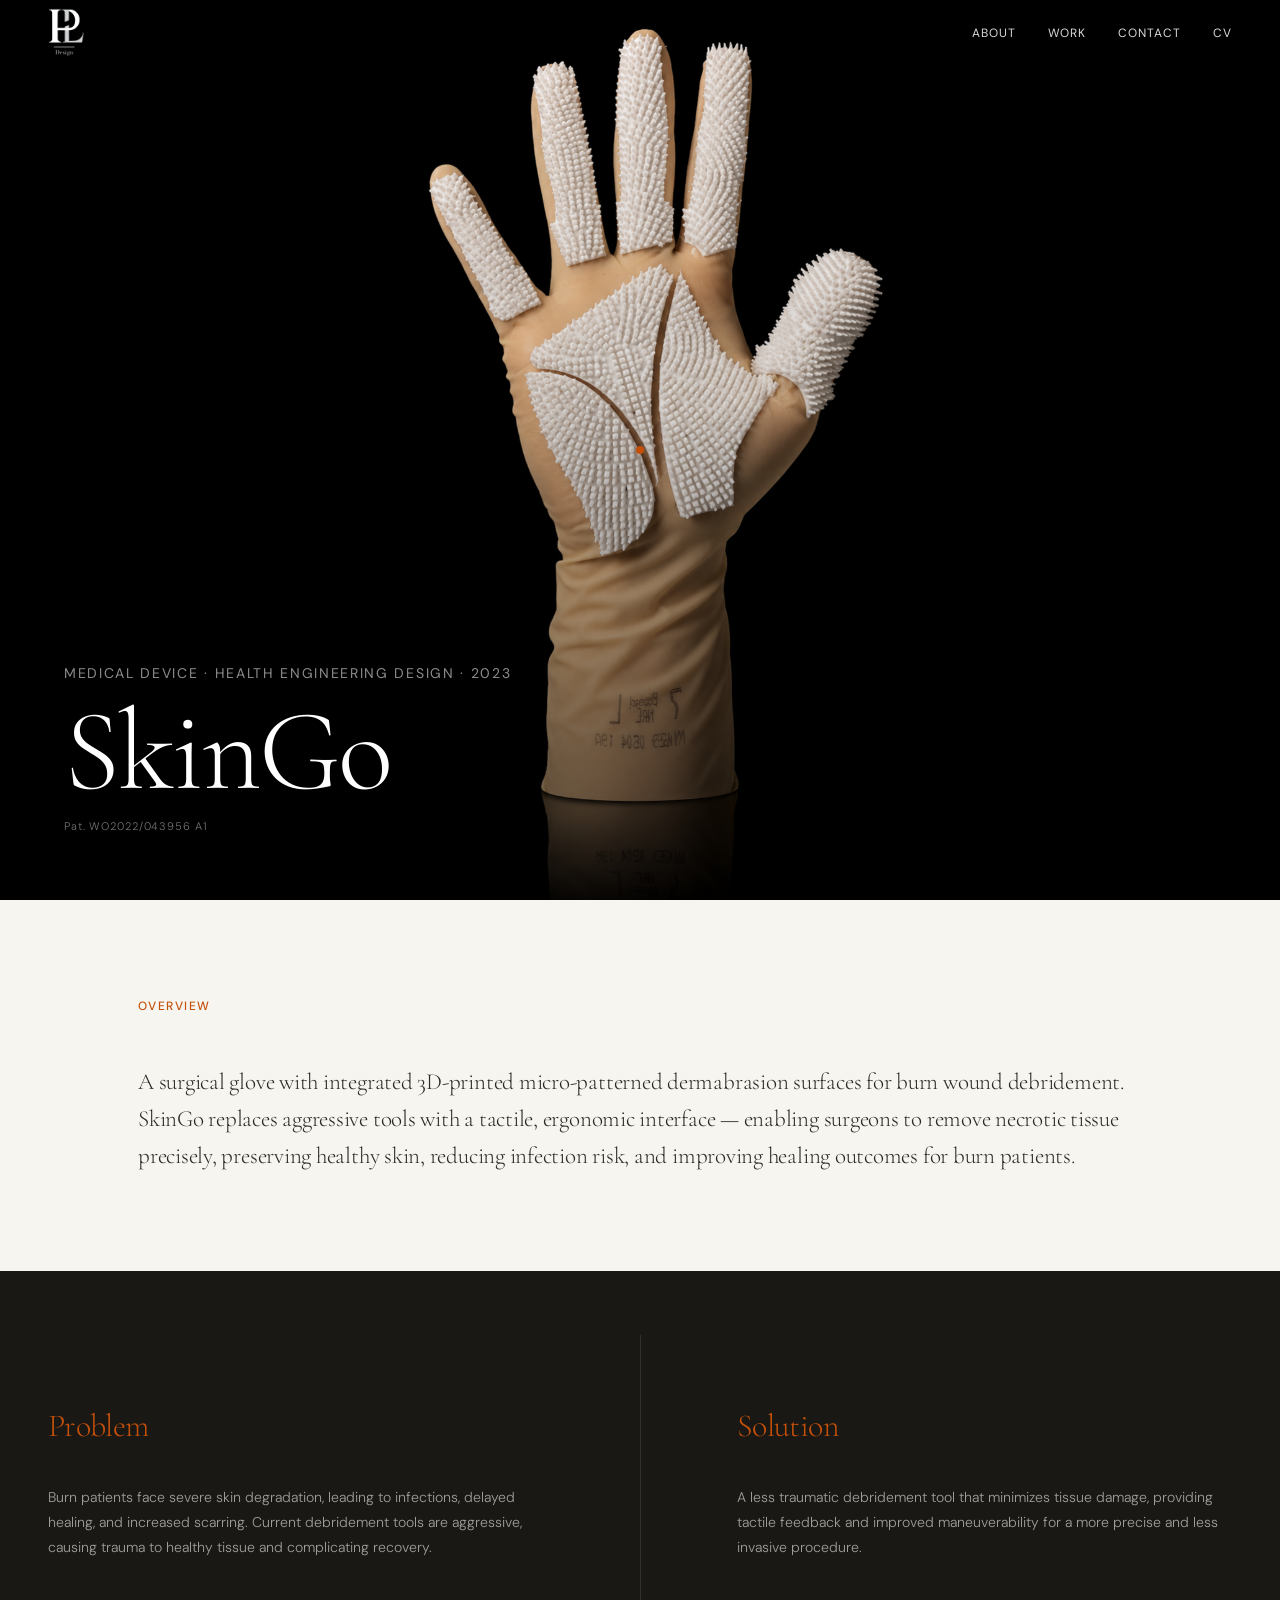
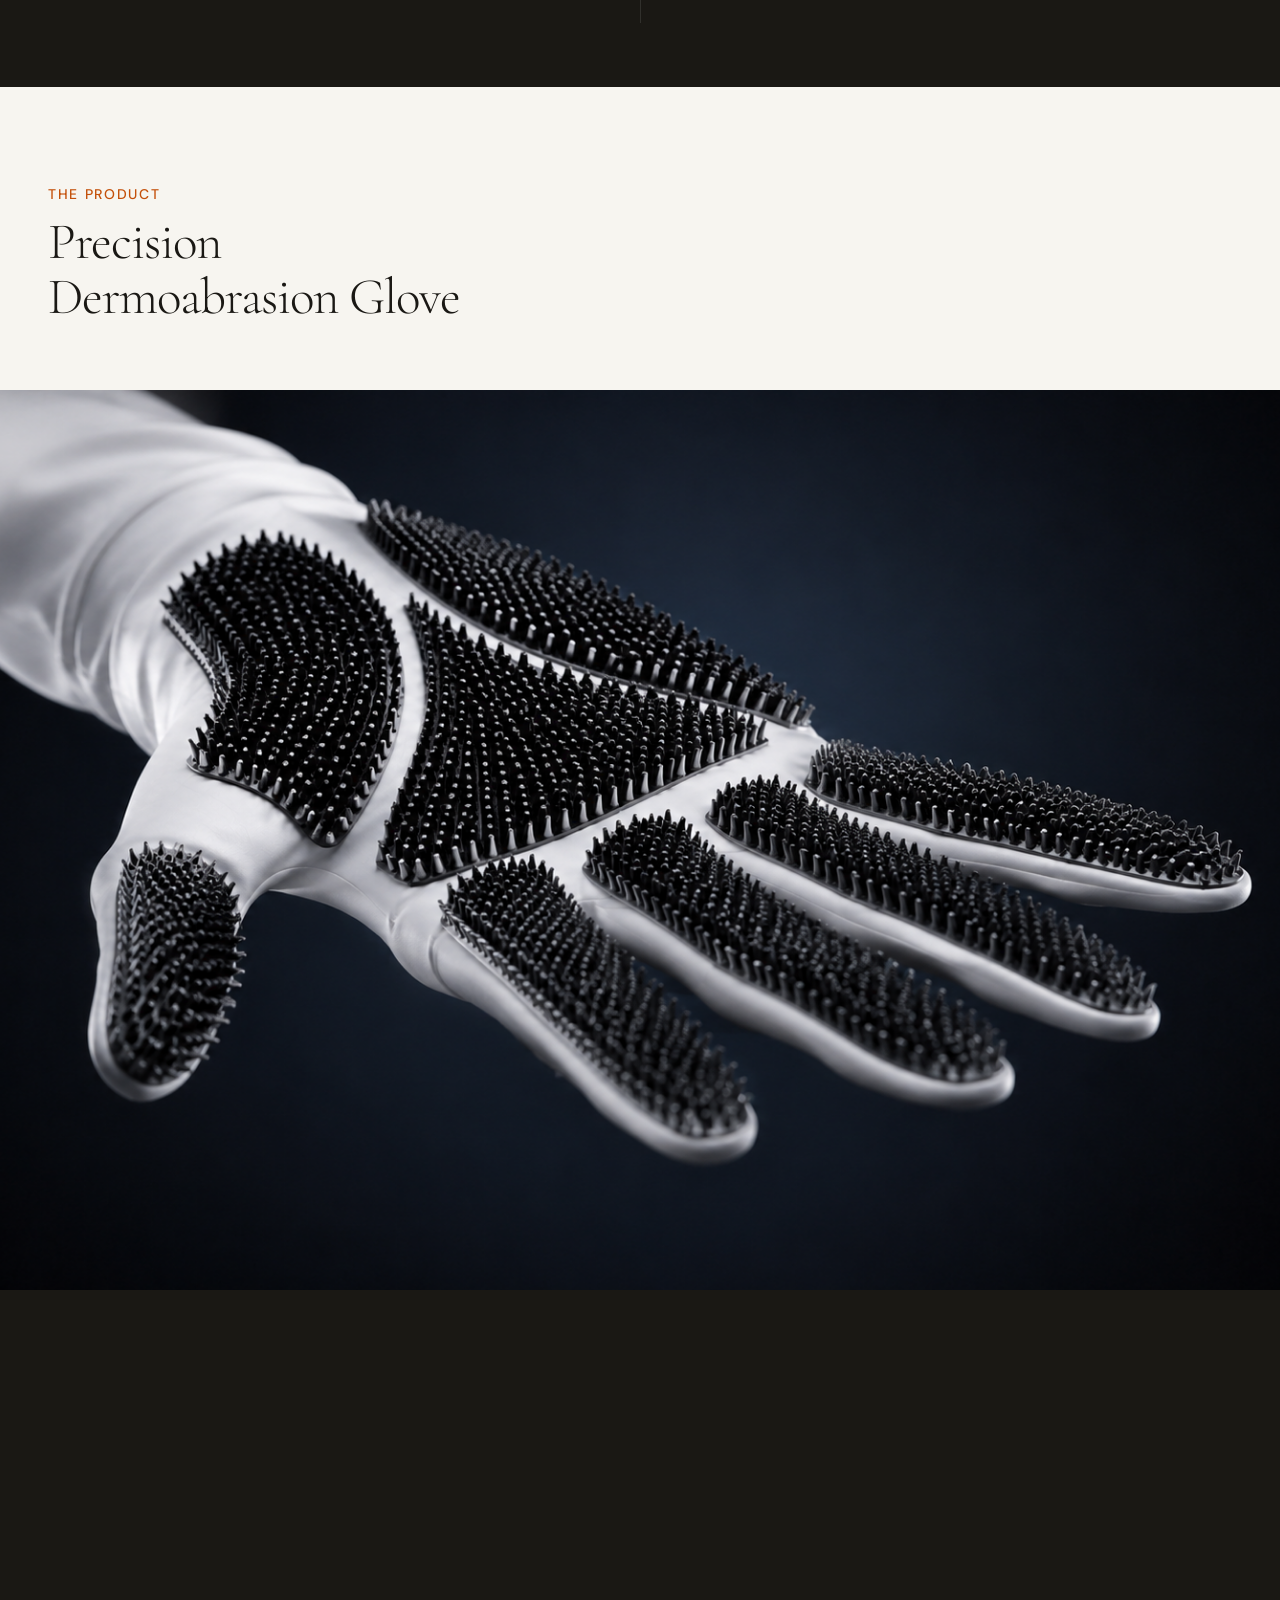
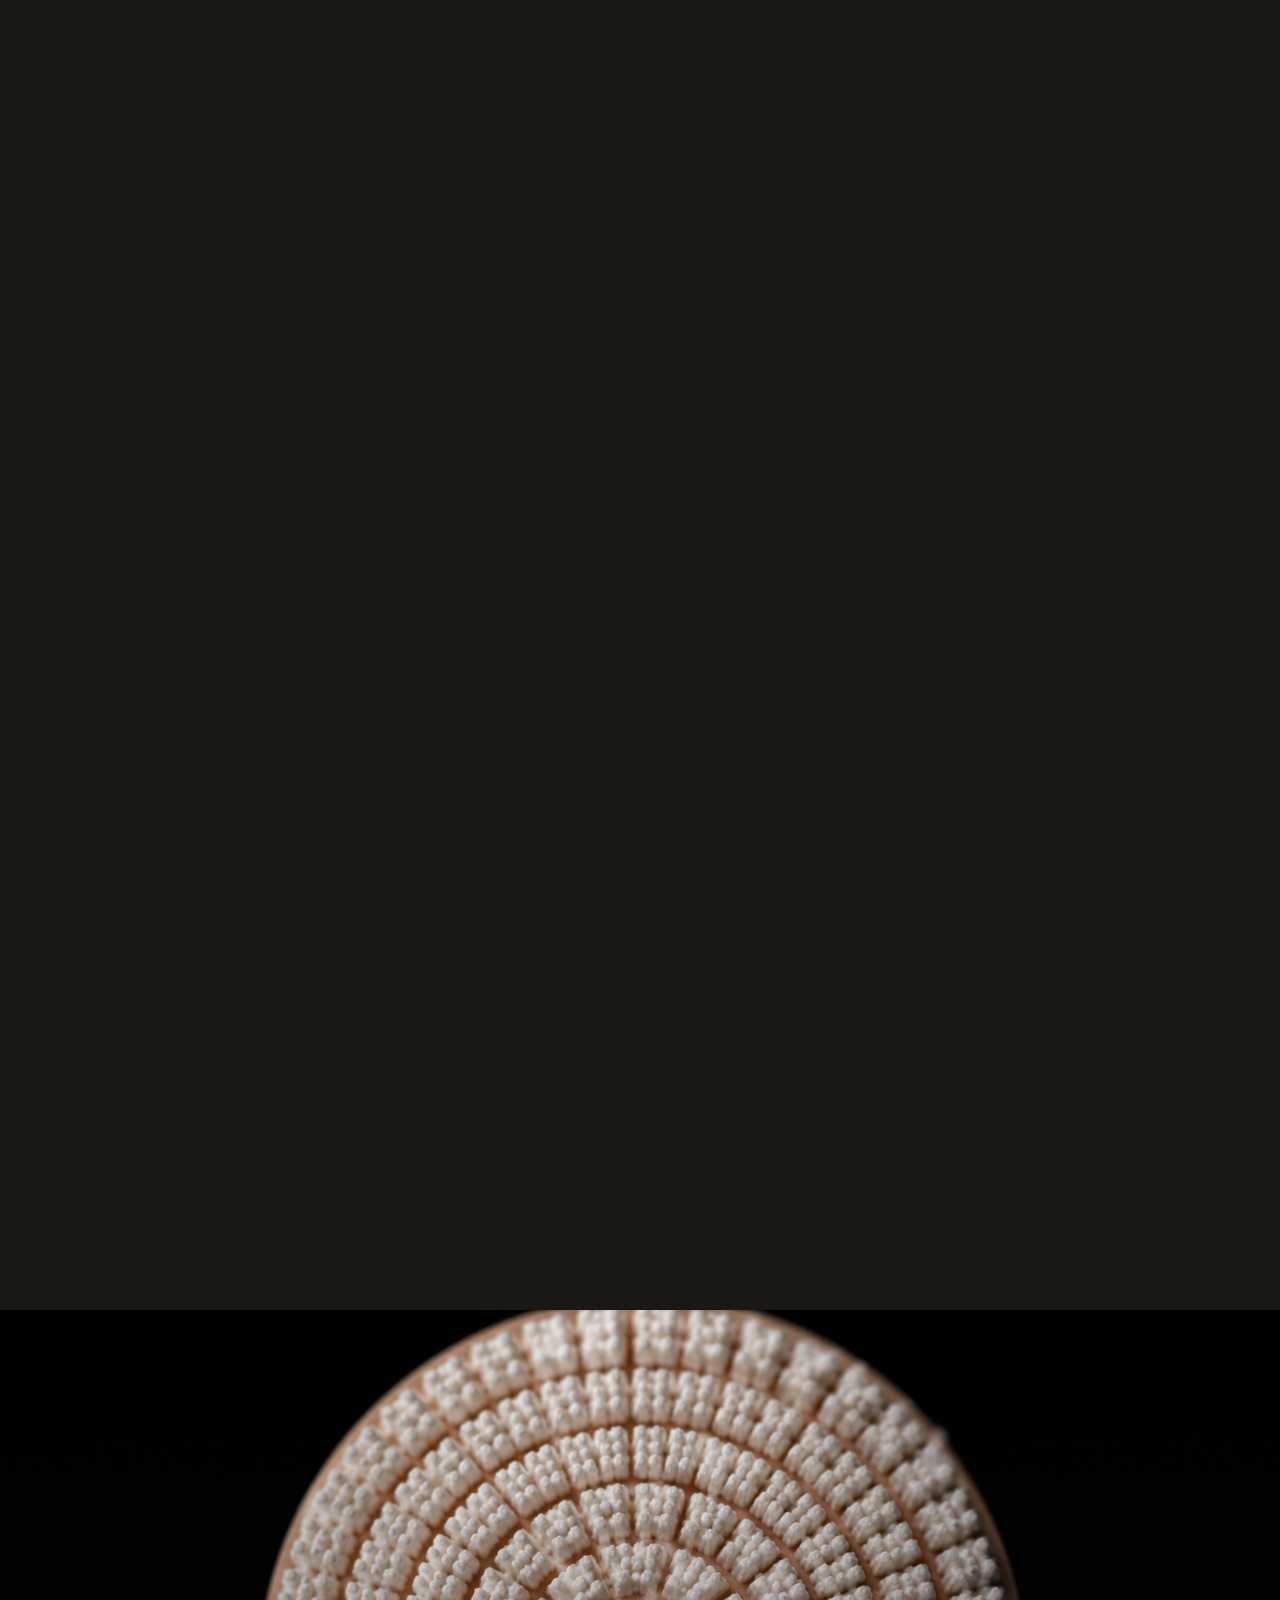
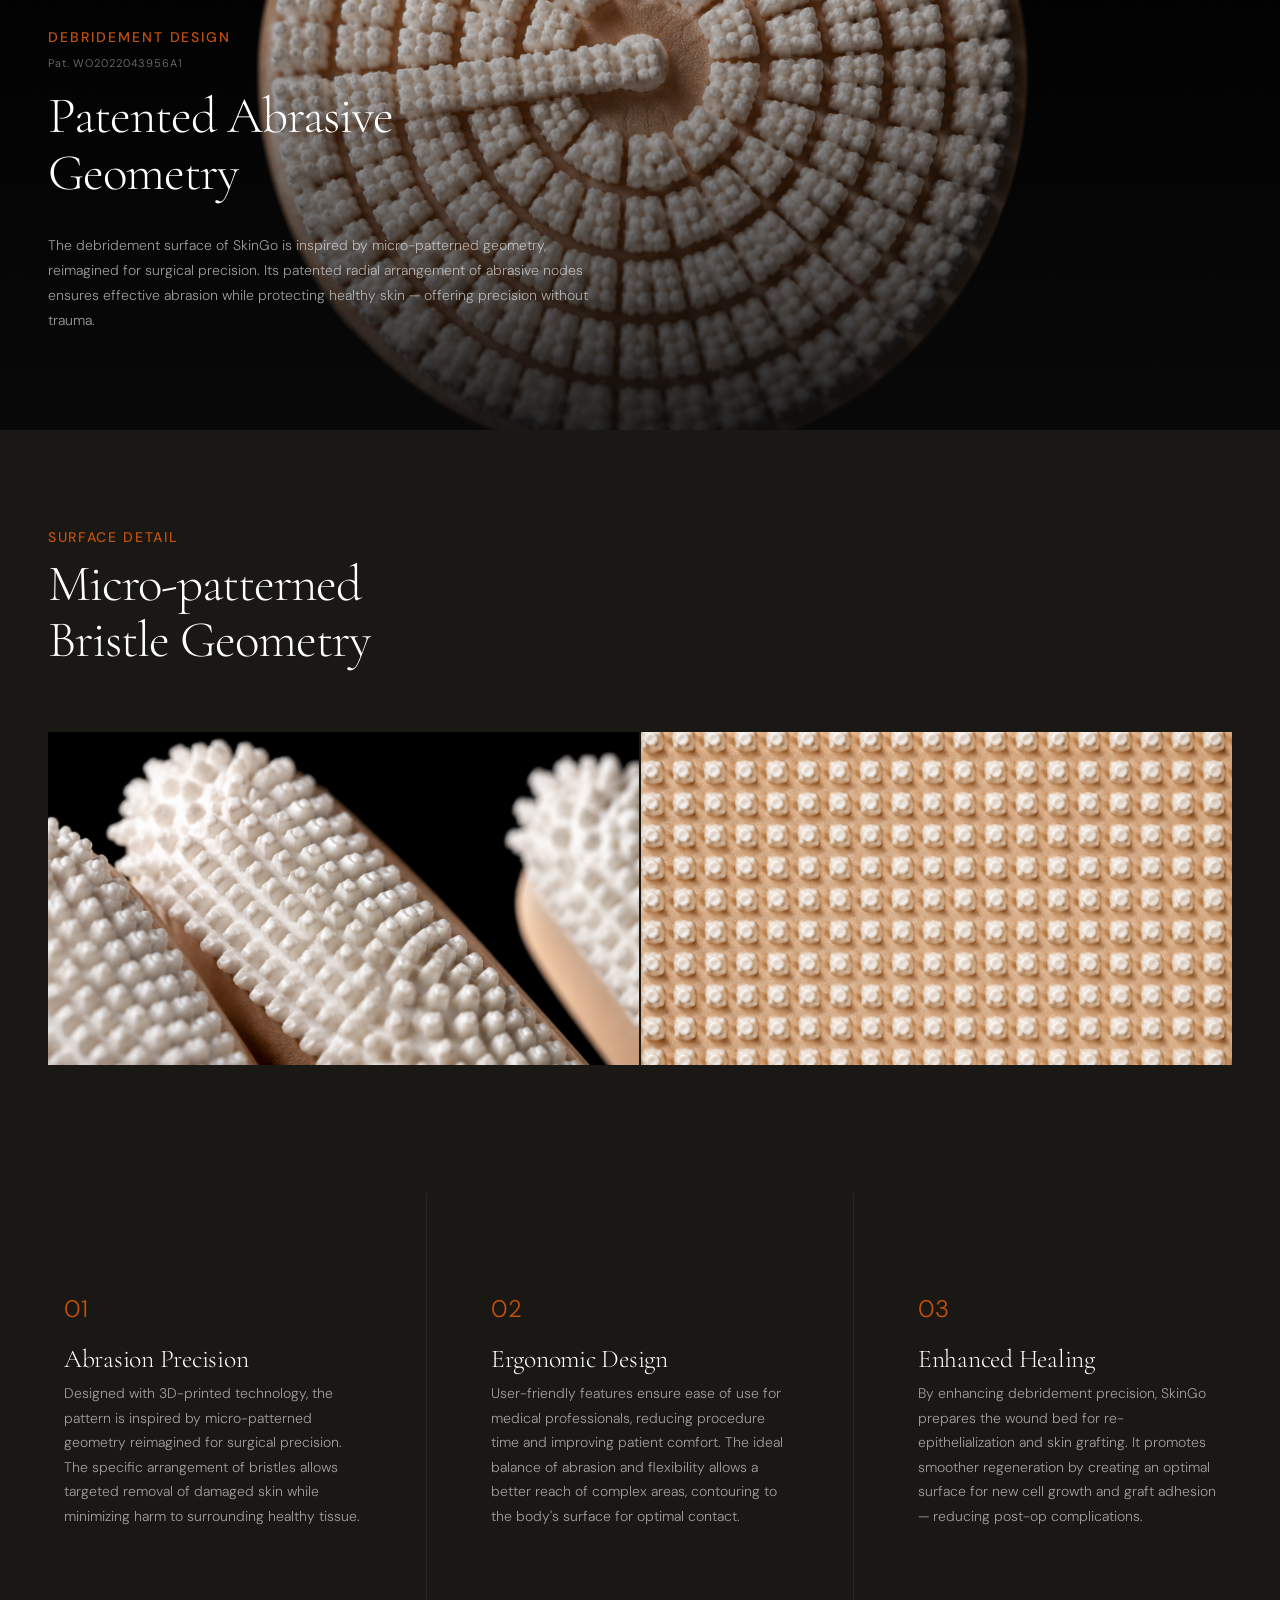
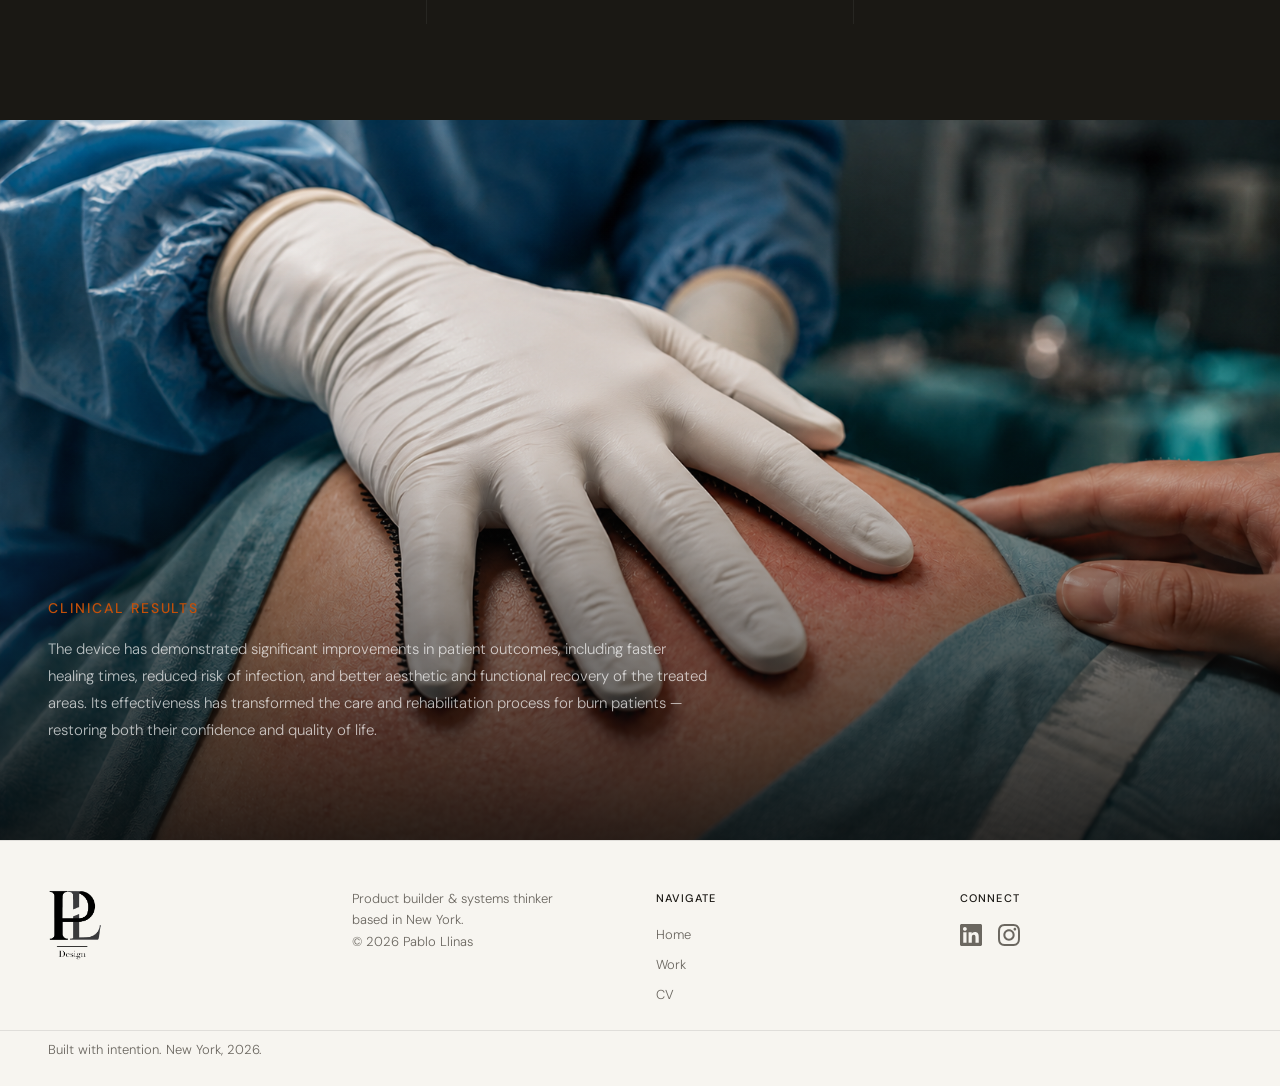
<file: projects/skingo.html>
<!DOCTYPE html>
<html lang="en">
<head>
  <meta charset="UTF-8">
  <meta name="viewport" content="width=device-width, initial-scale=1.0">
  <title>SkinGo — Pablo Llinas</title>
  <meta name="description" content="SkinGo — a surgical glove with integrated 3D-printed dermabrasion surfaces for burn wound debridement. Medical Device, 2023.">
  <link rel="icon" type="image/svg+xml" href="../images/favicon.svg">
  <link rel="stylesheet" href="../css/style.css">
  <link rel="stylesheet" href="../css/project-page.css">
  <style>

    /* 1. Hero: contain so full hand visible */
    .pp-hero__img--contain {
      object-fit: contain;
      object-position: center;
    }

    /* 3. Problem/Solution: bigger labels */
    .sk-problem {
      background: var(--warm-black);
      padding: var(--space-lg) 0; /* 4. reduced padding */
    }

    .sk-problem__inner {
      max-width: 1400px;
      margin-inline: auto;
      padding-inline: 48px;
      display: grid;
      grid-template-columns: 1fr 1fr;
      gap: 0;
    }

    .sk-problem__col {
      padding: var(--space-lg) var(--space-xl);
      border-left: 0.5px solid rgba(255,255,255,0.1);
    }

    .sk-problem__col:first-child {
      border-left: none;
      padding-left: 0;
    }

    .sk-problem__col:last-child {
      padding-right: 0;
    }

    .sk-problem__label {
      font-family: var(--font-heading);
      font-size: clamp(28px, 2.5vw, 40px);
      font-weight: 300;
      letter-spacing: -0.02em;
      color: var(--accent); /* 2. orange */
      margin-bottom: var(--space-md);
      display: block;
    }

    .sk-problem__body {
      font-family: var(--font-body);
      font-size: clamp(14px, 1.1vw, 16px);
      font-weight: 300;
      line-height: 1.75;
      color: rgba(255,255,255,0.58);
    }

    /* 5. Scroll gallery: single front image, show full hand */
    #scroll-gallery-front {
      grid-template-columns: 1fr;
    }

    /* 3. Palm image: anchor top so fingers aren't cut */
    .pp-scroll-gallery__front .pp-scroll-gallery__item img {
      object-position: center top;
    }

    /* Patented Geometry */
    .sk-patent {
      position: relative;
      min-height: 80vh;
      background: var(--warm-black);
      overflow: hidden;
      display: flex;
      flex-direction: column;
      justify-content: flex-end;
    }

    .sk-patent__img {
      position: absolute;
      inset: 0;
      width: 100%;
      height: 100%;
      object-fit: cover;
      object-position: center;
      display: block;
    }

    .sk-patent__overlay {
      position: absolute;
      inset: 0;
      background: linear-gradient(to top, rgba(10,10,10,0.85) 0%, rgba(10,10,10,0.2) 60%, transparent 100%);
    }

    .sk-patent__content {
      position: relative;
      z-index: 2;
      padding: var(--space-xl) 48px;
      max-width: 720px;
    }

    .sk-patent__eyebrow {
      font-family: var(--font-body);
      font-size: 14px;
      font-weight: 500;
      text-transform: uppercase;
      letter-spacing: 0.14em;
      color: var(--accent);
      margin-bottom: 4px;
      display: block;
    }

    .sk-patent__eyebrow-sub {
      font-family: var(--font-body);
      font-size: 11px;
      font-weight: 300;
      letter-spacing: 0.08em;
      color: rgba(255,255,255,0.45);
      display: block;
      margin-bottom: var(--space-sm);
    }

    .sk-patent__heading {
      font-family: var(--font-heading);
      font-size: clamp(36px, 4vw, 60px);
      font-weight: 300;
      letter-spacing: -0.02em;
      color: var(--white);
      line-height: 1.1;
      margin-bottom: var(--space-md);
    }

    .sk-patent__body {
      font-family: var(--font-body);
      font-size: 14px;
      font-weight: 300;
      line-height: 1.8;
      color: rgba(255,255,255,0.6);
      max-width: 560px;
    }

    /* 8. Fix grey bars: remove padding-inline from pp-features */
    .pp-features {
      padding-inline: 0;
    }

    /* In Use */
    .sk-inuse {
      position: relative;
      min-height: 80vh;
      background: var(--warm-black);
      overflow: hidden;
      display: flex;
      flex-direction: column;
      justify-content: flex-end;
    }

    .sk-inuse__img {
      position: absolute;
      inset: 0;
      width: 100%;
      height: 100%;
      object-fit: cover;
      object-position: center;
      display: block;
    }

    .sk-inuse__overlay {
      position: absolute;
      inset: 0;
      background: linear-gradient(to top, rgba(10,10,10,0.80) 0%, rgba(10,10,10,0.1) 55%, transparent 100%);
    }

    .sk-inuse__content {
      position: relative;
      z-index: 2;
      padding: var(--space-xl) 48px;
      max-width: 760px;
    }

    .sk-inuse__eyebrow {
      font-family: var(--font-body);
      font-size: 14px;
      font-weight: 500;
      text-transform: uppercase;
      letter-spacing: 0.14em;
      color: var(--accent);
      margin-bottom: var(--space-sm);
      display: block;
    }

    .sk-inuse__body {
      font-family: var(--font-body);
      font-size: 15px;
      font-weight: 300;
      line-height: 1.8;
      color: rgba(255,255,255,0.7);
    }

    /* Responsive */
    @media (max-width: 768px) {
      .sk-problem__inner {
        grid-template-columns: 1fr;
        padding-inline: 20px;
      }
      .sk-problem__col {
        border-left: none;
        border-top: 0.5px solid rgba(255,255,255,0.1);
        padding: var(--space-lg) 0;
      }
      .sk-problem__col:first-child { border-top: none; }
      .sk-patent__content,
      .sk-inuse__content { padding: var(--space-lg) 20px; }
    }

  </style>
</head>

<body>

  <!-- NAV -->
  <header class="nav" role="banner">
    <a href="../index.html" class="nav__logo" aria-label="Pablo Llinas — Home">
      <img src="../images/logo-pl-light.png" class="nav__logo-img nav__logo-img--light" alt="PL">
      <img src="../images/logo-pl-dark.png"  class="nav__logo-img nav__logo-img--dark"  alt="PL">
    </a>
    <nav aria-label="Primary navigation">
      <ul class="nav__links">
        <li><a href="../index.html#about"   class="nav__link">About</a></li>
        <li><a href="../projects.html"      class="nav__link">Work</a></li>
        <li><a href="../index.html#contact" class="nav__link">Contact</a></li>
        <li><a href="../cv.html"            class="nav__link">CV</a></li>
      </ul>
    </nav>
    <button class="nav__hamburger" aria-label="Open menu" aria-expanded="false">
      <span class="nav__hamburger-bar"></span>
      <span class="nav__hamburger-bar"></span>
      <span class="nav__hamburger-bar"></span>
    </button>
  </header>
  <div class="nav__mobile" aria-hidden="true">
    <ul class="nav__mobile-links">
      <li><a href="../index.html#about"   class="nav__mobile-link">About</a></li>
      <li><a href="../projects.html"      class="nav__mobile-link">Work</a></li>
      <li><a href="../index.html#contact" class="nav__mobile-link">Contact</a></li>
      <li><a href="../cv.html"            class="nav__mobile-link">CV</a></li>
    </ul>
  </div>


  <!-- =========================================================
       1. HERO — no data-nav-light so nav stays white on dark bg
       ========================================================= -->
  <section class="pp-hero" aria-label="SkinGo">
    <img src="../images/skingo/skingo-hero.png"
         alt="SkinGo® — precision dermoabrasion glove"
         class="pp-hero__img pp-hero__img--contain"
         role="presentation">
    <div class="pp-hero__overlay" aria-hidden="true"></div>
    <div class="pp-hero__content">
      <p class="pp-hero__eyebrow">Medical Device · Health Engineering Design · 2023</p>
      <h1 class="pp-hero__title">SkinGo</h1>
      <p style="font-family:var(--font-body);font-size:11px;font-weight:300;letter-spacing:0.08em;color:rgba(255,255,255,0.45);margin-top:var(--space-xs);">Pat. WO2022/043956 A1</p>
    </div>
  </section>


  <!-- =========================================================
       2. INTRO — matches Hypnos pp-intro pattern, no Overview label
       ========================================================= -->
  <section class="pp-intro" data-nav-light>
    <div class="pp-intro__inner" style="grid-template-columns: 1fr;">
      <div class="pp-intro__text">
        <p class="pp-section__eyebrow pp-section__eyebrow--dark" style="font-size:12px;margin-bottom:var(--space-md);">Overview</p>
        <p class="pp-intro__body" style="font-family:var(--font-heading);font-size:clamp(18px,1.8vw,26px);font-weight:300;line-height:1.6;letter-spacing:-0.01em;">A surgical glove with integrated 3D-printed micro-patterned dermabrasion surfaces for burn wound debridement. SkinGo replaces aggressive tools with a tactile, ergonomic interface — enabling surgeons to remove necrotic tissue precisely, preserving healthy skin, reducing infection risk, and improving healing outcomes for burn patients.</p>
      </div>
    </div>
  </section>


  <!-- =========================================================
       3 & 4. PROBLEM → SOLUTION
       ========================================================= -->
  <section class="sk-problem">
    <div class="sk-problem__inner">
      <div class="sk-problem__col">
        <span class="sk-problem__label">Problem</span>
        <p class="sk-problem__body">Burn patients face severe skin degradation, leading to infections, delayed healing, and increased scarring. Current debridement tools are aggressive, causing trauma to healthy tissue and complicating recovery.</p>
      </div>
      <div class="sk-problem__col">
        <span class="sk-problem__label">Solution</span>
        <p class="sk-problem__body">A less traumatic debridement tool that minimizes tissue damage, providing tactile feedback and improved maneuverability for a more precise and less invasive procedure.</p>
      </div>
    </div>
  </section>


  <!-- =========================================================
       4. THE PRODUCT — scroll gallery, single front image
       ========================================================= -->
  <section class="pp-section pp-section--light" style="padding-bottom:0;" data-nav-light>
    <div class="pp-section__header pp-section__header--dark">
      <p class="pp-section__eyebrow pp-section__eyebrow--dark">The Product</p>
      <h2 class="pp-section__heading pp-section__heading--dark">Precision<br>Dermoabrasion Glove</h2>
    </div>
  </section>

  <div class="pp-scroll-gallery" data-nav-light>
    <div class="pp-scroll-gallery__sticky">
      <div class="pp-scroll-gallery__back">
        <img src="../images/skingo/skingo-render-side.png" alt="SkinGo — side render" loading="lazy">
      </div>
      <!-- 5. Single front image only -->
      <div class="pp-scroll-gallery__front" id="scroll-gallery-front">
        <div class="pp-scroll-gallery__item">
          <img src="../images/skingo/skingo-render-palm.png" alt="SkinGo — palm render" loading="lazy">
        </div>
      </div>
    </div>
  </div>


  <!-- =========================================================
       5. PATENTED GEOMETRY — full bleed
       ========================================================= -->
  <section class="sk-patent">
    <img src="../images/skingo/skingo-patent-macro.png"
         alt="SkinGo — patented radial abrasion geometry"
         class="sk-patent__img"
         loading="lazy">
    <div class="sk-patent__overlay" aria-hidden="true"></div>
    <div class="sk-patent__content">
      <span class="sk-patent__eyebrow">Debridement Design</span>
      <span class="sk-patent__eyebrow-sub">Pat. WO2022043956A1</span>
      <h2 class="sk-patent__heading">Patented Abrasive<br>Geometry</h2>
      <p class="sk-patent__body">The debridement surface of SkinGo is inspired by micro-patterned geometry, reimagined for surgical precision. Its patented radial arrangement of abrasive nodes ensures effective abrasion while protecting healthy skin — offering precision without trauma.</p>
    </div>
  </section>


  <!-- =========================================================
       6. TEXTURE DETAIL — 2-col grid (no caption)
       ========================================================= -->
  <section class="pp-section pp-section--dark">
    <div class="pp-section__header">
      <p class="pp-section__eyebrow">Surface Detail</p>
      <h2 class="pp-section__heading">Micro-patterned<br>Bristle Geometry</h2>
    </div>
    <div class="pp-grid pp-grid--2">
      <div class="pp-grid__item">
        <img src="../images/skingo/skingo-macro.png" alt="SkinGo — bristle texture macro" loading="lazy">
      </div>
      <div class="pp-grid__item">
        <img src="../images/skingo/skingo-macro-02.png" alt="SkinGo — bristle texture detail" loading="lazy">
      </div>
    </div>
  </section>


  <!-- =========================================================
       7. DESIGN FEATURES — flush to images above, no grey bars
       ========================================================= -->
  <section class="pp-section pp-section--dark" style="padding-top:var(--space-md);">
    <div class="pp-features">
      <div class="pp-feature">
        <p class="pp-feature__subtitle">01</p>
        <h3 class="pp-feature__title">Abrasion Precision</h3>
        <p class="pp-feature__body">Designed with 3D-printed technology, the pattern is inspired by micro-patterned geometry reimagined for surgical precision. The specific arrangement of bristles allows targeted removal of damaged skin while minimizing harm to surrounding healthy tissue.</p>
      </div>
      <div class="pp-feature">
        <p class="pp-feature__subtitle">02</p>
        <h3 class="pp-feature__title">Ergonomic Design</h3>
        <p class="pp-feature__body">User-friendly features ensure ease of use for medical professionals, reducing procedure time and improving patient comfort. The ideal balance of abrasion and flexibility allows a better reach of complex areas, contouring to the body's surface for optimal contact.</p>
      </div>
      <div class="pp-feature">
        <p class="pp-feature__subtitle">03</p>
        <h3 class="pp-feature__title">Enhanced Healing</h3>
        <p class="pp-feature__body">By enhancing debridement precision, SkinGo prepares the wound bed for re-epithelialization and skin grafting. It promotes smoother regeneration by creating an optimal surface for new cell growth and graft adhesion — reducing post-op complications.</p>
      </div>
    </div>
  </section>


  <!-- =========================================================
       8. IN USE — full bleed clinical results
       ========================================================= -->
  <section class="sk-inuse">
    <img src="../images/skingo/skingo-context.png"
         alt="SkinGo — in surgical use"
         class="sk-inuse__img"
         loading="lazy">
    <div class="sk-inuse__overlay" aria-hidden="true"></div>
    <div class="sk-inuse__content">
      <span class="sk-inuse__eyebrow">Clinical Results</span>
      <p class="sk-inuse__body">The device has demonstrated significant improvements in patient outcomes, including faster healing times, reduced risk of infection, and better aesthetic and functional recovery of the treated areas. Its effectiveness has transformed the care and rehabilitation process for burn patients — restoring both their confidence and quality of life.</p>
    </div>
  </section>


  <!-- =========================================================
       FOOTER
       ========================================================= -->
  <footer class="footer" role="contentinfo" data-nav-light>
    <div class="footer__inner">
      <div class="footer__col">
        <img src="../images/logo-pl-dark.png" alt="PL Design" class="footer__logo-img">
      </div>
      <div class="footer__col">
        <p class="footer__tagline">Product builder &amp; systems thinker<br>based in New York.</p>
        <p class="footer__copy">© 2026 Pablo Llinas</p>
      </div>
      <div class="footer__col">
        <p class="footer__heading">Navigate</p>
        <a href="../index.html" class="footer__link">Home</a>
        <a href="../projects.html" class="footer__link">Work</a>
        <a href="../cv.html" class="footer__link">CV</a>
      </div>
      <div class="footer__col">
        <p class="footer__heading">Connect</p>
        <div class="footer__social">
          <a href="https://www.linkedin.com/in/pablo-llinas-tono/" class="footer__social-link" target="_blank" rel="noopener noreferrer" aria-label="LinkedIn">
            <svg xmlns="http://www.w3.org/2000/svg" viewBox="0 0 24 24" fill="currentColor" width="22" height="22"><path d="M20.447 20.452h-3.554v-5.569c0-1.328-.027-3.037-1.852-3.037-1.853 0-2.136 1.445-2.136 2.939v5.667H9.351V9h3.414v1.561h.046c.477-.9 1.637-1.85 3.37-1.85 3.601 0 4.267 2.37 4.267 5.455v6.286zM5.337 7.433c-1.144 0-2.063-.926-2.063-2.065 0-1.138.92-2.063 2.063-2.063 1.14 0 2.064.925 2.064 2.063 0 1.139-.925 2.065-2.064 2.065zm1.782 13.019H3.555V9h3.564v11.452zM22.225 0H1.771C.792 0 0 .774 0 1.729v20.542C0 23.227.792 24 1.771 24h20.451C23.2 24 24 23.227 24 22.271V1.729C24 .774 23.2 0 22.222 0h.003z"/></svg>
          </a>
          <a href="https://www.instagram.com/p.llinasdesign" class="footer__social-link" target="_blank" rel="noopener noreferrer" aria-label="Instagram">
            <svg xmlns="http://www.w3.org/2000/svg" viewBox="0 0 24 24" fill="currentColor" width="22" height="22"><path d="M12 2.163c3.204 0 3.584.012 4.85.07 3.252.148 4.771 1.691 4.919 4.919.058 1.265.069 1.645.069 4.849 0 3.205-.012 3.584-.069 4.849-.149 3.225-1.664 4.771-4.919 4.919-1.266.058-1.644.07-4.85.07-3.204 0-3.584-.012-4.849-.07-3.26-.149-4.771-1.699-4.919-4.92-.058-1.265-.07-1.644-.07-4.849 0-3.204.013-3.583.07-4.849.149-3.227 1.664-4.771 4.919-4.919 1.266-.057 1.645-.069 4.849-.069zM12 0C8.741 0 8.333.014 7.053.072 2.695.272.273 2.69.073 7.052.014 8.333 0 8.741 0 12c0 3.259.014 3.668.072 4.948.2 4.358 2.618 6.78 6.98 6.98C8.333 23.986 8.741 24 12 24c3.259 0 3.668-.014 4.948-.072 4.354-.2 6.782-2.618 6.979-6.98.059-1.28.073-1.689.073-4.948 0-3.259-.014-3.667-.072-4.947-.196-4.354-2.617-6.78-6.979-6.98C15.668.014 15.259 0 12 0zm0 5.838c-3.403 0-6.162 2.759-6.162 6.162S8.597 18.163 12 18.163s6.162-2.759 6.162-6.162S15.403 5.838 12 5.838zm0 10.162c-2.209 0-4-1.79-4-4 0-2.209 1.791-4 4-4s4 1.791 4 4c0 2.21-1.791 4-4 4zm6.406-11.845c-.796 0-1.441.645-1.441 1.44s.645 1.44 1.441 1.44c.795 0 1.439-.645 1.439-1.44s-.644-1.44-1.439-1.44z"/></svg>
          </a>
        </div>
      </div>
    </div>
    <div class="footer__bottom">
      <p class="footer__copy">Built with intention. New York, 2026.</p>
    </div>
  </footer>

  <script src="../js/main.js" defer></script>

</body>
</html>
</file>
<file: css/style.css>
/* =============================================================================
   PABLO LLINAS — Portfolio
   style.css
   ============================================================================= */

/* --- Google Fonts ---------------------------------------------------------- */
@import url('https://fonts.googleapis.com/css2?family=Cormorant+Garamond:ital,wght@0,300;0,400;0,500;0,600;1,300;1,400;1,500;1,600&family=DM+Sans:wght@300;400;500&display=swap');


/* =============================================================================
   CUSTOM PROPERTIES
   ============================================================================= */
:root {
  /* Colors */
  --white:          #FFFFFF;
  --off-white:      #F7F5F0;
  --black:          #000000;
  --warm-black:     #1A1814;
  --dark-charcoal:  #2C2A26;
  --mid-gray:       #6B6760;
  --light-gray:     #E8E6E1;
  --border:         rgba(26, 24, 20, 0.1);
  --accent:         #C4500A;

  /* Typography */
  --font-body:    'DM Sans', system-ui, sans-serif;
  --font-heading: 'Cormorant Garamond', Georgia, serif;

  /* Spacing */
  --space-xs:  8px;
  --space-sm:  16px;
  --space-md:  32px;
  --space-lg:  64px;
  --space-xl:  96px;
  --space-xxl: 160px;

  /* Nav */
  --nav-height: 64px;

  /* Transitions */
  --transition-base: 0.3s ease;
  --transition-slow: 0.6s ease;
}


/* =============================================================================
   RESET & BASE
   ============================================================================= */
*,
*::before,
*::after {
  box-sizing: border-box;
  margin: 0;
  padding: 0;
}

html {
  font-size: 16px;
  scroll-behavior: smooth;
  -webkit-text-size-adjust: 100%;
}

body {
  font-family: var(--font-body);
  font-weight: 300;
  font-size: 1rem;
  line-height: 1.7;
  color: var(--warm-black);
  background-color: var(--off-white);
  -webkit-font-smoothing: antialiased;
  -moz-osx-font-smoothing: grayscale;
  text-rendering: optimizeLegibility;
}

img,
video {
  max-width: 100%;
  display: block;
}

a {
  color: inherit;
  text-decoration: none;
}

ul,
ol {
  list-style: none;
}

button {
  font-family: inherit;
  cursor: pointer;
  border: none;
  background: none;
}

input,
textarea {
  font-family: inherit;
}


/* =============================================================================
   TYPOGRAPHY
   ============================================================================= */
h1, h2, h3, h4, h5, h6 {
  font-family: var(--font-heading);
  font-weight: 300;
  line-height: 1.1;
  letter-spacing: -0.02em;
  color: var(--warm-black);
}

h1 { font-size: clamp(56px, 7vw, 96px); }
h2 { font-size: clamp(36px, 4vw, 56px); }
h3 { font-size: clamp(28px, 3vw, 40px); }
h4 { font-size: clamp(22px, 2.5vw, 32px); }
h5 { font-size: 1.25rem; }
h6 { font-size: 1rem; }

p {
  font-size: 1rem;
  font-weight: 300;
  line-height: 1.7;
  color: var(--dark-charcoal);
}

.label {
  font-family: var(--font-body);
  font-size: 13px;
  font-weight: 700;
  text-transform: uppercase;
  letter-spacing: 0.12em;
  color: var(--accent);
}

.caption {
  font-size: 13px;
  font-weight: 300;
  color: var(--mid-gray);
  line-height: 1.5;
}


/* =============================================================================
   ANIMATIONS
   ============================================================================= */
@keyframes fadeUp {
  from {
    opacity: 0;
    transform: translateY(24px);
  }
  to {
    opacity: 1;
    transform: translateY(0);
  }
}

@keyframes heroImageReveal {
  from { opacity: 0.2; }
  to   { opacity: 1; }
}

.fade-up {
  animation: fadeUp 0.7s ease both;
}

.fade-up--delay-1 { animation-delay: 0.15s; }
.fade-up--delay-2 { animation-delay: 0.30s; }
.fade-up--delay-3 { animation-delay: 0.45s; }


/* =============================================================================
   LAYOUT UTILITIES
   ============================================================================= */
.container {
  max-width: 1400px;
  margin-inline: auto;
  padding-inline: 48px;
}

.section {
  max-width: 1400px;
  margin-inline: auto;
  padding: var(--space-xl) 48px;
}

.grid-2 {
  display: grid;
  grid-template-columns: 1fr 1fr;
  gap: var(--space-md);
}

.grid-3 {
  display: grid;
  grid-template-columns: repeat(3, 1fr);
  gap: var(--space-md);
}


/* =============================================================================
   NAVIGATION
   ============================================================================= */
.nav {
  position: fixed;
  top: 0;
  left: 0;
  right: 0;
  z-index: 100;
  height: var(--nav-height);
  display: flex;
  align-items: center;
  justify-content: space-between;
  padding-inline: 48px;
  background: transparent;
  backdrop-filter: none;
  -webkit-backdrop-filter: none;
  border-bottom: 0.5px solid transparent;
  transition: background 0.4s ease, border-color 0.4s ease, backdrop-filter 0.4s ease;
}

.nav__logo {
  font-family: var(--font-heading);
  font-size: 20px;
  font-weight: 400;
  letter-spacing: -0.01em;
  color: var(--white);
  display: flex;
  align-items: center;
  position: relative;
  height: var(--nav-height);
}

.nav__logo-img {
  height: 48px;
  width: auto;
  display: block;
  transition: opacity 0.3s ease;
}

/* Light logo visible by default (over dark hero) */
.nav__logo-img--light { opacity: 1; }
.nav__logo-img--dark  {
  opacity: 0;
  position: absolute;
  top: 50%;
  left: 0;
  transform: translateY(-50%);
  transition: opacity 0.3s ease;
}

.nav__links {
  display: flex;
  align-items: center;
  gap: var(--space-md);
}

.nav__link {
  font-family: var(--font-body);
  font-size: 12px;
  font-weight: 400;
  text-transform: uppercase;
  letter-spacing: 0.08em;
  color: rgba(255, 255, 255, 0.85);
  transition: color var(--transition-base);
}

.nav__link:hover {
  color: var(--accent);
}

.nav__link--active {
  color: var(--warm-black);
}

.nav__link--active-page {
  color: rgba(255, 255, 255, 0.5);
  pointer-events: none;
}

.nav--light-bg .nav__link--active-page {
  color: rgba(26, 24, 20, 0.35);
}

.nav__cta {
  font-family: var(--font-body);
  font-size: 12px;
  font-weight: 400;
  text-transform: uppercase;
  letter-spacing: 0.08em;
  color: var(--white);
  background: var(--warm-black);
  padding: 8px 20px;
  transition: background var(--transition-base);
}

.nav__cta:hover {
  background: var(--accent);
}

/* Hamburger button — hidden on desktop */
.nav__hamburger {
  display: none;
  flex-direction: column;
  justify-content: center;
  gap: 5px;
  width: 32px;
  height: 32px;
  cursor: pointer;
  z-index: 101;
  padding: 0;
}

.nav__hamburger-bar {
  display: block;
  width: 24px;
  height: 1.5px;
  background: var(--white);
  transition: transform 0.3s ease, opacity 0.3s ease;
  transform-origin: center;
}

.nav--light-bg .nav__hamburger-bar {
  background: var(--warm-black);
}

/* X state when menu is open */
.nav--menu-open .nav__hamburger-bar {
  background: var(--white);
}
.nav--menu-open .nav__hamburger-bar:nth-child(1) {
  transform: translateY(6.5px) rotate(45deg);
}
.nav--menu-open .nav__hamburger-bar:nth-child(2) {
  opacity: 0;
}
.nav--menu-open .nav__hamburger-bar:nth-child(3) {
  transform: translateY(-6.5px) rotate(-45deg);
}

/* Mobile menu full-screen overlay */
.nav__mobile {
  position: fixed;
  inset: 0;
  z-index: 99;
  background: var(--warm-black);
  display: flex;
  flex-direction: column;
  align-items: center;
  justify-content: center;
  opacity: 0;
  pointer-events: none;
  transition: opacity 0.3s ease;
}

.nav__mobile.is-open {
  opacity: 1;
  pointer-events: all;
}

.nav__mobile-links {
  display: flex;
  flex-direction: column;
  align-items: center;
  gap: var(--space-lg);
}

.nav__mobile-link {
  font-family: var(--font-heading);
  font-size: clamp(40px, 10vw, 64px);
  font-weight: 300;
  color: rgba(255,255,255,0.85);
  letter-spacing: -0.02em;
  transition: color 0.2s ease;
}

.nav__mobile-link:hover,
.nav__mobile-link:active {
  color: var(--accent);
}

@media (max-width: 768px) {
  .nav__hamburger { display: flex; }
}


/* =============================================================================
   HERO
   ============================================================================= */
.hero {
  position: relative;
  height: 100vh;
  min-height: 600px;
  background: var(--black);
  overflow: hidden;
  display: flex;
  align-items: flex-end;
}

.hero__image {
  position: absolute;
  inset: 0;
  width: 100%;
  height: 100%;
  object-fit: cover;
  object-position: center;
  animation: heroImageReveal 8s ease both;
}

.hero__overlay {
  position: absolute;
  inset: 0;
  background: rgba(0, 0, 0, 0.15);
}

.hero__content {
  position: relative;
  z-index: 2;
  padding: var(--space-lg);
  max-width: 800px;
}

.hero__eyebrow {
  font-family: var(--font-body);
  font-size: 14px;
  font-weight: 400;
  text-transform: uppercase;
  letter-spacing: 0.12em;
  color: rgba(255, 255, 255, 0.70);
  margin-bottom: var(--space-sm);
  animation: fadeUp 0.7s ease 0.1s both;
}

.hero__heading {
  font-family: var(--font-heading);
  font-size: 96px;
  font-weight: 300;
  line-height: 1.0;
  letter-spacing: -0.02em;
  color: var(--white);
  animation: fadeUp 0.7s ease 0.25s both;
}

.hero__subtext {
  font-family: var(--font-body);
  font-size: 14px;
  font-weight: 400;
  text-transform: uppercase;
  letter-spacing: 0.12em;
  color: rgba(255, 255, 255, 0.70);
  margin-top: var(--space-md);
  animation: fadeUp 0.7s ease 0.40s both;
}

.hero__scroll {
  position: absolute;
  bottom: var(--space-lg);
  right: var(--space-lg);
  z-index: 2;
  display: flex;
  align-items: center;
  gap: var(--space-xs);
  font-family: var(--font-body);
  font-size: 11px;
  font-weight: 400;
  text-transform: uppercase;
  letter-spacing: 0.10em;
  color: rgba(255, 255, 255, 0.60);
  animation: fadeUp 0.7s ease 0.55s both;
}


/* =============================================================================
   PROJECT CARDS
   ============================================================================= */
.projects {
  background: var(--warm-black);
}

.projects__grid {
  display: grid;
  grid-template-columns: 1fr 1fr;
  gap: 1px;
  background: var(--border);
}

.projects__grid--full {
  grid-template-columns: 1fr;
}

.card {
  position: relative;
  overflow: hidden;
  min-height: 500px;
  background: var(--black);
  display: flex;
  align-items: flex-end;
}

.card--tall {
  min-height: 680px;
}

.card__image {
  position: absolute;
  inset: 0;
  width: 100%;
  height: 100%;
  object-fit: cover;
  object-position: center;
  transition: transform var(--transition-slow);
  will-change: transform;
}

.card__overlay {
  position: absolute;
  inset: 0;
  background: linear-gradient(
    to top,
    rgba(0, 0, 0, 0.70) 0%,
    rgba(0, 0, 0, 0.20) 50%,
    transparent 100%
  );
}

.card__content {
  position: relative;
  z-index: 2;
  padding: var(--space-md);
}

.card__category {
  font-family: var(--font-body);
  font-size: 11px;
  font-weight: 500;
  text-transform: uppercase;
  letter-spacing: 0.10em;
  color: var(--accent);
  margin-bottom: var(--space-xs);
}

.card__title {
  font-family: var(--font-heading);
  font-size: 48px;
  font-weight: 300;
  line-height: 1.05;
  letter-spacing: -0.02em;
  color: var(--white);
}

.card__meta {
  margin-top: var(--space-xs);
  font-family: var(--font-body);
  font-size: 12px;
  font-weight: 300;
  letter-spacing: 0.04em;
  color: rgba(255, 255, 255, 0.60);
}

.card:hover .card__image {
  transform: scale(1.03);
}

.card__arrow {
  position: absolute;
  top: var(--space-md);
  right: var(--space-md);
  z-index: 2;
  width: 40px;
  height: 40px;
  display: flex;
  align-items: center;
  justify-content: center;
  background: rgba(255, 255, 255, 0.10);
  color: var(--white);
  opacity: 0;
  transform: translateY(4px);
  transition: opacity var(--transition-base), transform var(--transition-base), background var(--transition-base);
}

.card:hover .card__arrow {
  opacity: 1;
  transform: translateY(0);
}

.card:hover .card__arrow:hover {
  background: var(--accent);
}


/* =============================================================================
   ABOUT SECTION
   ============================================================================= */
.about {
  background: var(--off-white);
}

.about__grid {
  display: grid;
  grid-template-columns: 1fr 1fr;
  gap: 0;
  align-items: stretch;
}

.about__image-wrap {
  overflow: hidden;
  min-height: 600px;
}

.about__image {
  width: 100%;
  height: 100%;
  object-fit: cover;
  object-position: center;
}

.about__content {
  padding: var(--space-lg);
  display: flex;
  flex-direction: column;
  justify-content: center;
}

.about__eyebrow {
  font-family: var(--font-body);
  font-size: 14px;
  font-weight: 700;
  text-transform: uppercase;
  letter-spacing: 0.12em;
  color: var(--accent);
  margin-bottom: var(--space-md);
}

.about__heading {
  font-family: var(--font-heading);
  font-size: 56px;
  font-weight: 300;
  line-height: 1.1;
  letter-spacing: -0.02em;
  color: var(--warm-black);
  margin-bottom: var(--space-md);
}

.about__body {
  font-family: var(--font-body);
  font-size: 16px;
  font-weight: 300;
  line-height: 1.9;
  color: var(--dark-charcoal);
  margin-bottom: var(--space-md);
}

.about__body + .about__body {
  margin-top: calc(-1 * var(--space-xs));
}


/* =============================================================================
   SERVICES / CAPABILITIES
   ============================================================================= */
.services {
  background: var(--warm-black);
  color: var(--white);
}

.services .section-heading {
  color: var(--white);
}

.services__list {
  border-top: 0.5px solid rgba(255, 255, 255, 0.12);
}

.service-item {
  display: flex;
  align-items: baseline;
  justify-content: space-between;
  gap: var(--space-md);
  padding: var(--space-md) 0;
  border-bottom: 0.5px solid rgba(255, 255, 255, 0.12);
  transition: color var(--transition-base);
}

.service-item:hover {
  color: var(--light-gray);
}

.service-item__number {
  font-family: var(--font-body);
  font-size: 11px;
  font-weight: 300;
  color: rgba(255, 255, 255, 0.40);
  min-width: 32px;
}

.service-item__name {
  font-family: var(--font-heading);
  font-size: 36px;
  font-weight: 300;
  letter-spacing: -0.01em;
  color: var(--white);
  flex: 1;
}

.service-item__desc {
  font-family: var(--font-body);
  font-size: 13px;
  font-weight: 300;
  color: rgba(255, 255, 255, 0.55);
  max-width: 280px;
  text-align: right;
}


/* =============================================================================
   SECTION HEADERS
   ============================================================================= */
.section-header {
  display: flex;
  align-items: flex-end;
  justify-content: space-between;
  margin-bottom: var(--space-lg);
}

.section-eyebrow {
  font-family: var(--font-body);
  font-size: 14px;
  font-weight: 700;
  text-transform: uppercase;
  letter-spacing: 0.12em;
  color: var(--accent);
  margin-bottom: var(--space-xs);
}

.section-heading {
  font-family: var(--font-heading);
  font-size: clamp(36px, 4vw, 56px);
  font-weight: 300;
  line-height: 1.1;
  letter-spacing: -0.02em;
  color: var(--warm-black);
}


/* =============================================================================
   BUTTONS
   ============================================================================= */
.btn {
  display: inline-flex;
  align-items: center;
  gap: var(--space-xs);
  font-family: var(--font-body);
  font-size: 13px;
  font-weight: 400;
  text-transform: uppercase;
  letter-spacing: 0.08em;
  padding: 14px 32px;
  border-radius: 0;
  transition: background var(--transition-base), color var(--transition-base);
  cursor: pointer;
}

.btn--primary {
  background: var(--warm-black);
  color: var(--white);
}

.btn--primary:hover {
  background: var(--accent);
  color: var(--white);
}

.btn--outline {
  background: transparent;
  color: var(--warm-black);
  border: 0.5px solid var(--warm-black);
}

.btn--outline:hover {
  background: var(--warm-black);
  color: var(--white);
}

.btn--ghost {
  background: transparent;
  color: var(--white);
  border: 0.5px solid rgba(255, 255, 255, 0.4);
  padding: 12px 28px;
}

.btn--ghost:hover {
  background: var(--white);
  color: var(--warm-black);
}


/* =============================================================================
   FOOTER
   ============================================================================= */
.footer {
  border-top: 0.5px solid var(--border);
  background: var(--off-white);
}

.footer__inner {
  display: grid;
  grid-template-columns: repeat(4, 1fr);
  gap: var(--space-md);
  align-items: start;
  padding: 48px 48px 16px;
  max-width: 1400px;
  margin-inline: auto;
}

.footer__logo {
  font-family: var(--font-heading);
  font-size: 20px;
  font-weight: 400;
  color: var(--warm-black);
  margin-bottom: var(--space-xs);
}

.footer__logo-img {
  height: 72px;
  width: auto;
  display: block;
}

.footer__social {
  display: flex;
  gap: var(--space-sm);
  margin-top: var(--space-xs);
}

.footer__social-link {
  display: flex;
  align-items: center;
  color: var(--mid-gray);
  transition: color var(--transition-base);
}

.footer__social-link:hover {
  color: var(--accent);
}

.footer__tagline {
  font-family: var(--font-body);
  font-size: 13px;
  font-weight: 300;
  color: var(--mid-gray);
  line-height: 1.6;
}

.footer__heading {
  font-family: var(--font-body);
  font-size: 11px;
  font-weight: 500;
  text-transform: uppercase;
  letter-spacing: 0.10em;
  color: var(--warm-black);
  margin-bottom: var(--space-sm);
}

.footer__link {
  display: block;
  font-family: var(--font-body);
  font-size: 13px;
  font-weight: 300;
  color: var(--mid-gray);
  margin-bottom: 8px;
  transition: color var(--transition-base);
}

.footer__link:hover {
  color: var(--accent);
}

.footer__email {
  font-family: var(--font-body);
  font-size: 13px;
  font-weight: 300;
  color: var(--dark-charcoal);
  transition: color var(--transition-base);
}

.footer__email:hover {
  color: var(--accent);
}

.footer__bottom {
  max-width: 1400px;
  margin-inline: auto;
  padding: 8px 48px 24px;
  border-top: 0.5px solid var(--border);
  display: flex;
  align-items: center;
  justify-content: space-between;
}

.footer__copy {
  font-family: var(--font-body);
  font-size: 13px;
  font-weight: 300;
  color: var(--mid-gray);
}


/* =============================================================================
   HERO — LINE SPANS
   ============================================================================= */
.hero__line {
  display: block;
}

.projects .section-eyebrow {
  color: var(--accent);
}

.projects .section-heading {
  color: var(--white);
}

.projects .btn--ghost {
  color: var(--white);
  border-color: rgba(255, 255, 255, 0.4);
}

/* Tighten portfolio header padding */
.projects > .section {
  padding-top: var(--space-lg);
  padding-bottom: var(--space-md);
}

/* Section heading sub — tagline after slash */
.section-heading-sub {
  font-family: var(--font-heading);
  font-size: clamp(18px, 2vw, 28px);
  font-weight: 300;
  font-style: italic;
  color: rgba(255, 255, 255, 0.45);
  letter-spacing: -0.01em;
}




/* =============================================================================
   ABOUT — CREDENTIALS & CTA
   ============================================================================= */
.about__image-placeholder {
  width: 100%;
  height: 100%;
  min-height: 600px;
  background: var(--light-gray);
}

.about__credentials {
  margin-bottom: var(--space-md);
  border-top: 0.5px solid var(--border);
}

.about__credential {
  display: flex;
  flex-direction: column;
  gap: 2px;
  padding: var(--space-sm) 0;
  border-bottom: 0.5px solid var(--border);
}

.about__credential-title {
  font-family: var(--font-body);
  font-size: 14px;
  font-weight: 400;
  color: var(--warm-black);
}

.about__credential-meta {
  font-family: var(--font-body);
  font-size: 13px;
  font-weight: 300;
  color: var(--mid-gray);
}

.about__cta {
  font-family: var(--font-body);
  font-size: 13px;
  font-weight: 400;
  text-transform: uppercase;
  letter-spacing: 0.08em;
  color: var(--warm-black);
  display: inline-flex;
  align-items: center;
  gap: 6px;
  transition: color var(--transition-base);
}

.about__cta:hover {
  color: var(--accent);
}


/* =============================================================================
   PROJECT CARDS
   ============================================================================= */
.project-card {
  position: relative;
  overflow: hidden;
  background: var(--black);
  display: block;
  min-height: 560px;
}

.project-card--full {
  width: 100%;
}

.project-card--half {
  min-height: 500px;
}

.project-card--color {
  background: var(--card-bg, var(--dark-charcoal));
}

.project-card__row {
  display: grid;
  grid-template-columns: 1fr 1fr;
  gap: 1px;
  background: var(--border);
}

.project-card__link {
  display: flex;
  align-items: flex-end;
  width: 100%;
  height: 100%;
  min-height: inherit;
  position: relative;
  overflow: hidden;
}

.project-card__image {
  position: absolute;
  inset: 0;
  width: 100%;
  height: 100%;
  object-fit: cover;
  object-position: center;
  transition: transform var(--transition-slow);
  will-change: transform;
}

.project-card__overlay {
  position: absolute;
  inset: 0;
  background: linear-gradient(
    to top,
    rgba(0, 0, 0, 0.72) 0%,
    rgba(0, 0, 0, 0.24) 50%,
    transparent 100%
  );
}

.project-card__overlay--color {
  background: linear-gradient(
    to top,
    rgba(0, 0, 0, 0.60) 0%,
    rgba(0, 0, 0, 0.10) 60%,
    transparent 100%
  );
}

.project-card__content {
  position: relative;
  z-index: 2;
  padding: var(--space-md);
  flex: 1;
  align-self: flex-end;
  transition: opacity var(--transition-base);
}

.project-card__title {
  font-family: var(--font-heading);
  font-size: 48px;
  font-weight: 300;
  line-height: 1.05;
  letter-spacing: -0.02em;
  color: var(--white);
  opacity: 0.75;
  transition: opacity var(--transition-base);
}

.project-card:hover .project-card__title {
  opacity: 1;
}

.project-card:hover .project-card__category {
  opacity: 1;
}

.project-card__category {
  color: var(--accent);
  font-weight: 400;
  opacity: 1;
  transition: opacity var(--transition-base);
}


.project-card__arrow {
  position: absolute;
  top: 50%;
  left: 50%;
  z-index: 2;
  width: 48px;
  height: 48px;
  display: flex;
  align-items: center;
  justify-content: center;
  background: rgba(255, 255, 255, 0.12);
  backdrop-filter: blur(4px);
  color: var(--white);
  font-size: 20px;
  opacity: 0;
  transform: translate(-50%, -50%) scale(0.85);
  transition: opacity var(--transition-base), transform var(--transition-base), background var(--transition-base);
}

.project-card:hover .project-card__image {
  transform: scale(1.03);
}

.project-card:hover .project-card__arrow {
  opacity: 1;
  transform: translate(-50%, -50%) scale(1);
}

.project-card__arrow:hover {
  background: var(--accent);
}

.project-card__subtitle {
  font-family: 'DM Sans', sans-serif;
  font-size: 13px;
  font-weight: 300;
  color: rgba(255, 255, 255, 0.5);
  letter-spacing: 0.06em;
  margin-top: 6px;
}


/* =============================================================================
   CONTACT STRIP
   ============================================================================= */
.contact {
  background: var(--warm-black);
}

.contact__inner {
  display: grid;
  grid-template-columns: 1fr 1fr;
  gap: var(--space-xxl);
  align-items: center;
}

.contact__heading {
  font-family: var(--font-heading);
  font-size: clamp(40px, 5vw, 72px);
  font-weight: 300;
  line-height: 1.08;
  letter-spacing: -0.02em;
  color: var(--white);
}

.contact__heading em {
  font-style: italic;
  color: var(--accent);
}

.contact__email {
  display: block;
  font-family: var(--font-heading);
  font-size: clamp(20px, 2.5vw, 32px);
  font-weight: 300;
  color: var(--white);
  margin-bottom: 8px;
  transition: color var(--transition-base);
}

.contact__email:hover {
  color: var(--accent);
}

.contact__phone {
  display: block;
  font-family: var(--font-body);
  font-size: 16px;
  font-weight: 300;
  color: rgba(255, 255, 255, 0.60);
  margin-bottom: var(--space-sm);
  letter-spacing: 0.04em;
  transition: color var(--transition-base);
}

.contact__phone:hover {
  color: var(--white);
}

.contact__location {
  font-family: var(--font-body);
  font-size: 13px;
  font-weight: 300;
  color: rgba(255, 255, 255, 0.50);
  text-transform: uppercase;
  letter-spacing: 0.08em;
  margin-bottom: var(--space-md);
}

.contact__social {
  display: flex;
  gap: var(--space-md);
}

.contact__social-link {
  font-family: var(--font-body);
  font-size: 12px;
  font-weight: 400;
  text-transform: uppercase;
  letter-spacing: 0.08em;
  color: rgba(255, 255, 255, 0.60);
  transition: color var(--transition-base);
}

.contact__social-link:hover {
  color: var(--white);
}


/* =============================================================================
   DIVIDERS & MISC
   ============================================================================= */
.divider {
  width: 40px;
  height: 2px;
  background: var(--accent);
  margin: var(--space-md) 0;
}

.text-accent  { color: var(--accent); }
.text-muted   { color: var(--mid-gray); }
.text-white   { color: var(--white); }

.bg-off-white   { background: var(--off-white); }
.bg-warm-black  { background: var(--warm-black); }
.bg-black       { background: var(--black); }


/* =============================================================================
   RESPONSIVE
   ============================================================================= */

/* Tablet — 1024px */
@media (max-width: 1024px) {
  .container,
  .section {
    padding-inline: 32px;
  }

  .nav {
    padding-inline: 32px;
  }

  .hero__heading {
    font-size: 72px;
  }

  .about__heading {
    font-size: 44px;
  }

  .card__title {
    font-size: 36px;
  }

  .footer__inner {
    padding: 40px 32px;
    gap: var(--space-sm);
  }

  .footer__bottom {
    padding-inline: 32px;
  }
}

/* Mobile — 768px */
@media (max-width: 768px) {
  :root {
    --space-xl:  64px;
    --space-xxl: 96px;
  }

  .container,
  .section {
    padding-inline: 20px;
  }

  .nav {
    padding-inline: 20px;
  }

  .nav__links {
    display: none;
  }

  .hero__content {
    padding: var(--space-md) 20px;
  }

  .hero__heading {
    font-size: clamp(40px, 10vw, 64px);
  }

  .projects__grid {
    grid-template-columns: 1fr;
  }

  .grid-2,
  .grid-3 {
    grid-template-columns: 1fr;
  }

  .about__grid {
    grid-template-columns: 1fr;
  }

  .about__image-wrap {
    min-height: 360px;
  }

  .about__content {
    padding: var(--space-md) 20px;
  }

  .about__heading {
    font-size: clamp(32px, 8vw, 44px);
  }

  .service-item {
    flex-wrap: wrap;
    gap: var(--space-xs);
  }

  .service-item__name {
    font-size: 28px;
  }

  .service-item__desc {
    max-width: 100%;
    text-align: left;
  }

  .section-header {
    flex-direction: column;
    align-items: flex-start;
    gap: var(--space-sm);
  }

  .footer__inner {
    grid-template-columns: 1fr;
    padding: var(--space-md) 20px;
    gap: var(--space-md);
  }

  .footer__bottom {
    padding-inline: 20px;
    flex-direction: column;
    align-items: flex-start;
    gap: var(--space-xs);
  }

  .card {
    min-height: 420px;
  }

  .card--tall {
    min-height: 500px;
  }
}

/* Small mobile — 480px */
@media (max-width: 480px) {
  .hero__heading {
    font-size: 36px;
  }

  .card__title {
    font-size: 28px;
  }

  .btn {
    width: 100%;
    justify-content: center;
  }
}

/* Project cards — tablet */
@media (max-width: 1024px) {
  .project-card {
    min-height: 460px;
  }

  .project-card__title {
    font-size: 36px;
  }
}

/* Project cards + contact — mobile */
@media (max-width: 768px) {
  .project-card__row {
    grid-template-columns: 1fr;
  }

  .project-card--half {
    min-height: 400px;
  }

  .project-card__title {
    font-size: 32px;
  }

  .about__image-placeholder {
    min-height: 320px;
  }

  .contact__inner {
    grid-template-columns: 1fr;
    gap: var(--space-lg);
  }

  .contact__social {
    gap: var(--space-md);
  }
}


/* =============================================================================
   JS-DRIVEN STATES
   ============================================================================= */

/* --- Custom cursor --------------------------------------------------------- */
#cursor {
  width: 8px;
  height: 8px;
  background: #C4500A;
  border-radius: 50%;
  position: fixed;
  pointer-events: none;
  z-index: 9999;
  transform: translate(-50%, -50%);
  transition: width 0.2s ease, height 0.2s ease, opacity 0.2s ease;
}

#cursor.cursor--hover {
  width: 24px;
  height: 24px;
}

#cursor.cursor--hidden {
  opacity: 0;
}

/* --- Nav theme — transparent always, text adapts to section background ---- */
/* Over light section */
.nav--light-bg .nav__link {
  color: var(--dark-charcoal);
}

.nav--light-bg .nav__link:hover {
  color: var(--accent);
}

.nav--light-bg .nav__logo-img--light { opacity: 0; }
.nav--light-bg .nav__logo-img--dark  { opacity: 1; }

/* --- Scroll reveal base state --------------------------------------------- */
.project-card,
.about__content,
.about__image-wrap,
.about__credential,
.contact {
  opacity: 0;
  transform: translateY(24px);
  transition: opacity 0.7s ease, transform 0.7s ease;
}

.project-card.is-visible,
.about__content.is-visible,
.about__image-wrap.is-visible,
.about__credential.is-visible,
.contact.is-visible {
  opacity: 1;
  transform: translateY(0);
}

/* Cards: full opacity after reveal — only the image dims/brightens */
.project-card.is-visible {
  opacity: 1;
}

.project-card.is-visible .project-card__image {
  opacity: 0.4;
  transition: opacity 0.4s ease, transform var(--transition-slow);
}

.project-card.is-visible:hover .project-card__image {
  opacity: 1;
}

/* About section dim at rest; hover anywhere in section brightens both halves */
.about__image-wrap.is-visible,
.about__content.is-visible {
  opacity: 0.4;
}

.about:hover .about__image-wrap.is-visible,
.about:hover .about__content.is-visible {
  opacity: 1;
}

/* Touch devices: no hover, so keep full opacity */
@media (hover: none) {
  .about__image-wrap.is-visible,
  .about__content.is-visible {
    opacity: 1;
  }
}

/* Arrow must stay hidden until hover regardless of reveal state */
.project-card.is-visible .project-card__arrow {
  opacity: 0;
  transform: translate(-50%, -50%) scale(0.85);
}

.project-card.is-visible:hover .project-card__arrow {
  opacity: 1;
  transform: translate(-50%, -50%) scale(1);
}

/* Stagger credentials */
.about__credential:nth-child(2) { transition-delay: 0.1s; }
.about__credential:nth-child(3) { transition-delay: 0.2s; }

/* --- Hero lines base state ------------------------------------------------- */
.hero__eyebrow,
.hero__line {
  opacity: 0;
  transform: translateY(20px);
  transition: opacity 1.5s ease, transform 0.8s ease;
}

.hero__eyebrow.is-visible,
.hero__line.is-visible {
  opacity: 1;
  transform: translateY(0);
}

/* --- Page load ------------------------------------------------------------- */
body.is-loading {
  opacity: 0;
}

body.is-loaded {
  opacity: 1;
  transition: opacity 0.3s ease;
}
</file>
<file: css/cv.css>
/* =============================================================================
   CV PAGE — cv.css
   ============================================================================= */

/* --- Page base ------------------------------------------------------------- */
.cv-page {
  background: var(--warm-black);
}

/* --- Full-page background photo -------------------------------------------- */
.cv-bg {
  position: fixed;
  inset: 0;
  z-index: 0;
}

.cv-bg__img {
  width: 100%;
  height: 100%;
  object-fit: cover;
  object-position: left center;
  display: block;
  opacity: 0;
  animation: cvFadeIn 1.2s ease 0.2s forwards;
}

.cv-bg__overlay {
  position: absolute;
  inset: 0;
  background: linear-gradient(
    to right,
    rgba(26, 24, 20, 0.35) 0%,
    rgba(26, 24, 20, 0.08) 35%,
    rgba(26, 24, 20, 0.08) 100%
  );
}

/* Nav inherits homepage transparent adaptive behaviour via main.js + data-nav-light on body */

/* Footer sits above fixed photo background */
.cv-page .footer {
  position: relative;
  z-index: 1;
}

/* --- Main layout ----------------------------------------------------------- */
.cv-main {
  position: relative;
  z-index: 1;
  display: grid;
  grid-template-columns: 360px 1fr;
  min-height: 100vh;
  padding-top: var(--nav-height);
}


/* =============================================================================
   SIDEBAR — transparent dark panel over photo
   ============================================================================= */
.cv-sidebar {
  position: sticky;
  top: 0;
  height: 100vh;
  overflow-y: auto;
  background: rgba(26, 24, 20, 0.45);
  backdrop-filter: blur(2px);
  display: flex;
  flex-direction: column;
  scrollbar-width: none;
  border-right: 0.5px solid rgba(255, 255, 255, 0.08);
}

.cv-sidebar::-webkit-scrollbar {
  display: none;
}

/* Info block */
.cv-sidebar__info {
  padding: calc(var(--nav-height) + 40px) 36px 48px;
  flex: 1;
  display: flex;
  flex-direction: column;
}

.cv-sidebar__name {
  font-family: var(--font-heading);
  font-size: 64px;
  font-weight: 300;
  line-height: 1.05;
  letter-spacing: -0.02em;
  color: var(--white);
  margin-bottom: 8px;
  opacity: 0;
  animation: cvFadeIn 0.8s ease 0.5s forwards;
}

.cv-sidebar__title {
  font-family: var(--font-body);
  font-size: 13px;
  font-weight: 500;
  text-transform: uppercase;
  letter-spacing: 0.12em;
  color: var(--accent);
  opacity: 0;
  animation: cvFadeIn 0.8s ease 0.7s forwards;
}

.cv-sidebar__divider {
  width: 32px;
  height: 1px;
  background: rgba(255, 255, 255, 0.15);
  margin: 24px 0;
}

/* Contact */
.cv-sidebar__contact {
  display: flex;
  flex-direction: column;
  gap: 8px;
}

.cv-sidebar__contact-label {
  font-family: var(--font-body);
  font-size: 10px;
  font-weight: 500;
  text-transform: uppercase;
  letter-spacing: 0.10em;
  color: rgba(255, 255, 255, 0.35);
  display: block;
  margin-bottom: 2px;
}

.cv-sidebar__contact-value {
  font-family: var(--font-body);
  font-size: 14px;
  font-weight: 300;
  color: rgba(255, 255, 255, 0.70);
}

.cv-sidebar__contact-link {
  font-family: var(--font-body);
  font-size: 14px;
  font-weight: 300;
  color: rgba(255, 255, 255, 0.70);
  transition: color 0.2s ease;
  display: block;
}

.cv-sidebar__contact-link:hover {
  color: var(--accent);
}

/* Skills / Tools / Languages */
.cv-sidebar__skills-label {
  font-family: var(--font-body);
  font-size: 11px;
  font-weight: 700;
  text-transform: uppercase;
  letter-spacing: 0.12em;
  color: var(--accent);
  margin-bottom: 12px;
}

.cv-sidebar__skills-list {
  display: flex;
  flex-direction: column;
  gap: 6px;
}

.cv-sidebar__skills-list li {
  font-family: var(--font-body);
  font-size: 13px;
  font-weight: 300;
  color: rgba(255, 255, 255, 0.65);
  line-height: 1.4;
}

/* Download button */
.cv-sidebar__download {
  margin-top: auto;
  padding-top: 32px;
}

.cv-download-btn {
  display: inline-block;
  font-family: var(--font-body);
  font-size: 11px;
  font-weight: 600;
  text-transform: uppercase;
  letter-spacing: 0.10em;
  color: var(--white);
  border: 0.5px solid rgba(255, 255, 255, 0.25);
  padding: 12px 20px;
  transition: background 0.2s ease, border-color 0.2s ease, color 0.2s ease;
}

.cv-download-btn:hover {
  background: var(--accent);
  border-color: var(--accent);
}


/* =============================================================================
   CONTENT — transparent glass card over photo
   ============================================================================= */
.cv-content {
  background: rgba(247, 245, 240, 0.52);
  backdrop-filter: blur(12px);
  -webkit-backdrop-filter: blur(12px);
  padding: 80px 72px 120px;
  width: 100%;
}

/* Section */
.cv-section {
  margin-bottom: 64px;
  opacity: 0;
  transform: translateY(20px);
  animation: cvFadeUp 0.7s ease forwards;
}

.cv-section:nth-child(1) { animation-delay: 0.4s; }
.cv-section:nth-child(2) { animation-delay: 0.55s; }
.cv-section:nth-child(3) { animation-delay: 0.7s; }
.cv-section:nth-child(4) { animation-delay: 0.85s; }
.cv-section:nth-child(5) { animation-delay: 1.0s; }

.cv-section--last {
  margin-bottom: 0;
}

.cv-section__eyebrow {
  font-family: var(--font-body);
  font-size: 13px;
  font-weight: 700;
  text-transform: uppercase;
  letter-spacing: 0.14em;
  color: var(--accent);
  margin-bottom: 28px;
  padding-bottom: 12px;
  border-bottom: 0.5px solid var(--border);
}

.cv-section__body {
  font-family: var(--font-body);
  font-size: 15px;
  font-weight: 300;
  line-height: 1.75;
  color: var(--dark-charcoal);
}

.cv-section__body--lead {
  font-size: 16px;
  line-height: 1.8;
}

/* Role */
.cv-role {
  margin-bottom: 48px;
  padding-bottom: 48px;
  border-bottom: 0.5px solid var(--border);
}

.cv-role:last-child {
  border-bottom: none;
  padding-bottom: 0;
}

/* Education roles — tighter spacing since no bullet list */
.cv-role--edu {
  margin-bottom: 20px;
  padding-bottom: 20px;
}

.cv-role__header {
  display: flex;
  justify-content: space-between;
  align-items: flex-start;
  gap: 24px;
  margin-bottom: 20px;
}

.cv-role__left { flex: 1; }

.cv-role__right {
  text-align: right;
  flex-shrink: 0;
}

.cv-role__company {
  font-family: var(--font-heading);
  font-size: 26px;
  font-weight: 400;
  letter-spacing: -0.01em;
  color: var(--warm-black);
  margin-bottom: 4px;
}

.cv-role__title {
  font-family: var(--font-body);
  font-size: 13px;
  font-weight: 400;
  color: var(--mid-gray);
  text-transform: uppercase;
  letter-spacing: 0.06em;
}

.cv-role__note {
  font-family: var(--font-body);
  font-size: 12px;
  font-weight: 300;
  font-style: italic;
  color: var(--accent);
  margin-top: 4px;
}

.cv-role__location {
  font-family: var(--font-body);
  font-size: 12px;
  font-weight: 300;
  color: var(--mid-gray);
  margin-bottom: 4px;
}

.cv-role__date {
  font-family: var(--font-heading);
  font-size: 15px;
  font-weight: 300;
  font-style: italic;
  color: var(--mid-gray);
}

.cv-role__bullets {
  display: flex;
  flex-direction: column;
  gap: 10px;
}

.cv-role__bullets li {
  font-family: var(--font-body);
  font-size: 14px;
  font-weight: 300;
  line-height: 1.7;
  color: var(--dark-charcoal);
  padding-left: 16px;
  position: relative;
}

.cv-role__bullets li::before {
  content: '—';
  position: absolute;
  left: 0;
  color: var(--accent);
  font-size: 12px;
}

/* Patents */
.cv-patents {
  display: flex;
  flex-direction: column;
}

.cv-patent {
  display: flex;
  justify-content: space-between;
  align-items: center;
  padding: 20px 0;
  border-bottom: 0.5px solid var(--border);
}

.cv-patent:first-child { border-top: none; }

.cv-patent__name {
  font-family: var(--font-heading);
  font-size: 22px;
  font-weight: 400;
  color: var(--warm-black);
  margin-bottom: 2px;
}

.cv-patent__desc {
  font-family: var(--font-body);
  font-size: 12px;
  font-weight: 300;
  color: var(--mid-gray);
  text-transform: uppercase;
  letter-spacing: 0.06em;
}

.cv-patent__number {
  font-family: var(--font-body);
  font-size: 13px;
  font-weight: 400;
  color: var(--accent);
  text-transform: uppercase;
  letter-spacing: 0.08em;
}


/* =============================================================================
   ANIMATIONS
   ============================================================================= */
@keyframes cvFadeIn {
  from { opacity: 0; }
  to   { opacity: 1; }
}

@keyframes cvFadeUp {
  from { opacity: 0; transform: translateY(20px); }
  to   { opacity: 1; transform: translateY(0); }
}


/* =============================================================================
   RESPONSIVE
   ============================================================================= */
@media (max-width: 1024px) {
  .cv-main {
    grid-template-columns: 300px 1fr;
  }

  .cv-content {
    padding: 60px 48px 80px;
  }
}

@media (max-width: 768px) {
  .cv-main {
    grid-template-columns: 1fr;
  }

  .cv-bg__img {
    object-position: center top;
  }

  .cv-sidebar {
    position: relative;
    height: auto;
    min-height: 360px;
  }

  .cv-content {
    padding: 40px 24px 60px;
    background: var(--off-white);
  }

  .cv-role__header {
    flex-direction: column;
    gap: 8px;
  }

  .cv-role__right {
    text-align: left;
  }
}
</file>
<file: css/projects.css>
/* =============================================================================
   PABLO LLINAS — Projects / Selected Work page
   projects.css
   ============================================================================= */


/* =============================================================================
   PAGE HEADER
   ============================================================================= */
.proj-header {
  background: var(--off-white);
  padding: calc(var(--nav-height) + var(--space-md)) 0 var(--space-md);
}

.proj-header__inner {
  max-width: 1400px;
  margin-inline: auto;
  padding-inline: 48px;
}

.proj-header__eyebrow {
  font-family: var(--font-body);
  font-size: 24px;
  font-weight: 500;
  text-transform: uppercase;
  letter-spacing: 0.12em;
  color: var(--accent);
  margin-bottom: var(--space-sm);
}

.proj-header__heading {
  font-family: var(--font-heading);
  font-size: clamp(56px, 7vw, 96px);
  font-weight: 300;
  line-height: 1.0;
  letter-spacing: -0.02em;
  color: var(--warm-black);
  margin-bottom: var(--space-sm);
}

.proj-header__sub {
  font-family: var(--font-body);
  font-size: 16px;
  font-weight: 300;
  color: var(--mid-gray);
  white-space: nowrap;
}


/* =============================================================================
   PROJECT LIST
   ============================================================================= */
.proj-list {
  background: var(--off-white);
  padding-bottom: var(--space-lg);
}

.proj-item {
  max-width: 1400px;
  margin-inline: auto;
  padding: var(--space-lg) 48px;
  opacity: 0;
  transform: translateY(24px);
  transition: opacity 0.7s ease, transform 0.7s ease;
}

.proj-item.is-visible {
  opacity: 1;
  transform: translateY(0);
}

.proj-item__link {
  display: grid;
  grid-template-columns: 1fr 1fr;
  gap: var(--space-xl);
  align-items: center;
  text-decoration: none;
  color: inherit;
  cursor: default;
}

.proj-item__img-wrap,
.proj-item__title,
.proj-item__cta {
  cursor: pointer;
}

.proj-item--reverse .proj-item__link {
  direction: rtl;
}

.proj-item--reverse .proj-item__content {
  direction: ltr;
}

.proj-item--reverse .proj-item__img-wrap {
  direction: ltr;
}

.proj-item__img-wrap {
  overflow: hidden;
  aspect-ratio: 4 / 3;
  background: var(--light-gray);
  border-radius: 6px;
}

.proj-item__img {
  width: 100%;
  height: 100%;
  object-fit: cover;
  object-position: center;
  display: block;
  transition: transform var(--transition-slow);
}

.proj-item__link:hover .proj-item__img {
  transform: scale(1.04);
}

.proj-item__content {
  display: flex;
  flex-direction: column;
  gap: var(--space-sm);
}

.proj-item__meta-row {
  display: flex;
  align-items: center;
  gap: var(--space-md);
}

.proj-item__category {
  font-family: var(--font-body);
  font-size: 14px;
  font-weight: 500;
  text-transform: uppercase;
  letter-spacing: 0.10em;
  color: var(--accent);
}

.proj-item__year {
  font-family: var(--font-body);
  font-size: 14px;
  font-weight: 300;
  color: var(--mid-gray);
  letter-spacing: 0.06em;
}

.proj-item__title {
  font-family: var(--font-heading);
  font-size: clamp(36px, 4vw, 60px);
  font-weight: 300;
  line-height: 1.05;
  letter-spacing: -0.02em;
  color: var(--warm-black);
  transition: color var(--transition-base);
}

.proj-item__link:hover .proj-item__title {
  color: var(--accent);
}

.proj-item__desc {
  font-family: var(--font-body);
  font-size: 15px;
  font-weight: 300;
  line-height: 1.8;
  color: var(--dark-charcoal);
  max-width: 520px;
  cursor: default;
  pointer-events: none;
}

.proj-item__patent {
  font-family: var(--font-body);
  font-size: 11px;
  font-weight: 300;
  letter-spacing: 0.06em;
  color: var(--mid-gray);
}

.proj-item__title .reg {
  font-size: 0.38em;
  vertical-align: super;
  font-style: normal;
}

.proj-item__cta {
  font-family: var(--font-body);
  font-size: 14px;
  font-weight: 400;
  text-transform: uppercase;
  letter-spacing: 0.08em;
  color: var(--warm-black);
  display: inline-flex;
  align-items: center;
  gap: 6px;
  transition: color var(--transition-base);
  margin-top: var(--space-xs);
}

.proj-item__link:hover .proj-item__cta {
  color: var(--accent);
}

.proj-divider {
  max-width: 1400px;
  margin-inline: auto;
  margin-inline: 48px;
  height: 0.5px;
  background: var(--border);
}


/* =============================================================================
   ARCHIVE CTA
   ============================================================================= */
.proj-archive {
  background: var(--warm-black);
  padding: var(--space-xl) 0;
}

.proj-archive__inner {
  max-width: 1400px;
  margin-inline: auto;
  padding-inline: 48px;
}

.proj-archive__label {
  font-family: var(--font-body);
  font-size: 14px;
  font-weight: 500;
  text-transform: uppercase;
  letter-spacing: 0.12em;
  color: rgba(255, 255, 255, 0.4);
  margin-bottom: var(--space-sm);
}

.proj-archive__heading {
  font-family: var(--font-heading);
  font-size: clamp(48px, 6vw, 88px);
  font-weight: 300;
  line-height: 1.0;
  letter-spacing: -0.02em;
  color: var(--white);
  margin-bottom: var(--space-sm);
}

.proj-archive__ellipsis {
  font-style: italic;
  color: var(--white);
  margin-left: 4px;
  letter-spacing: -0.05em;
}

.proj-archive__sub {
  font-family: var(--font-body);
  font-size: 15px;
  font-weight: 300;
  color: rgba(255, 255, 255, 0.5);
  max-width: 440px;
  margin-bottom: var(--space-lg);
}

.proj-archive .btn--outline {
  color: var(--white);
  border-color: rgba(255, 255, 255, 0.35);
}

.proj-archive .btn--outline:hover {
  background: var(--white);
  color: var(--warm-black);
}


/* =============================================================================
   SCROLL REVEAL
   ============================================================================= */
.proj-header__eyebrow,
.proj-header__heading,
.proj-header__sub {
  opacity: 0;
  transform: translateY(16px);
  transition: opacity 0.7s ease, transform 0.7s ease;
}

.proj-header__eyebrow.is-visible,
.proj-header__heading.is-visible,
.proj-header__sub.is-visible {
  opacity: 1;
  transform: translateY(0);
}

.proj-header__heading { transition-delay: 0.1s; }
.proj-header__sub     { transition-delay: 0.2s; }


/* =============================================================================
   RESPONSIVE
   ============================================================================= */
@media (max-width: 1024px) {
  .proj-header__inner,
  .proj-item,
  .proj-archive__inner {
    padding-inline: 32px;
  }

  .proj-divider {
    margin-inline: 32px;
  }
}

@media (max-width: 768px) {
  .proj-header__inner,
  .proj-item,
  .proj-archive__inner {
    padding-inline: 20px;
  }

  .proj-divider {
    margin-inline: 20px;
  }

  .proj-item__link,
  .proj-item--reverse .proj-item__link {
    grid-template-columns: 1fr;
    direction: ltr;
    gap: var(--space-md);
  }

  .proj-item__desc {
    max-width: 100%;
  }
}
</file>
<file: css/work.css>
/* =============================================================================
   PABLO LLINAS — Work / Archive page
   work.css
   ============================================================================= */


/* =============================================================================
   WORK HERO
   ============================================================================= */
.work-hero {
  position: relative;
  height: 100vh;
  min-height: 560px;
  background: var(--black);
  overflow: hidden;
  display: flex;
  align-items: flex-end;
}

.work-hero__img {
  position: absolute;
  inset: 0;
  width: 100%;
  height: 100%;
  object-fit: cover;
  object-position: center;
  animation: heroImageReveal 8s ease both;
}

.work-hero__overlay {
  position: absolute;
  inset: 0;
  background: linear-gradient(
    to top,
    rgba(0, 0, 0, 0.65) 0%,
    rgba(0, 0, 0, 0.15) 55%,
    transparent 100%
  );
}

.work-hero__content {
  position: relative;
  z-index: 2;
  padding: var(--space-lg);
  max-width: 900px;
  animation: fadeUp 0.9s ease 0.2s both;
}

.work-hero__eyebrow {
  font-family: var(--font-body);
  font-size: 14px;
  font-weight: 400;
  text-transform: uppercase;
  letter-spacing: 0.12em;
  color: rgba(255, 255, 255, 0.65);
  margin-bottom: var(--space-xs);
}

.work-hero__heading {
  font-family: var(--font-heading);
  font-size: clamp(64px, 9vw, 120px);
  font-weight: 300;
  line-height: 1.0;
  letter-spacing: -0.02em;
  color: var(--white);
}

.work-hero__ellipsis {
  font-style: italic;
  color: var(--accent);
}

.work-hero__ellipsis--white {
  color: var(--white);
}

.work-hero__ellipsis {
  margin-left: 4px;
  letter-spacing: -0.05em;
}


/* =============================================================================
   WORK INTRO
   ============================================================================= */
.work-intro {
  background: var(--off-white);
  padding: var(--space-xl) 0;
}

.work-intro__inner {
  max-width: 1400px;
  margin-inline: auto;
  padding-inline: 48px;
  text-align: center;
}

.work-intro__text {
  font-family: var(--font-heading);
  font-size: clamp(18px, 1.8vw, 26px);
  font-weight: 300;
  line-height: 1.6;
  letter-spacing: -0.01em;
  color: var(--dark-charcoal);
  max-width: 860px;
  margin-inline: auto;
}

.work-intro__line {
  display: block;
  opacity: 0;
  transform: translateY(16px);
  transition: opacity 0.8s ease, transform 0.8s ease;
}

.work-intro__line.is-visible {
  opacity: 1;
  transform: translateY(0);
}

.work-intro__line:nth-child(1) { transition-delay: 0.0s; }
.work-intro__line:nth-child(2) { transition-delay: 0.18s; }
.work-intro__line:nth-child(3) { transition-delay: 0.36s; }
.work-intro__line:nth-child(4) { transition-delay: 0.54s; }


/* =============================================================================
   WORK SECTIONS (dark & light variants)
   ============================================================================= */
.work-section {
  padding: var(--space-xl) 0;
}

.work-section--dark {
  background: var(--warm-black);
}

.work-section--light {
  background: var(--off-white);
}

.work-section__header {
  max-width: 1400px;
  margin-inline: auto;
  padding-inline: 48px;
  margin-bottom: var(--space-lg);
}

.work-section__eyebrow {
  font-family: var(--font-body);
  font-size: 14px;
  font-weight: 500;
  text-transform: uppercase;
  letter-spacing: 0.12em;
  color: var(--accent);
  margin-bottom: var(--space-xs);
}

.work-section__eyebrow--dark {
  color: var(--accent);
}

.work-section__heading {
  font-family: var(--font-heading);
  font-size: clamp(36px, 4vw, 60px);
  font-weight: 300;
  line-height: 1.08;
  letter-spacing: -0.02em;
  color: var(--white);
}

.work-section__heading--dark {
  color: var(--warm-black);
}


/* =============================================================================
   WORK GRID
   ============================================================================= */
.work-grid {
  max-width: 1400px;
  margin-inline: auto;
  padding-inline: 48px;
  display: grid;
  gap: 2px;
}

.work-grid--2 { grid-template-columns: repeat(2, 1fr); }
.work-grid--3 { grid-template-columns: repeat(3, 1fr); }
.work-grid--4 { grid-template-columns: repeat(4, 1fr); }


/* =============================================================================
   WORK ITEM (card)
   ============================================================================= */
.work-item {
  display: flex;
  flex-direction: column;
  overflow: hidden;
}

.work-item__img-wrap {
  overflow: hidden;
  aspect-ratio: 4 / 3;
  background: var(--dark-charcoal);
}

.work-item--light .work-item__img-wrap {
  background: var(--light-gray);
}

.work-item__img {
  width: 100%;
  height: 100%;
  object-fit: cover;
  object-position: center;
  display: block;
  transition: transform var(--transition-slow);
}

.work-item:hover .work-item__img {
  transform: scale(1.04);
}

.work-item__caption {
  padding: var(--space-sm) 0;
  border-bottom: 0.5px solid rgba(255, 255, 255, 0.1);
}

.work-item__caption--dark {
  border-bottom-color: var(--border);
}

.work-item__name {
  font-family: var(--font-heading);
  font-size: 22px;
  font-weight: 300;
  letter-spacing: -0.01em;
  color: var(--white);
  margin-bottom: 4px;
}

.work-item__name--dark {
  color: var(--warm-black);
}

.work-item__meta {
  font-family: var(--font-body);
  font-size: 12px;
  font-weight: 300;
  letter-spacing: 0.04em;
  color: rgba(255, 255, 255, 0.45);
}

.work-item__meta--dark {
  color: var(--mid-gray);
}


/* =============================================================================
   SKETCH FEATURE
   ============================================================================= */
.work-sketch {
  background: var(--off-white);
  padding: var(--space-xl) 0;
  border-top: 0.5px solid var(--border);
  border-bottom: 0.5px solid var(--border);
}

.work-sketch__inner {
  max-width: 1400px;
  margin-inline: auto;
  padding-inline: 48px;
  display: grid;
  grid-template-columns: 1fr 1fr;
  gap: var(--space-xl);
  align-items: center;
}

.work-sketch__image-wrap {
  overflow: hidden;
  background: var(--light-gray);
}

.work-sketch__img {
  width: 100%;
  height: auto;
  display: block;
  transition: transform var(--transition-slow);
}

.work-sketch__image-wrap:hover .work-sketch__img {
  transform: scale(1.02);
}

.work-sketch__label {
  font-family: var(--font-body);
  font-size: 11px;
  font-weight: 500;
  text-transform: uppercase;
  letter-spacing: 0.12em;
  color: var(--accent);
  margin-bottom: var(--space-sm);
}

.work-sketch__title {
  font-family: var(--font-heading);
  font-size: clamp(40px, 5vw, 72px);
  font-weight: 300;
  line-height: 1.0;
  letter-spacing: -0.02em;
  color: var(--warm-black);
  margin-bottom: var(--space-sm);
}

.work-sketch__meta {
  font-family: var(--font-body);
  font-size: 13px;
  font-weight: 300;
  color: var(--mid-gray);
  margin-bottom: var(--space-md);
}

.work-sketch__note {
  font-family: var(--font-heading);
  font-size: 20px;
  font-style: italic;
  font-weight: 300;
  color: var(--dark-charcoal);
  line-height: 1.4;
}


/* =============================================================================
   SCROLL REVEAL — work items
   ============================================================================= */
.work-item,
.work-section__header {
  opacity: 0;
  transform: translateY(20px);
  transition: opacity 0.7s ease, transform 0.7s ease;
}

.work-item.is-visible,
.work-section__header.is-visible {
  opacity: 1;
  transform: translateY(0);
}

/* Stagger grid items */
.work-item:nth-child(2) { transition-delay: 0.1s; }
.work-item:nth-child(3) { transition-delay: 0.2s; }
.work-item:nth-child(4) { transition-delay: 0.3s; }


/* =============================================================================
   RESPONSIVE
   ============================================================================= */
@media (max-width: 1024px) {
  .work-intro__inner,
  .work-section__header,
  .work-grid,
  .work-sketch__inner {
    padding-inline: 32px;
  }

  .work-grid--4 { grid-template-columns: repeat(2, 1fr); }
}

@media (max-width: 768px) {
  .work-intro__inner,
  .work-section__header,
  .work-grid,
  .work-sketch__inner {
    padding-inline: 20px;
  }

  .work-hero__content {
    padding: var(--space-md) 20px;
  }

  .work-grid--2,
  .work-grid--3,
  .work-grid--4 {
    grid-template-columns: 1fr;
  }

  .work-sketch__inner {
    grid-template-columns: 1fr;
    gap: var(--space-lg);
  }

  .work-item:nth-child(2),
  .work-item:nth-child(3),
  .work-item:nth-child(4) {
    transition-delay: 0s;
  }
}
</file>
<file: css/project-page.css>
/* =============================================================================
   PABLO LLINAS — Shared project page stylesheet
   project-page.css
   ============================================================================= */


/* =============================================================================
   HERO
   ============================================================================= */
.pp-hero {
  position: relative;
  height: 100vh;
  min-height: 560px;
  background: var(--black);
  overflow: hidden;
  display: flex;
  align-items: flex-end;
}

.pp-hero__img {
  position: absolute;
  inset: 0;
  width: 100%;
  height: 100%;
  object-fit: cover;
  object-position: center;
  animation: heroImageReveal 8s ease both;
}

.pp-hero__overlay {
  position: absolute;
  inset: 0;
  background: linear-gradient(
    to top,
    rgba(0,0,0,0.65) 0%,
    rgba(0,0,0,0.10) 55%,
    transparent 100%
  );
}

.pp-hero__content {
  position: relative;
  z-index: 2;
  padding: var(--space-lg);
  animation: fadeUp 0.9s ease 0.2s both;
}

.pp-hero__eyebrow {
  font-family: var(--font-body);
  font-size: 14px;
  font-weight: 400;
  text-transform: uppercase;
  letter-spacing: 0.12em;
  color: rgba(255,255,255,0.55);
  margin-bottom: var(--space-xs);
}

.pp-hero__title {
  font-family: var(--font-heading);
  font-size: clamp(64px, 9vw, 120px);
  font-weight: 300;
  line-height: 1.0;
  letter-spacing: -0.02em;
  color: var(--white);
}

.pp-hero__reg {
  font-size: 0.3em;
  vertical-align: super;
  font-weight: 300;
  letter-spacing: 0;
}


/* =============================================================================
   INTRO
   ============================================================================= */
.pp-intro {
  background: var(--off-white);
  padding: var(--space-xl) 0 var(--space-xl);
}

.pp-intro__inner {
  max-width: 1100px;
  margin-inline: auto;
  padding-inline: 48px;
  display: grid;
  grid-template-columns: 220px 1fr;
  gap: var(--space-xl);
  align-items: start;
}

.pp-intro__meta {
  display: flex;
  flex-direction: column;
  gap: var(--space-md);
  padding-top: 6px;
}

.pp-meta-item {
  display: flex;
  flex-direction: column;
  gap: 4px;
  align-items: flex-start;
}

.pp-meta-label {
  font-family: var(--font-body);
  font-size: 10px;
  font-weight: 500;
  text-transform: uppercase;
  letter-spacing: 0.12em;
  color: var(--accent);
}

.pp-meta-value {
  font-family: var(--font-body);
  font-size: 14px;
  font-weight: 300;
  color: var(--warm-black);
}

.pp-intro__text {
  display: flex;
  flex-direction: column;
  gap: var(--space-sm);
}

.pp-intro__body {
  font-family: var(--font-heading);
  font-size: clamp(16px, 1.4vw, 20px);
  font-weight: 300;
  line-height: 1.6;
  letter-spacing: -0.01em;
  color: var(--dark-charcoal);
}


/* =============================================================================
   SECTIONS (dark / light)
   ============================================================================= */
.pp-section {
  padding: var(--space-xl) 0;
}

.pp-section--dark { background: var(--warm-black); }
.pp-section--light { background: var(--off-white); }

.pp-section__header {
  max-width: 1400px;
  margin-inline: auto;
  padding-inline: 48px;
  margin-bottom: var(--space-lg);
}

.pp-section__eyebrow {
  font-family: var(--font-body);
  font-size: 14px;
  font-weight: 500;
  text-transform: uppercase;
  letter-spacing: 0.12em;
  color: var(--accent);
  margin-bottom: var(--space-xs);
}

.pp-section__eyebrow--dark { color: var(--accent); }

.pp-section__heading {
  font-family: var(--font-heading);
  font-size: clamp(36px, 4vw, 60px);
  font-weight: 300;
  line-height: 1.08;
  letter-spacing: -0.02em;
  color: var(--white);
}

.pp-section__heading--dark { color: var(--warm-black); }

.pp-section__subheading {
  font-family: var(--font-heading);
  font-size: clamp(20px, 2vw, 30px);
  font-weight: 300;
  line-height: 1.3;
  letter-spacing: -0.01em;
  color: var(--white);
  margin-top: var(--space-xs);
}

.pp-section__subheading em {
  font-style: italic;
  color: var(--accent);
}


/* =============================================================================
   IMAGE GRIDS
   ============================================================================= */
.pp-grid {
  max-width: 1400px;
  margin-inline: auto;
  padding-inline: 48px;
  display: grid;
  gap: 2px;
}

.pp-grid--2 { grid-template-columns: repeat(2, 1fr); }
.pp-grid--3 { grid-template-columns: repeat(3, 1fr); }

.pp-grid__item {
  overflow: hidden;
  aspect-ratio: 16/9;
  background: var(--dark-charcoal);
}

.pp-grid__item--light {
  background: var(--light-gray);
}

.pp-grid__item img {
  width: 100%;
  height: 100%;
  object-fit: cover;
  object-position: center;
  display: block;
  transition: transform var(--transition-slow);
}

.pp-grid__item:hover img {
  transform: scale(1.04);
}


/* =============================================================================
   FULL-WIDTH IMAGES
   ============================================================================= */
.pp-full-img {
  background: var(--black);
  overflow: hidden;
  max-height: 85vh;
}

.pp-full-img__img {
  width: 100%;
  height: 100%;
  object-fit: cover;
  display: block;
  max-height: 85vh;
}

.pp-single-img {
  max-width: 1400px;
  margin-inline: auto;
  padding-inline: 48px;
  overflow: hidden;
}

.pp-single-img img {
  width: 100%;
  height: auto;
  display: block;
}

.pp-full-bleed-img {
  overflow: hidden;
}

.pp-full-bleed-img img {
  width: 100%;
  height: auto;
  display: block;
}


/* =============================================================================
   FINAL RESULT CAPTION
   ============================================================================= */
.pp-final-caption {
  max-width: 1400px;
  margin-inline: auto;
  padding: var(--space-md) 48px 0;
}

.pp-final-caption__body {
  font-family: var(--font-body);
  font-size: 14px;
  font-weight: 300;
  line-height: 1.8;
  color: rgba(255,255,255,0.55);
}

.pp-final-caption--light .pp-final-caption__body,
.pp-final-caption__body--dark {
  color: var(--dark-charcoal);
}


/* =============================================================================
   VIDEO SECTION
   ============================================================================= */
.pp-video-section {
  background: var(--warm-black);
  padding: var(--space-xl) 0;
}

.pp-video-wrap {
  position: relative;
  width: 100%;
}

.pp-video {
  width: 100%;
  height: auto;
  display: block;
  outline: none;
}

.pp-video-caption-bar {
  position: absolute;
  bottom: 0;
  left: 0;
  right: 0;
  background: linear-gradient(to top, rgba(10,10,10,0.72) 0%, transparent 100%);
  padding: var(--space-xl) 48px var(--space-md);
  pointer-events: none;
}

.pp-video-caption {
  text-align: center;
  font-family: var(--font-body);
  font-size: 28px;
  font-weight: 300;
  line-height: 1.5;
  color: rgba(255,255,255,0.85);
  min-height: 1.5em;
  letter-spacing: 0.01em;
}

@media (max-width: 768px) {
  .pp-video-caption-bar { padding-inline: 20px; }
  .pp-video-caption { font-size: 18px; }
}


/* =============================================================================
   SCROLL GALLERY — sticky viewport, front slides up over back on scroll
   ============================================================================= */
.pp-scroll-gallery {
  position: relative;
  height: 280vh;           /* scroll runway */
  background: var(--warm-black); /* dark bg so any runway bleed matches sticky content */
  /* NO overflow:hidden — that would break sticky */
}

.pp-scroll-gallery__sticky {
  position: sticky;
  top: 0;
  height: 100vh;
  overflow: hidden;        /* clips the sliding front panel */
}

.pp-scroll-gallery__back {
  position: absolute;
  inset: 0;
  z-index: 1;
}

.pp-scroll-gallery__back img {
  width: 100%;
  height: 100%;
  object-fit: cover;
  object-position: center;
  display: block;
}

.pp-scroll-gallery__front {
  position: absolute;
  inset: 0;
  z-index: 2;
  display: grid;
  grid-template-columns: 1fr 1fr;
  gap: 3px;
  transform: translateY(100%);
  will-change: transform;
}

.pp-scroll-gallery__item {
  overflow: hidden;
}

.pp-scroll-gallery__item img {
  width: 100%;
  height: 100%;
  object-fit: cover;
  object-position: center;
  display: block;
}

@media (max-width: 768px) {
  .pp-scroll-gallery { height: 380vh; }
  .pp-scroll-gallery__front { grid-template-columns: 1fr; }
  .pp-scroll-gallery__back {
    background: #c8c8c8;
  }
  .pp-scroll-gallery__back img {
    object-fit: contain;
  }
}


/* =============================================================================
   SPLIT LAYOUT — image + text side by side
   ============================================================================= */
.pp-split {
  max-width: 1400px;
  margin-inline: auto;
  padding-inline: 48px;
  display: grid;
  grid-template-columns: 1fr 1fr;
  gap: 2px;
  align-items: stretch;
}

.pp-split__img {
  overflow: hidden;
  background: var(--dark-charcoal);
  aspect-ratio: 4/3;
}

.pp-split__img img {
  width: 100%;
  height: 100%;
  object-fit: cover;
  object-position: center;
  display: block;
  transition: transform var(--transition-slow);
}

.pp-split__img:hover img {
  transform: scale(1.04);
}

.pp-split__text {
  background: rgba(255,255,255,0.04);
  padding: var(--space-xl);
  display: flex;
  flex-direction: column;
  justify-content: center;
  gap: var(--space-lg);
}

.pp-split__block {
  display: flex;
  flex-direction: column;
  gap: var(--space-xs);
}

.pp-split__label {
  font-family: var(--font-body);
  font-size: 10px;
  font-weight: 500;
  text-transform: uppercase;
  letter-spacing: 0.14em;
  color: var(--accent);
}

.pp-split__body {
  font-family: var(--font-body);
  font-size: 15px;
  font-weight: 300;
  line-height: 1.75;
  color: rgba(255,255,255,0.65);
}


/* =============================================================================
   DESIGN FEATURES GRID
   ============================================================================= */
.pp-features {
  max-width: 1400px;
  margin-inline: auto;
  padding-inline: 48px;
  display: grid;
  grid-template-columns: repeat(3, 1fr);
  gap: 1px;
  background: rgba(255,255,255,0.06);
}

.pp-feature {
  padding: var(--space-xl) var(--space-lg);
  background: var(--warm-black);
  display: flex;
  flex-direction: column;
  gap: var(--space-xs);
}

.pp-feature__title {
  font-family: var(--font-heading);
  font-size: clamp(22px, 2vw, 30px);
  font-weight: 300;
  letter-spacing: -0.01em;
  color: var(--white);
}

.pp-feature__subtitle {
  font-family: var(--font-body);
  font-size: 24px;
  font-weight: 300;
  letter-spacing: -0.01em;
  color: var(--accent);
  margin-bottom: var(--space-xs);
}

.pp-feature__body {
  font-family: var(--font-body);
  font-size: 14px;
  font-weight: 300;
  line-height: 1.75;
  color: rgba(255,255,255,0.58);
}


/* =============================================================================
   FINAL RESULT — dark, full-bleed image with section header + bottom description
   ============================================================================= */
.pp-final-hero {
  position: relative;
  min-height: 72vh;
  background: var(--warm-black);
  overflow: hidden;
  display: flex;
  flex-direction: column;
  justify-content: space-between;
}

.pp-final-hero__img {
  position: absolute;
  inset: 0;
  width: 100%;
  height: 100%;
  object-fit: cover;
  object-position: center;
  display: block;
}

.pp-final-hero__overlay {
  position: absolute;
  inset: 0;
  background:
    linear-gradient(to top,  rgba(10,10,10,0.65) 0%, transparent 50%),
    linear-gradient(to bottom, rgba(10,10,10,0.55) 0%, transparent 40%);
}

/* TOP — section header (like ideation) */
.pp-final-hero__top {
  position: relative;
  z-index: 2;
  padding: var(--space-xl) 48px 0;
}

.pp-final-hero__eyebrow {
  font-family: var(--font-body);
  font-size: 12px;
  font-weight: 500;
  text-transform: uppercase;
  letter-spacing: 0.12em;
  color: var(--accent);
  margin-bottom: var(--space-xs);
}

.pp-final-hero__heading {
  font-family: var(--font-heading);
  font-size: clamp(36px, 4vw, 60px);
  font-weight: 300;
  letter-spacing: -0.02em;
  color: var(--white);
  line-height: 1.08;
}

/* BOTTOM — description text */
.pp-final-hero__bottom {
  position: relative;
  z-index: 2;
  padding: 0 48px var(--space-xl);
  max-width: 720px;
}

.pp-final-hero__body {
  font-family: var(--font-body);
  font-size: 14px;
  font-weight: 300;
  line-height: 1.8;
  color: rgba(255,255,255,0.62);
}


/* =============================================================================
   PROJECT REEL
   ============================================================================= */
.pp-reel {
  background: var(--off-white);
  border-top: 0.5px solid var(--border);
  padding: var(--space-xl) 0;
  overflow: hidden;
}

.pp-reel__header {
  max-width: 1400px;
  margin-inline: auto;
  padding-inline: 48px;
  margin-bottom: var(--space-lg);
}

.pp-reel__label {
  font-family: var(--font-body);
  font-size: 11px;
  font-weight: 500;
  text-transform: uppercase;
  letter-spacing: 0.12em;
  color: var(--mid-gray);
}

.pp-reel__track {
  display: flex;
  gap: 16px;
  padding-inline: 48px;
  overflow-x: auto;
  scroll-snap-type: x mandatory;
  -webkit-overflow-scrolling: touch;
  scrollbar-width: none;
}

.pp-reel__track::-webkit-scrollbar {
  display: none;
}

.pp-reel__card {
  flex: 0 0 260px;
  scroll-snap-align: start;
  text-decoration: none;
  display: flex;
  flex-direction: column;
  gap: 12px;
  cursor: pointer;
}

.pp-reel__img-wrap {
  width: 260px;
  height: 190px;
  overflow: hidden;
  background: var(--dark-charcoal);
}

.pp-reel__img-wrap img {
  width: 100%;
  height: 100%;
  object-fit: cover;
  object-position: center;
  display: block;
  transition: transform var(--transition-slow);
}

.pp-reel__card:hover .pp-reel__img-wrap img {
  transform: scale(1.05);
}

.pp-reel__name {
  font-family: var(--font-heading);
  font-size: 18px;
  font-weight: 300;
  letter-spacing: -0.01em;
  color: var(--warm-black);
  transition: color var(--transition-base);
}

.pp-reel__card:hover .pp-reel__name {
  color: var(--accent);
}

.pp-reel__cat {
  font-family: var(--font-body);
  font-size: 10px;
  font-weight: 500;
  text-transform: uppercase;
  letter-spacing: 0.1em;
  color: var(--mid-gray);
  margin-top: -6px;
}


/* =============================================================================
   NEXT PROJECT
   ============================================================================= */
.pp-next {
  background: var(--off-white);
  border-top: 0.5px solid var(--border);
  padding: var(--space-xl) 0;
}

.pp-next__inner {
  max-width: 1400px;
  margin-inline: auto;
  padding-inline: 48px;
}

.pp-next__label {
  font-family: var(--font-body);
  font-size: 11px;
  font-weight: 500;
  text-transform: uppercase;
  letter-spacing: 0.12em;
  color: var(--mid-gray);
  margin-bottom: var(--space-sm);
}

.pp-next__link {
  display: inline-block;
  text-decoration: none;
}

.pp-next__title {
  font-family: var(--font-heading);
  font-size: clamp(48px, 6vw, 88px);
  font-weight: 300;
  letter-spacing: -0.02em;
  color: var(--warm-black);
  display: flex;
  align-items: baseline;
  gap: var(--space-md);
  transition: color var(--transition-base);
}

.pp-next__link:hover .pp-next__title {
  color: var(--accent);
}

.pp-next__arrow {
  font-family: var(--font-body);
  font-size: 0.5em;
  font-weight: 300;
  transition: transform var(--transition-base);
}

.pp-next__link:hover .pp-next__arrow {
  transform: translateX(8px);
}


/* =============================================================================
   SCROLL REVEAL
   ============================================================================= */
.pp-intro__inner,
.pp-section__header,
.pp-grid__item,
.pp-single-img,
.pp-full-bleed-img,
.pp-reel__header,
.pp-reel__card,
.pp-next__inner,
.pp-final-caption,
.pp-split,
.pp-feature {
  opacity: 0;
  transform: translateY(20px);
  transition: opacity 0.7s ease, transform 0.7s ease;
  transition-delay: 0.1s;
}

.pp-intro__inner.is-visible,
.pp-section__header.is-visible,
.pp-grid__item.is-visible,
.pp-single-img.is-visible,
.pp-full-bleed-img.is-visible,
.pp-reel__header.is-visible,
.pp-reel__card.is-visible,
.pp-next__inner.is-visible,
.pp-final-caption.is-visible,
.pp-split.is-visible,
.pp-feature.is-visible {
  opacity: 1;
  transform: translateY(0);
}

.pp-feature:nth-child(2) { transition-delay: 0.1s; }
.pp-feature:nth-child(3) { transition-delay: 0.2s; }

.pp-reel__card:nth-child(2) { transition-delay: 0.06s; }
.pp-reel__card:nth-child(3) { transition-delay: 0.12s; }
.pp-reel__card:nth-child(4) { transition-delay: 0.18s; }
.pp-reel__card:nth-child(5) { transition-delay: 0.24s; }

.pp-grid__item:nth-child(2) { transition-delay: 0.08s; }
.pp-grid__item:nth-child(3) { transition-delay: 0.16s; }
.pp-grid__item:nth-child(4) { transition-delay: 0.08s; }
.pp-grid__item:nth-child(5) { transition-delay: 0.16s; }
.pp-grid__item:nth-child(6) { transition-delay: 0.24s; }


/* =============================================================================
   RESPONSIVE
   ============================================================================= */
@media (max-width: 1024px) {
  .pp-intro__inner,
  .pp-section__header,
  .pp-grid,
  .pp-single-img,
  .pp-next__inner {
    padding-inline: 32px;
  }

  .pp-intro__inner {
    grid-template-columns: 180px 1fr;
  }

  .pp-grid--3 { grid-template-columns: repeat(2, 1fr); }
}

@media (max-width: 768px) {
  .pp-hero__content { padding: var(--space-md) 20px; }

  .pp-intro__inner,
  .pp-section__header,
  .pp-grid,
  .pp-single-img,
  .pp-next__inner {
    padding-inline: 20px;
  }

  .pp-intro__inner {
    grid-template-columns: 1fr;
    gap: var(--space-lg);
  }

  .pp-final-hero__top-right,
  .pp-final-hero__bottom-left,
  .pp-final-hero__bottom-right {
    left: 20px;
    right: 20px;
  }

  .pp-final-hero__bottom-right {
    left: auto;
  }

  .pp-grid--2,
  .pp-grid--3 {
    grid-template-columns: 1fr;
  }

  .pp-split {
    padding-inline: 20px;
    grid-template-columns: 1fr;
  }

  .pp-split__img { aspect-ratio: 16/9; }

  .pp-split__text {
    padding: var(--space-md);
    gap: var(--space-md);
  }

  .pp-features {
    padding-inline: 20px;
    grid-template-columns: 1fr;
  }

  .pp-final-caption {
    padding-inline: 20px;
  }
}


/* =============================================================================
   CURVA — FINAL RESULT BLOCK
   ============================================================================= */
.curva-result {
  position: relative;
  max-width: 1400px;
  margin-inline: auto;
  padding-inline: 48px;
}

.curva-result__img {
  width: 100%;
  display: block;
}

.curva-result__caption {
  position: absolute;
  bottom: var(--space-md);
  left: calc(48px + var(--space-md));
  max-width: 480px;
}

.curva-result__text {
  font-family: var(--font-body);
  font-size: 14px;
  font-weight: 300;
  line-height: 1.8;
  color: var(--dark-charcoal);
}

@media (max-width: 768px) {
  .curva-result {
    padding-inline: 20px;
  }

  .curva-result__caption {
    position: static;
    margin-top: var(--space-sm);
    padding-inline: 0;
    max-width: 100%;
  }
}
</file>
